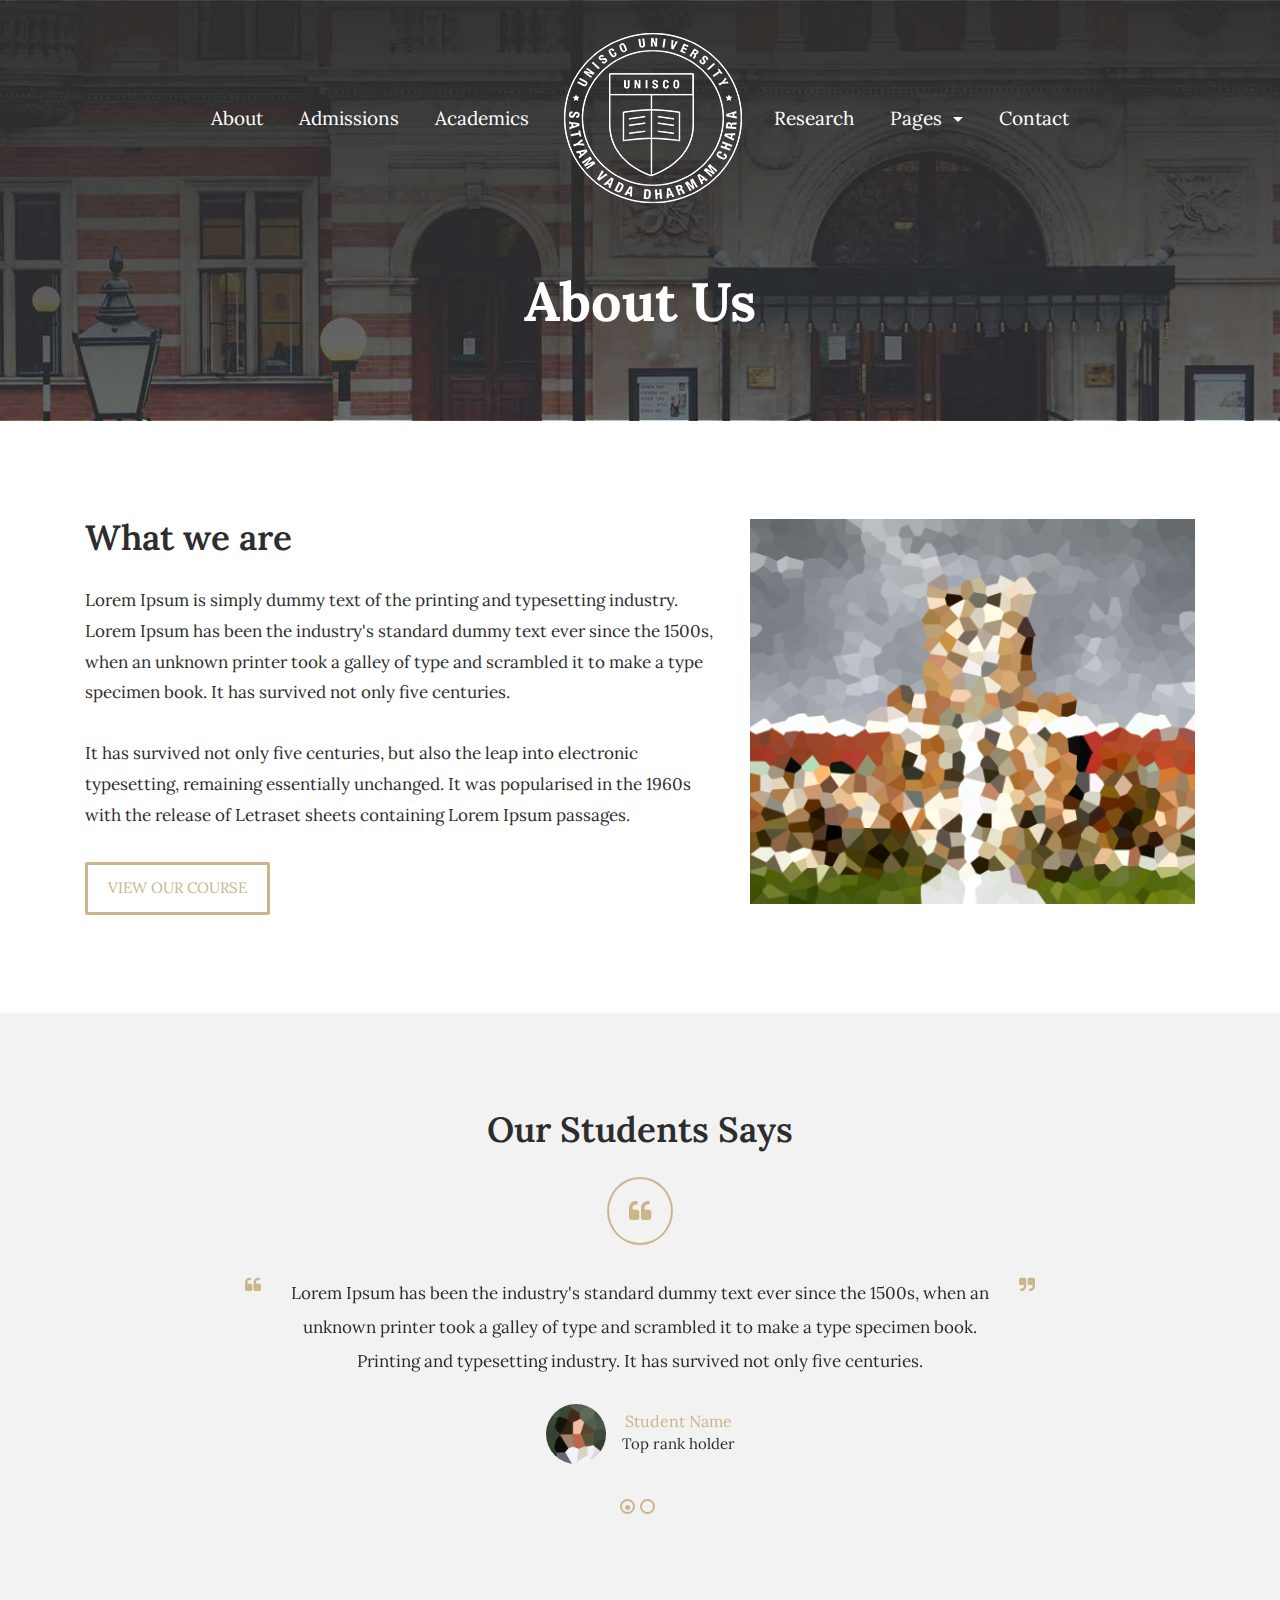
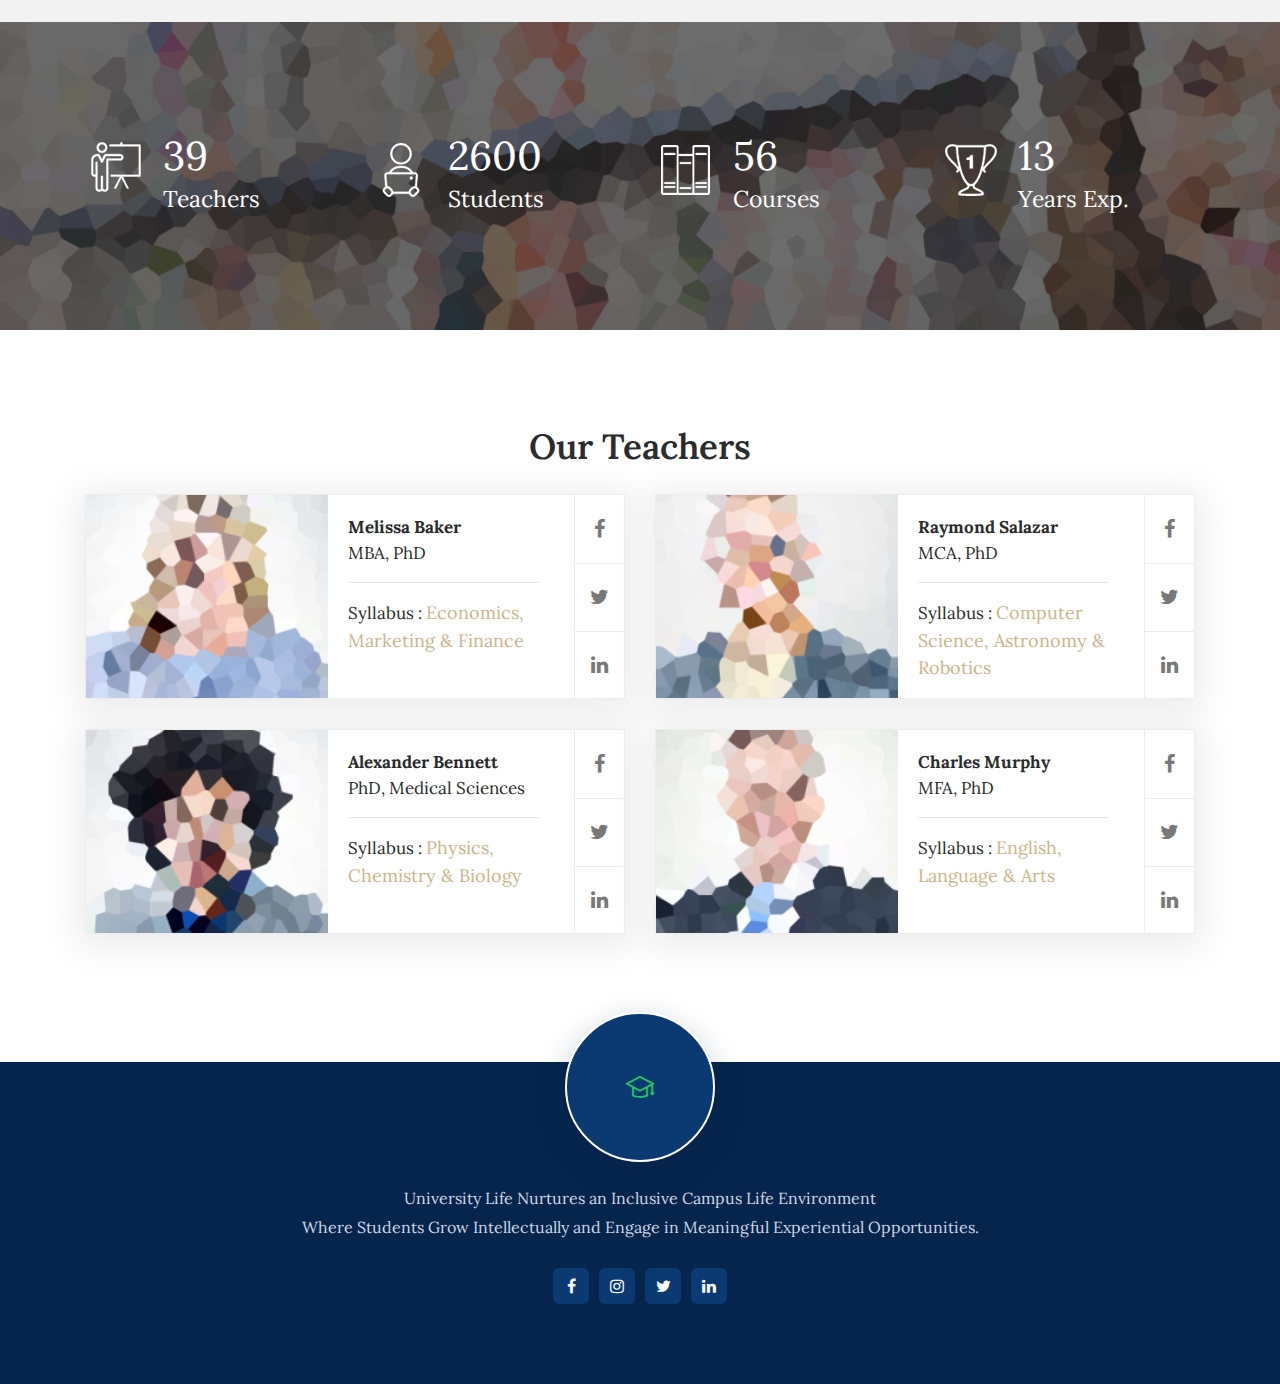
<file: about.html>
<!DOCTYPE html>
<html lang="en">

<head>
    <!-- Required meta tags -->
    <meta charset="utf-8">
    <meta name="viewport" content="width=device-width, initial-scale=1, shrink-to-fit=no">
    <title>Academy Of Intelligence</title>
    <!-- Bootstrap CSS -->
    <link rel="stylesheet" href="css/bootstrap.min.css">
    <!-- Google Fonts -->
    <link href="https://fonts.googleapis.com/css?family=Lora:400,700" rel="stylesheet">
    <!-- Font Awesome -->
    <link rel="stylesheet" href="css/font-awesome.min.css">
    <!-- Simple Line Font -->
    <link rel="stylesheet" href="css/simple-line-icons.css">
    <!-- Owl Carousel -->
    <link rel="stylesheet" href="css/slick.css">
    <link rel="stylesheet" href="css/slick-theme.css">
    <link rel="stylesheet" href="css/owl.carousel.min.css">
    <!-- Main CSS -->
    <link href="css/style.css" rel="stylesheet">
</head>

<body>
    <!-- ========================= ABOUT IMAGE =========================-->
    <div class="about_bg">
        <div class="container">
            <div class="row">
                <div class="col-md-12">
                    <a href="index.html"><img src="images/responsive-logo.png" class="responsive-logo img-fluid" alt="responsive-logo"></a>
                </div>
            </div>
            <div class="row">
                <div class="col-md-12">
                    <nav class="navbar navbar-toggleable-md navbar-light bg-faded">
                        <button class="navbar-toggler navbar-toggler-right" type="button" data-toggle="collapse" data-target="#navbarNavDropdown">
                            <span class="icon-menu"></span>
                        </button>
                        <div class="collapse navbar-collapse" id="navbarNavDropdown">
                            <ul class="navbar-nav">
                                <li class="nav-item">
                                    <a class="nav-link" href="about.html">About<span class="sr-only">(current)</span></a>
                                </li>
                                <li class="nav-item">
                                    <a class="nav-link" href="admission-form.html">Admissions</a>
                                </li>
                                <li class="nav-item">
                                    <a class="nav-link" href="academics.html">Academics</a>
                                </li>
                                <li class="nav-logo">
                                    <a href="index.html" class="navbar-brand"><img src="images/logo.png" class="img-fluid" alt="logo"></a>
                                </li>
                                <li class="nav-item">
                                    <a class="nav-link" href="research.html">Research</a>
                                </li>
                                <li class="nav-item dropdown">
                                    <a class="nav-link dropdown-toggle" href="#" data-toggle="dropdown" aria-haspopup="true" aria-expanded="false">
                                        Pages
                                    </a>
                                    <ul class="dropdown-menu">
                                     <li><a class="dropdown-item" href="index-2.html">Home Style Two</a></li>
                                            <li><a class="dropdown-item" href="index-video.html">Home Video</a></li>
                                        <li><a class="dropdown-item" href="blog.html">Blog</a></li>
                                        <li><a class="dropdown-item" href="blog-post.html">Blog Post</a></li>
                                        <li><a class="dropdown-item" href="index-landing-page.html">Landing Page</a></li>
                                        <li><a class="dropdown-item" href="events.html">Events</a></li>
                                        <li><a class="dropdown-item" href="course-detail.html">Course Details</a></li>
                                        <li><a class="dropdown-item" href="campus-life.html">Campus Life</a></li>
                                        <li><a class="dropdown-item" href="our-teachers.html">Our Teachers</a></li>
                                        <li><a class="dropdown-item" href="teachers-single.html">Teachers Single</a></li>
                                        <li><a class="dropdown-item" href="gallery.html">Gallery</a></li>  
                                        <li><a class="dropdown-item" href="shortcodes.html">Shortcodes</a></li>
                                        <li class="dropdown">
                                          <a class="dropdown-item dropdown-toggle" data-toggle="dropdown" aria-haspopup="true" aria-expanded="false" href="#">Others Pages</a>
                                          <ul class="dropdown-menu dropdown-menu1"> 
                                            <li><a class="dropdown-item" href="notice-board.html">Notice Board</a></li>
                                            <li><a class="dropdown-item" href="chairman-speech.html">Chairman Speech</a></li>
                                            <li><a class="dropdown-item" href="sample-page.html">Sample Page</a></li>
                                            <li><a class="dropdown-item" href="faq.html">FAQ</a></li>
                                            <li><a class="dropdown-item" href="login.html">Login</a></li>
                                            <li><a class="dropdown-item" href="sign-up.html">Sign Up</a></li>
                                            <li><a class="dropdown-item" href="coming-soon.html">Coming Soon</a></li> 
                                        </ul>
                                    </li>
                                </ul>
                            </li>
                            <li class="nav-item">
                                <a class="nav-link" href="contact.html">Contact</a>
                            </li>
                        </ul>
                    </div>
                </nav>
            </div>
        </div>
        <div class="row">
            <div class="col-md-12">
                <h1>About Us</h1>
            </div>
        </div>
    </div>
</div>
<!--//END ABOUT IMAGE -->
<!--============================= WELCOME TITLE =============================-->
<section class="welcome_about">
    <div class="container">
        <div class="row">
            <div class="col-md-7">
                <h2>What we are</h2>
                <p>Lorem Ipsum is simply dummy text of the printing and typesetting industry. Lorem Ipsum has been the industry's standard dummy text ever since the 1500s, when an unknown printer took a galley of type and scrambled it to make a type specimen book. It has survived not only five centuries.
                    <br>
                    <br> It has survived not only five centuries, but also the leap into electronic typesetting, remaining essentially unchanged. It was popularised in the 1960s with the release of Letraset sheets containing Lorem Ipsum passages.</p>
                    <a href="#" class="btn btn-default btn-about">VIEW OUR COURSE</a>
                </div>
                <div class="col-md-5">
                    <img src="images/welcome-img.jpg" class="img-fluid" alt="#">
                </div>
            </div>
        </div>
    </section>
    <!--//END WELCOME TITLE -->
    <!--============================= TESTIMONIAL =============================-->
    <section class="testimonial">
        <div class="container">
            <div class="row">
                <div class="col-md-12">
                    <h2>Our Students Says</h2>
                </div>
                <div class="col-md-12">
                    <div class="single-item">
                        <div class="quote">
                            <i class="fa fa-quote-left" aria-hidden="true"></i>
                            <p class="quote_text">Lorem Ipsum has been the industry's standard dummy text ever since the 1500s, when an unknown printer took a galley of type and scrambled it to make a type specimen book. Printing and typesetting industry. It has survived not only five centuries.</p>
                            <div class="testi-img_block">
                                <img src="images/testi-img.jpg" class="img-fluid" alt="#">
                                <p><span>Student Name</span> Top rank holder</p>
                            </div>
                        </div>
                        <div class="quote">
                            <i class="fa fa-quote-left" aria-hidden="true"></i>
                            <p class="quote_text">Lorem Ipsum has been the industry's standard dummy text ever since the 1500s, when an unknown printer took a galley of type and scrambled it to make a type specimen book. Printing and typesetting industry. </p>
                            <div class="testi-img_block">
                                <img src="images/testi-img.jpg" class="img-fluid" alt="#">
                                <p><span>Student Name</span> Top rank holder</p>
                            </div>
                        </div>
                    </div>
                </div>
            </div>
        </div>
    </section>
    <!--//END TESTIMONIAL -->
    <!--============================= DETAILED CHART =============================-->
    <div class="detailed_chart">
        <div class="container">
            <div class="row">
                <div class="col-xs-12 col-sm-6 col-md-3 chart_bottom">
                    <div class="chart-img">
                        <img src="images/chart-icon_1.png" class="img-fluid" alt="chart_icon">
                    </div>
                    <div class="chart-text">
                        <p><span class="counter">39</span> Teachers
                        </p>
                    </div>
                </div>
                <div class="col-xs-12 col-sm-6 col-md-3 chart_bottom chart_top">
                    <div class="chart-img">
                        <img src="images/chart-icon_2.png" class="img-fluid" alt="chart_icon">
                    </div>
                    <div class="chart-text">
                        <p><span class="counter">2600</span> Students
                        </p>
                    </div>
                </div>
                <div class="col-xs-12 col-sm-6 col-md-3 chart_top">
                    <div class="chart-img">
                        <img src="images/chart-icon_3.png" class="img-fluid" alt="chart_icon">
                    </div>
                    <div class="chart-text">
                        <p><span class="counter">56</span> Courses
                        </p>
                    </div>
                </div>
                <div class="col-xs-12 col-sm-6 col-md-3">
                    <div class="chart-img">
                        <img src="images/chart-icon_4.png" class="img-fluid" alt="chart_icon">
                    </div>
                    <div class="chart-text">
                        <p><span class="counter">13</span> Years Exp.</p>
                    </div>
                </div>
            </div>
        </div>
    </div>
    <!--//END DETAILED CHART -->
    <!--============================= OUR TEACHERS =============================-->
    <section class="our-teachers">
        <div class="container">
            <div class="row">
                <div class="col-md-12">
                    <h2>Our Teachers</h2>
                </div>
            </div>
            <div class="row">
                <div class="col-xs-12 col-sm-6 col-md-6">
                    <div class="our-teachers-block">
                        <img src="images/our-teachers_01.jpg" class="img-fluid teachers-img" alt="#">
                        <div class="teachers-description">
                            <p><strong>Melissa Baker</strong>
                                <br> MBA, PhD
                            </p>
                            <hr />
                            <p>Syllabus : <span>Economics, Marketing &amp; Finance</span></p>
                            <div class="social-icons">
                                <ul>
                                    <li><a href="#"><i class="fa fa-facebook" aria-hidden="true"></i></a></li>
                                    <li><a href="#"><i class="fa fa-twitter" aria-hidden="true"></i></a></li>
                                    <li><a href="#"><i class="fa fa-linkedin" aria-hidden="true"></i></a></li>
                                </ul>
                            </div>
                        </div>
                    </div>
                </div>
                <div class="col-xs-12 col-sm-6 col-md-6">
                    <div class="our-teachers-block">
                        <img src="images/our-teachers_02.jpg" class="img-fluid teachers-img" alt="#">
                        <div class="teachers-description">
                            <p><strong>Raymond Salazar</strong>
                                <br> MCA, PhD
                            </p>
                            <hr />
                            <p> Syllabus : <span>Computer Science, Astronomy &amp; Robotics</span></p>
                            <div class="social-icons">
                                <ul>
                                    <li><a href="#"><i class="fa fa-facebook" aria-hidden="true"></i></a></li>
                                    <li><a href="#"><i class="fa fa-twitter" aria-hidden="true"></i></a></li>
                                    <li><a href="#"><i class="fa fa-linkedin" aria-hidden="true"></i></a></li>
                                </ul>
                            </div>
                        </div>
                    </div>
                </div>
                <div class="col-xs-12 col-sm-6 col-md-6">
                    <div class="our-teachers-block">
                        <img src="images/our-teachers_03.jpg" class="img-fluid teachers-img" alt="#">
                        <div class="teachers-description">
                            <p><strong>Alexander Bennett</strong>
                                <br> PhD, Medical Sciences
                            </p>
                            <hr />
                            <p> Syllabus : <span>Physics, Chemistry &amp; Biology</span></p>
                            <div class="social-icons">
                                <ul>
                                    <li><a href="#"><i class="fa fa-facebook" aria-hidden="true"></i></a></li>
                                    <li><a href="#"><i class="fa fa-twitter" aria-hidden="true"></i></a></li>
                                    <li><a href="#"><i class="fa fa-linkedin" aria-hidden="true"></i></a></li>
                                </ul>
                            </div>
                        </div>
                    </div>
                </div>
                <div class="col-xs-12 col-sm-6 col-md-6">
                    <div class="our-teachers-block">
                        <img src="images/our-teachers_04.jpg" class="img-fluid teachers-img" alt="#">
                        <div class="teachers-description">
                            <p><strong>Charles Murphy</strong>
                                <br> MFA, PhD</p>
                                <hr />
                                <p> Syllabus : <span> English, Language &amp; Arts</span></p>
                                <div class="social-icons">
                                    <ul>
                                        <li><a href="#"><i class="fa fa-facebook" aria-hidden="true"></i></a></li>
                                        <li><a href="#"><i class="fa fa-twitter" aria-hidden="true"></i></a></li>
                                        <li><a href="#"><i class="fa fa-linkedin" aria-hidden="true"></i></a></li>
                                    </ul>
                                </div>
                            </div>
                        </div>
                    </div>
                </div>
                <!-- End row -->
            </div>
        </section>
        <!--//END OUR TEACHERS -->
        <!--============================= Instagram Feed =============================-->
        <div id="instafeed"></div>
        <!--//END Instagram feed JS -->
        <!--============================= FOOTER =============================-->
        <footer class="footer-minimal">
            <div class="container footer-minimal__inner">
                <div class="footer-minimal__icon">
                    <span class="icon-graduation" aria-hidden="true"></span>
                </div>
                <p class="footer-minimal__text">University Life Nurtures an Inclusive Campus Life Environment<br>Where Students Grow Intellectually and Engage in Meaningful Experiential Opportunities.</p>
                <ul class="footer-minimal__social">
                    <li><a href="#" aria-label="Facebook"><i class="fa fa-facebook"></i></a></li>
                    <li><a href="#" aria-label="Instagram"><i class="fa fa-instagram"></i></a></li>
                    <li><a href="#" aria-label="Twitter"><i class="fa fa-twitter"></i></a></li>
                    <li><a href="#" aria-label="LinkedIn"><i class="fa fa-linkedin"></i></a></li>
                </ul>
            </div>
        </footer>
        <!--//END FOOTER -->
                <!-- jQuery, Bootstrap JS. -->
                <script src="js/jquery.min.js"></script>
                <script src="js/tether.min.js"></script>
                <script src="js/bootstrap.min.js"></script>
                <!-- Plugins -->
                <script src="js/slick.min.js"></script>
                <script src="js/waypoints.min.js"></script>
                <script src="js/counterup.min.js"></script>
                <script src="js/instafeed.min.js"></script>
                <script src="js/owl.carousel.min.js"></script>
                <script src="js/validate.js"></script>
                <script src="js/tweetie.min.js"></script>
                <!-- Subscribe -->
                <script src="js/subscribe.js"></script>
                <!-- Script JS -->
                <script src="js/script.js"></script>
            </body>

            </html>
</file>
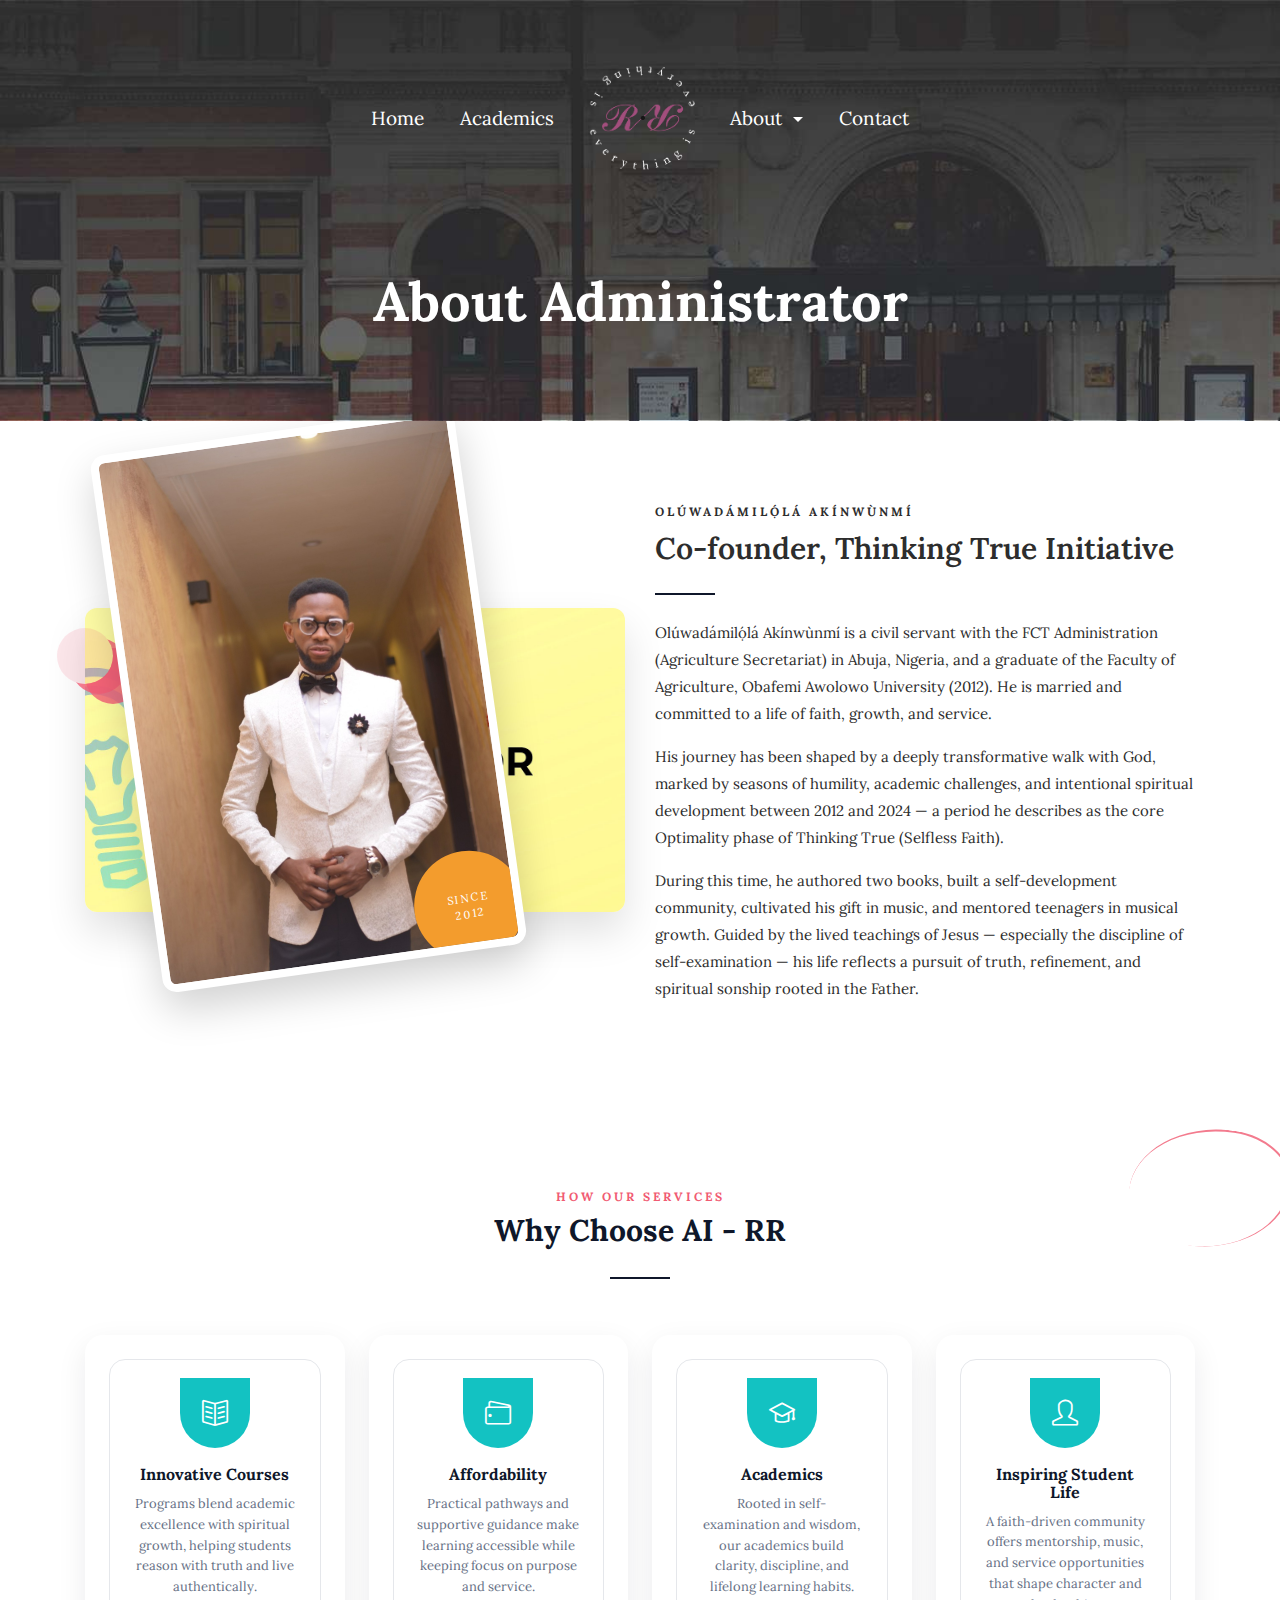
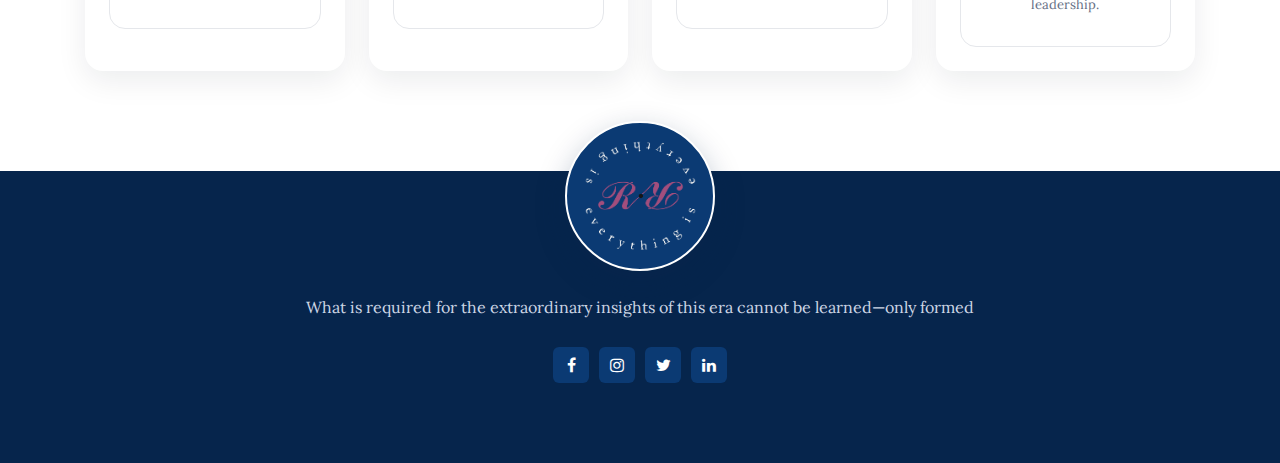
<file: admin.html>
<!DOCTYPE html>
<html lang="en">

<head>
    <!-- Required meta tags -->
    <meta charset="utf-8">
    <meta name="viewport" content="width=device-width, initial-scale=1, shrink-to-fit=no">
    <title>Academy Of Intelligence</title>
    <!-- Bootstrap CSS -->
    <link rel="stylesheet" href="css/bootstrap.min.css">
    <!-- Google Fonts -->
    <link href="https://fonts.googleapis.com/css?family=Lora:400,700" rel="stylesheet">
    <!-- Font Awesome -->
    <link rel="stylesheet" href="css/font-awesome.min.css">
    <!-- Simple Line Font -->
    <link rel="stylesheet" href="css/simple-line-icons.css">
    <!-- Owl Carousel -->
    <link rel="stylesheet" href="css/slick.css">
    <link rel="stylesheet" href="css/slick-theme.css">
    <link rel="stylesheet" href="css/owl.carousel.min.css">
    <!-- Main CSS -->
    <link href="css/style.css" rel="stylesheet">
    <style>
    @media (max-width: 767px) {
        .navbar {
            display: flex !important;
            align-items: center !important;
            justify-content: space-between !important;
            padding: 0 12px !important;
        }
        .navbar-brand {
            margin: 0 !important;
            padding: 0 !important;
            display: flex !important;
            align-items: center !important;
        }
        .navbar-toggler {
            margin-left: 0 !important;
            align-self: center !important;
            display: block !important;
            margin-top: 55px !important;
            height: 48px !important;
            display: flex !important;
            align-items: center !important;
            justify-content: center !important;
        }
        .navbar-brand img {
            height: 48px !important;
            width: auto !important;
        }
        /* hide inline nav logo on mobile */
        .nav-logo { display: none !important; }
    }
    </style>
</head>

<body>
    <!-- ========================= ABOUT IMAGE =========================-->
    <div class="about_bg">
        <div class="container">
            <div class="row">
                <div class="col-md-12">
                    <a href="index.html"><img src="images/logonew.png" class="responsive-logo img-fluid" alt="responsive-logo"></a>
                </div>
            </div>
            <div class="row">
                <div class="col-md-12">
                    <nav class="navbar navbar-toggleable-md navbar-light bg-faded">
                        <button class="navbar-toggler navbar-toggler-right" type="button" data-toggle="collapse" data-target="#navbarNavDropdown">
                            <span class="icon-menu"></span>
                        </button>
                        <div class="collapse navbar-collapse" id="navbarNavDropdown">
                             <ul class="navbar-nav">
                                <li class="nav-item">
                                    <a class="nav-link" href="index.html">Home<span class="sr-only">(current)</span></a>
                                </li>
                                
                                <li class="nav-item">
                                    <a class="nav-link" href="index-2.html">Academics</a>
                                </li>
                                <li class="nav-logo">
                                    <a href="index.html" class="navbar-brand"><img src="images/logonew.png" class="img-fluid" alt="logo" style="max-width: 140px; height: auto;"></a>
                                </li>
                               
                                <li class="nav-item dropdown">
                                    <a class="nav-link dropdown-toggle" href="#" data-toggle="dropdown" aria-haspopup="true" aria-expanded="false">
                                        About
                                    </a>
                                    <ul class="dropdown-menu">
                                        <li><a class="dropdown-item" href="academics.html">Courses</a></li>
                                        <li><a class="dropdown-item" href="admin.html">Administrator</a></li>  
                                </ul>
                            </li>
                            <li class="nav-item">
                                <a class="nav-link" href="contact.html">Contact</a>
                            </li>
                        </ul>
                    </div>
                </nav>
            </div>
        </div>
        <div class="row">
            <div class="col-md-12">
                <h1>About Administrator</h1>
            </div>
        </div>
    </div>
</div>
<!--//END ABOUT IMAGE -->
<!--============================= WELCOME TITLE =============================-->
<style>
    @keyframes slideInLeft {
        from {
            opacity: 0;
            transform: translateX(-60px);
        }
        to {
            opacity: 1;
            transform: translateX(0);
        }
    }
    @keyframes slideInRight {
        from {
            opacity: 0;
            transform: translateX(60px);
        }
        to {
            opacity: 1;
            transform: translateX(0);
        }
    }
    .slide-left {
        animation: slideInLeft 1s ease-out forwards;
    }
    .slide-right {
        animation: slideInRight 1s ease-out forwards;
    }
    .about-feature {
        background: #ffffff;
        padding: 80px 0;
        position: relative;
        overflow: hidden;
    }
    .about-media {
        position: relative;
        padding: 20px 0;
    }
    .about-media__main {
        width: 100%;
        border-radius: 12px;
        display: block;
        box-shadow: 0 20px 40px rgba(0, 0, 0, 0.12);
    }
    .about-media__card {
        position: absolute;
        bottom: -40px;
        left: 40px;
        width: 68%;
        transform: rotate(-8deg);
        border-radius: 14px;
        overflow: hidden;
        box-shadow: 0 18px 40px rgba(0, 0, 0, 0.18);
        border: 8px solid #ffffff;
        background: #ffffff;
    }
    .about-media__card img {
        width: 100%;
        display: block;
    }
    .about-media__badge {
        position: absolute;
        bottom: -18px;
        right: -10px;
        width: 110px;
        height: 110px;
        border-radius: 50%;
        background: #f39c2d;
        color: #ffffff;
        font-size: 11px;
        letter-spacing: 2px;
        text-transform: uppercase;
        display: flex;
        align-items: center;
        justify-content: center;
        text-align: center;
    }
    .about-scribble {
        position: absolute;
        left: -28px;
        top: 40px;
        width: 56px;
        height: 56px;
        border-radius: 50%;
        background: rgba(244, 92, 118, 0.15);
        box-shadow: 14px 10px 0 rgba(244, 92, 118, 0.8), 28px 20px 0 rgba(244, 92, 118, 0.8);
    }
    .about-copy__eyebrow {
        color: #f15b72;
        font-size: 12px;
        letter-spacing: 3px;
        text-transform: uppercase;
        margin-bottom: 10px;
        font-weight: 700;
    }
    .about-copy__title {
        font-size: 30px;
        font-weight: 700;
        color: #0f172a;
        margin-bottom: 14px;
    }
    .about-copy__line {
        width: 60px;
        height: 2px;
        background: #0f172a;
        display: inline-block;
        margin-bottom: 18px;
    }
    .about-copy__text {
        color: #4b5563;
        font-size: 15px;
        line-height: 1.8;
        margin-bottom: 16px;
    }
    .about-copy__list {
        border-top: 1px solid #e5e7eb;
        border-bottom: 1px solid #e5e7eb;
        padding: 16px 0;
        margin: 20px 0 24px;
    }
    .about-copy__list p {
        margin: 0;
        font-weight: 600;
        color: #1f2937;
        font-size: 14px;
    }
    .about-copy__cta {
        background: #f39c2d;
        color: #ffffff;
        border-radius: 4px;
        padding: 12px 28px;
        font-weight: 700;
        display: inline-flex;
        align-items: center;
        gap: 8px;
        text-decoration: none;
    }
    .about-copy__cta:hover {
        color: #ffffff;
        background: #ea8d1d;
    }
    .why-choose {
        background: #ffffff;
        padding: 90px 0 100px;
        position: relative;
        overflow: hidden;
    }
    .why-choose__scribble {
        position: absolute;
        right: -10px;
        top: 30px;
        width: 160px;
        height: 120px;
        border: 2px solid #f15b72;
        border-left: none;
        border-bottom: none;
        border-radius: 60% 40% 60% 40% / 60% 40% 60% 40%;
        transform: rotate(8deg);
        opacity: 0.8;
    }
    .why-choose__header {
        text-align: center;
        margin-bottom: 50px;
    }
    .why-choose__eyebrow {
        text-transform: uppercase;
        letter-spacing: 3px;
        font-size: 12px;
        color: #f15b72;
        font-weight: 700;
        margin-bottom: 8px;
    }
    .why-choose__title {
        font-size: 30px;
        font-weight: 700;
        color: #0f172a;
        margin-bottom: 14px;
    }
    .why-choose__line {
        display: inline-block;
        width: 60px;
        height: 2px;
        background: #0f172a;
    }
    .why-choose__grid {
        display: grid;
        grid-template-columns: repeat(4, minmax(0, 1fr));
        gap: 24px;
    }
    .why-choose__card {
        background: #ffffff;
        border-radius: 18px;
        padding: 24px;
        box-shadow: 0 10px 30px rgba(15, 23, 42, 0.08);
        transition: transform 0.25s ease, box-shadow 0.25s ease;
    }
    .why-choose__card-inner {
        border: 1px solid #e5e7eb;
        border-radius: 16px;
        padding: 28px 22px 30px;
        text-align: center;
    }
    .why-choose__icon {
        width: 70px;
        height: 70px;
        margin: -10px auto 18px;
        border-radius: 0 0 40px 40px;
        background: #13c2c2;
        display: flex;
        align-items: center;
        justify-content: center;
        transition: background 0.25s ease;
    }
    .why-choose__icon span {
        color: #ffffff;
        font-size: 26px;
    }
    .why-choose__card h3 {
        font-size: 16px;
        font-weight: 700;
        margin-bottom: 10px;
        color: #0f172a;
    }
    .why-choose__card p {
        font-size: 13px;
        line-height: 1.6;
        color: #667085;
        margin: 0;
    }
    .why-choose__card:hover {
        transform: translateY(-6px);
        box-shadow: 0 16px 40px rgba(15, 23, 42, 0.12);
    }
    .why-choose__card:hover .why-choose__icon {
        background: #f39c2d;
    }
    @media (max-width: 991px) {
        .why-choose__grid {
            grid-template-columns: repeat(2, minmax(0, 1fr));
        }
    }
    @media (max-width: 575px) {
        .why-choose__grid {
            grid-template-columns: 1fr;
        }
    }
    @media (max-width: 991px) {
        .about-media__card {
            position: relative;
            width: 85%;
            left: 0;
            margin: -40px auto 0;
            transform: rotate(-4deg);
        }
        .about-media__badge {
            right: 10px;
        }
    }
    @media (max-width: 767px) {
        .slide-right {
            margin-top: 80px;
        }
    }
</style>
<section class="welcome_about about-feature">
    <div class="container">
        <div class="row align-items-center">
            <div class="col-lg-6 slide-left">
                <div class="about-media">
                    <span class="about-scribble" aria-hidden="true"></span>
                    <img src="images/administrator.jpg" class="about-media__main" alt="Campus students">
                    <div class="about-media__card">
                        <img src="images/WhatsApp Image 2026-02-10 at 9.14.23 PM.jpeg" alt="Olúwadámilọ́lá Akínwùnmí">
                        <div class="about-media__badge">since<br>2012</div>
                    </div>
                </div>
            </div>
            <div class="col-lg-6 slide-right">
                <p class="about-copy__eyebrow">Olúwadámilọ́lá Akínwùnmí</p>
                <h2 class="about-copy__title">Co-founder, Thinking True Initiative</h2>
                <span class="about-copy__line"></span>
                <p class="about-copy__text">Olúwadámilọ́lá Akínwùnmí is a civil servant with the FCT Administration (Agriculture Secretariat) in Abuja, Nigeria, and a graduate of the Faculty of Agriculture, Obafemi Awolowo University (2012). He is married and committed to a life of faith, growth, and service.</p>
                <p class="about-copy__text">His journey has been shaped by a deeply transformative walk with God, marked by seasons of humility, academic challenges, and intentional spiritual development between 2012 and 2024 — a period he describes as the core Optimality phase of Thinking True (Selfless Faith).</p>
                <p class="about-copy__text">During this time, he authored two books, built a self-development community, cultivated his gift in music, and mentored teenagers in musical growth. Guided by the lived teachings of Jesus — especially the discipline of self-examination — his life reflects a pursuit of truth, refinement, and spiritual sonship rooted in the Father.</p>
            </div>
        </div>
    </div>
</section>
    <!--//END WELCOME TITLE -->
    <!--============================= CORE VALUES =============================-->
    <section class="why-choose">
        <span class="why-choose__scribble" aria-hidden="true"></span>
        <div class="container">
            <div class="why-choose__header">
                <p class="why-choose__eyebrow">How our services</p>
                <h2 class="why-choose__title">Why Choose AI - RR</h2>
                <span class="why-choose__line"></span>
            </div>
            <div class="why-choose__grid">
                <div class="why-choose__card">
                    <div class="why-choose__card-inner">
                        <div class="why-choose__icon"><span class="icon-book-open"></span></div>
                        <h3>Innovative Courses</h3>
                        <p>Programs blend academic excellence with spiritual growth, helping students reason with truth and live authentically.</p>
                    </div>
                </div>
                <div class="why-choose__card">
                    <div class="why-choose__card-inner">
                        <div class="why-choose__icon"><span class="icon-wallet"></span></div>
                        <h3>Affordability</h3>
                        <p>Practical pathways and supportive guidance make learning accessible while keeping focus on purpose and service.</p>
                    </div>
                </div>
                <div class="why-choose__card">
                    <div class="why-choose__card-inner">
                        <div class="why-choose__icon"><span class="icon-graduation"></span></div>
                        <h3>Academics</h3>
                        <p>Rooted in self-examination and wisdom, our academics build clarity, discipline, and lifelong learning habits.</p>
                    </div>
                </div>
                <div class="why-choose__card">
                    <div class="why-choose__card-inner">
                        <div class="why-choose__icon"><span class="icon-user"></span></div>
                        <h3>Inspiring Student Life</h3>
                        <p>A faith-driven community offers mentorship, music, and service opportunities that shape character and leadership.</p>
                    </div>
                </div>
            </div>
        </div>
    </section>
    <!--//END CORE VALUES -->
    
        <!--============================= Instagram Feed =============================-->
        <div id="instafeed"></div>
        <!--//END Instagram feed JS -->
        <!--============================= FOOTER =============================-->
         <footer class="footer-minimal">
        <div class="container footer-minimal__inner">
            <div class="footer-minimal__icon">
                <img src="images/logonew.png" class="img-fluid" alt="logo">
            </div>
            <p class="footer-minimal__text">What is required for the extraordinary insights of this era cannot be learned—only formed<br></p>
            <ul class="footer-minimal__social">
                <li><a href="#" aria-label="Facebook"><i class="fa fa-facebook"></i></a></li>
                <li><a href="#" aria-label="Instagram"><i class="fa fa-instagram"></i></a></li>
                <li><a href="#" aria-label="Twitter"><i class="fa fa-twitter"></i></a></li>
                <li><a href="#" aria-label="LinkedIn"><i class="fa fa-linkedin"></i></a></li>
            </ul>
        </div>
    </footer>
        <!--//END FOOTER -->
                <!-- jQuery, Bootstrap JS. -->
                <script src="js/jquery.min.js"></script>
                <script src="js/tether.min.js"></script>
                <script src="js/bootstrap.min.js"></script>
                <!-- Plugins -->
                <script src="js/slick.min.js"></script>
                <script src="js/waypoints.min.js"></script>
                <script src="js/counterup.min.js"></script>
                <script src="js/instafeed.min.js"></script>
                <script src="js/owl.carousel.min.js"></script>
                <script src="js/validate.js"></script>
                <script src="js/tweetie.min.js"></script>
                <!-- Subscribe -->
                <script src="js/subscribe.js"></script>
                <!-- Script JS -->
                <script src="js/script.js"></script>
            </body>

            </html>
</file>
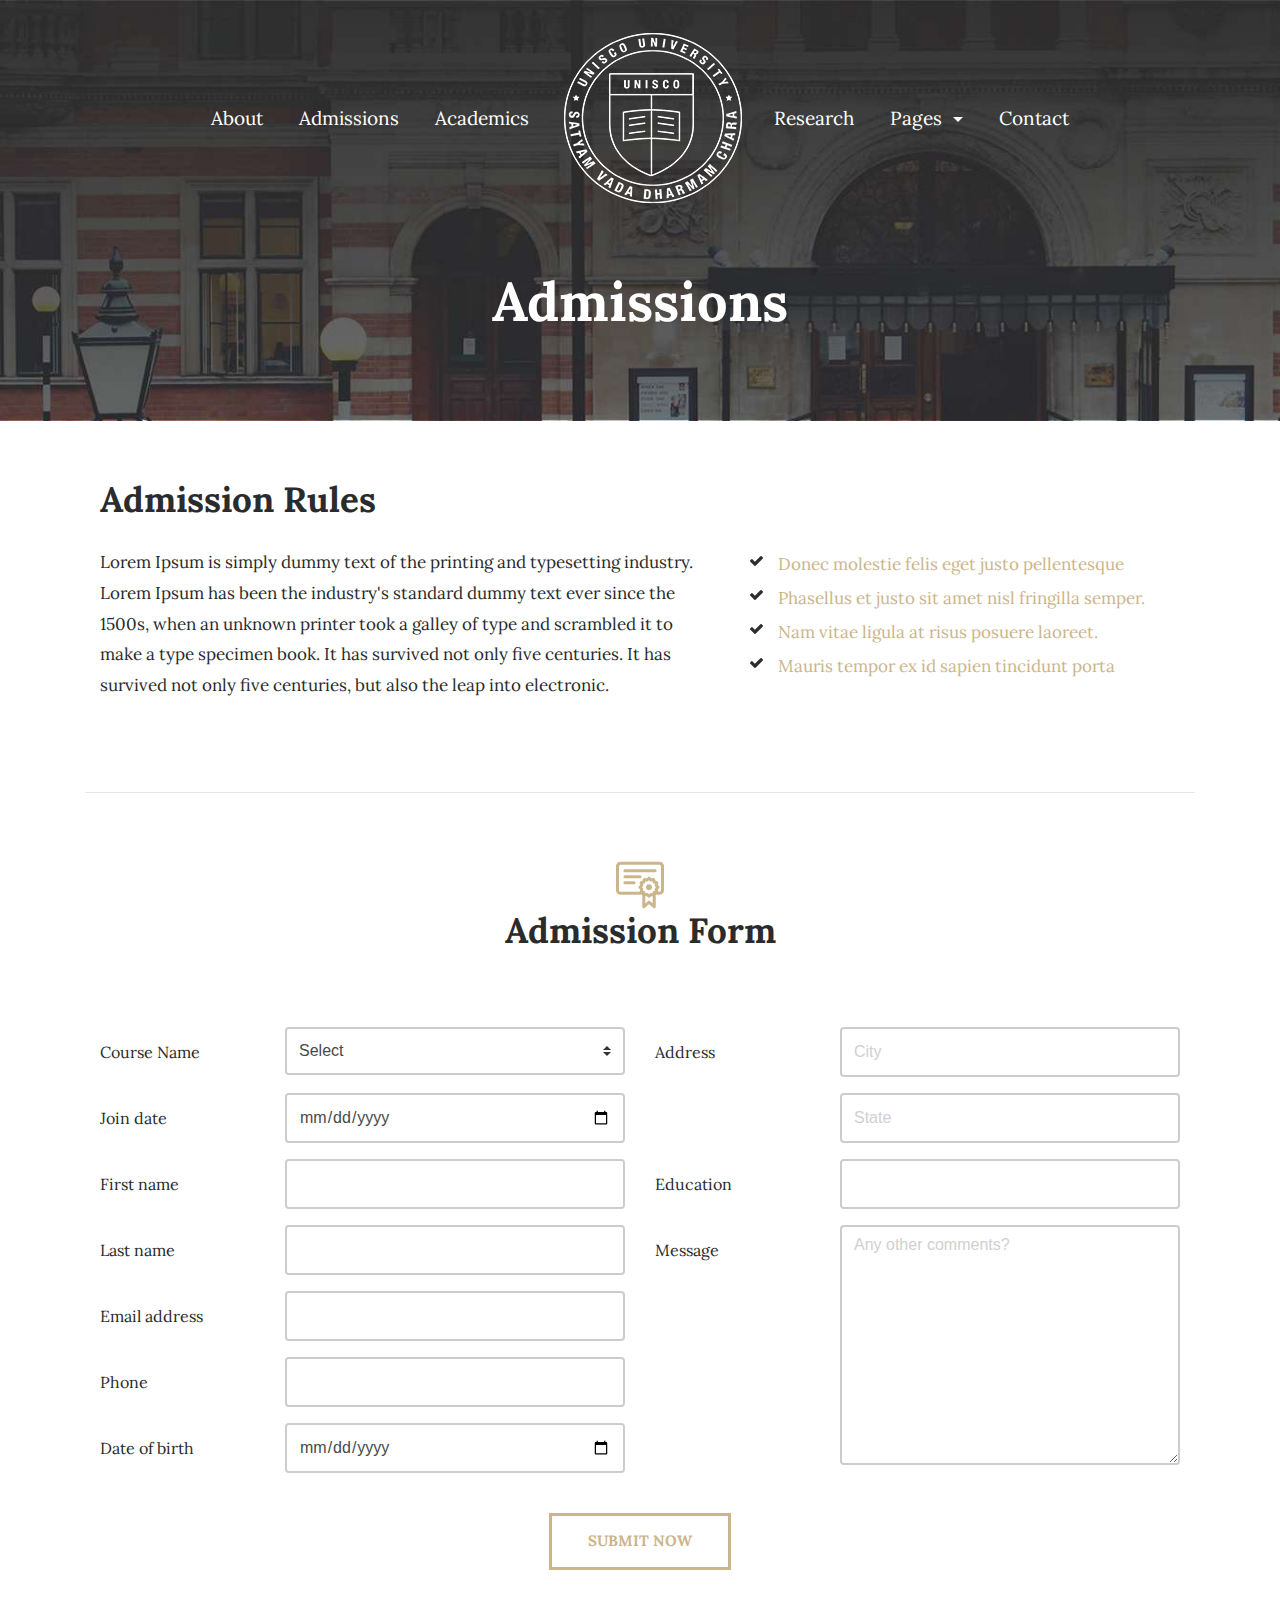
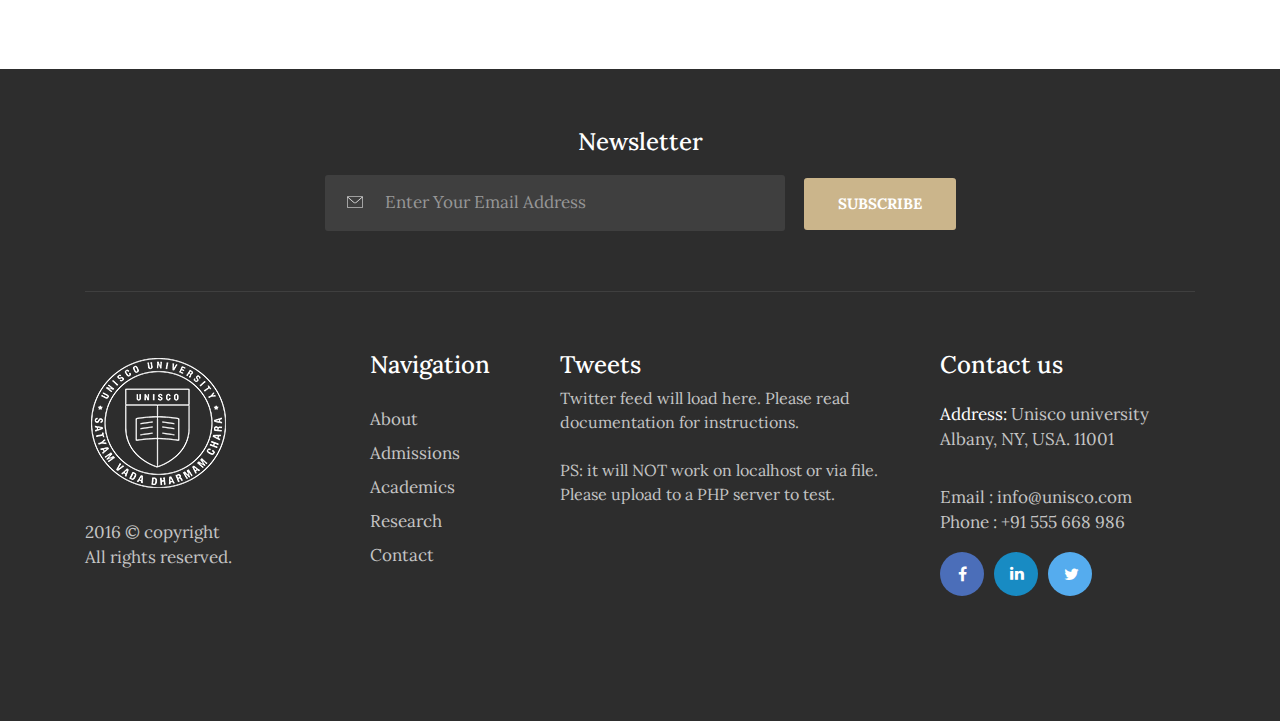
<file: admission-form.html>
<!DOCTYPE html>
<html lang="en">

<head>
    <!-- Required meta tags -->
    <meta charset="utf-8">
    <meta name="viewport" content="width=device-width, initial-scale=1, shrink-to-fit=no">
    <title>Academy Of Intelligence</title>
    <!-- Bootstrap CSS -->
    <link rel="stylesheet" href="css/bootstrap.min.css">
    <!-- Google Fonts -->
    <link href="https://fonts.googleapis.com/css?family=Lora:400,700" rel="stylesheet">
    <!-- Font Awesome -->
    <link rel="stylesheet" href="css/font-awesome.min.css">
    <!-- Simple Line Font -->
    <link rel="stylesheet" href="css/simple-line-icons.css">
    <!-- Owl Carousel -->
    <link rel="stylesheet" href="css/owl.carousel.min.css">
    <!-- Main CSS -->
    <link href="css/style.css" rel="stylesheet">
</head>

<body>
    <!-- ========================= ABOUT IMAGE =========================-->
    <div class="about_bg">
        <div class="container">
            <div class="row">
                <div class="col-md-12">
                    <a href="index.html"><img src="images/responsive-logo.png" class="responsive-logo img-fluid" alt="responsive-logo"></a>
                </div>
            </div>
            <div class="row">
                <div class="col-md-12">
                    <nav class="navbar navbar-toggleable-md navbar-light bg-faded">
                        <button class="navbar-toggler navbar-toggler-right" type="button" data-toggle="collapse" data-target="#navbarNavDropdown">
                            <span class="icon-menu"></span>
                        </button>
                        <div class="collapse navbar-collapse" id="navbarNavDropdown">
                            <ul class="navbar-nav">
                                <li class="nav-item">
                                    <a class="nav-link" href="about.html">About<span class="sr-only">(current)</span></a>
                                </li>
                                <li class="nav-item">
                                    <a class="nav-link" href="admission-form.html">Admissions</a>
                                </li>
                                <li class="nav-item">
                                    <a class="nav-link" href="academics.html">Academics</a>
                                </li>
                                <li class="nav-logo">
                                    <a href="index.html" class="navbar-brand"><img src="images/logo.png" class="img-fluid" alt="logo"></a>
                                </li>
                                <li class="nav-item">
                                    <a class="nav-link" href="research.html">Research</a>
                                </li>
                                <li class="nav-item dropdown">
                                    <a class="nav-link dropdown-toggle" href="#" data-toggle="dropdown" aria-haspopup="true" aria-expanded="false">
                                        Pages
                                    </a>
                                    <ul class="dropdown-menu">
                                        <li><a class="dropdown-item" href="index-2.html">Home Style Two</a></li>
                                        <li><a class="dropdown-item" href="index-video.html">Home Video</a></li>
                                        <li><a class="dropdown-item" href="blog.html">Blog</a></li>
                                        <li><a class="dropdown-item" href="blog-post.html">Blog Post</a></li>
                                        <li><a class="dropdown-item" href="index-landing-page.html">Landing Page</a></li>
                                        <li><a class="dropdown-item" href="events.html">Events</a></li>
                                        <li><a class="dropdown-item" href="course-detail.html">Course Details</a></li>
                                        <li><a class="dropdown-item" href="campus-life.html">Campus Life</a></li>
                                        <li><a class="dropdown-item" href="our-teachers.html">Our Teachers</a></li>
                                        <li><a class="dropdown-item" href="teachers-single.html">Teachers Single</a></li>
                                        <li><a class="dropdown-item" href="gallery.html">Gallery</a></li>
                                        <li><a class="dropdown-item" href="shortcodes.html">Shortcodes</a></li>
                                        <li class="dropdown">
                                            <a class="dropdown-item dropdown-toggle" data-toggle="dropdown" aria-haspopup="true" aria-expanded="false" href="#">Others Pages</a>
                                            <ul class="dropdown-menu dropdown-menu1">
                                                <li><a class="dropdown-item" href="notice-board.html">Notice Board</a></li>
                                                <li><a class="dropdown-item" href="chairman-speech.html">Chairman Speech</a></li>
                                                <li><a class="dropdown-item" href="sample-page.html">Sample Page</a></li>
                                                <li><a class="dropdown-item" href="faq.html">FAQ</a></li>
                                                <li><a class="dropdown-item" href="login.html">Login</a></li>
                                                <li><a class="dropdown-item" href="sign-up.html">Sign Up</a></li>
                                                <li><a class="dropdown-item" href="coming-soon.html">Coming Soon</a></li>
                                            </ul>
                                        </li>
                                    </ul>
                                </li>
                                <li class="nav-item">
                                    <a class="nav-link" href="contact.html">Contact</a>
                                </li>
                            </ul>
                        </div>
                    </nav>
                </div>
            </div>
            <div class="row">
                <div class="col-md-12">
                    <h1>Admissions</h1>
                </div>
            </div>
        </div>
    </div>
    <!--//END ABOUT IMAGE -->
    <div class="container">
        <!--============================= ADMISSION FORM RULES =============================-->
        <section class="admission-form_rules">
            <div class="container">
                <div class="row">
                    <div class="col-md-7 admission-form_mr">
                        <h2>Admission Rules</h2>
                        <p>Lorem Ipsum is simply dummy text of the printing and typesetting industry. Lorem Ipsum has been the industry's standard dummy text ever since the 1500s, when an unknown printer took a galley of type and scrambled it to make a type specimen book. It has survived not only five centuries. It has survived not only five centuries, but also the leap into electronic.</p>
                    </div>
                    <div class="col-md-5 admission-form_mr">
                        <ul class="admission-form_listed">
                            <li>Donec molestie felis eget justo pellentesque</li>
                            <li>Phasellus et justo sit amet nisl fringilla semper.</li>
                            <li>Nam vitae ligula at risus posuere laoreet.</li>
                            <li>Mauris tempor ex id sapien tincidunt porta</li>
                        </ul>
                    </div>
                </div>
            </div>
        </section>
        <!--//END ADMISSION FORM RULES -->
        <hr />
        <!-- ================ ADMISSION FORM BADGE ================-->
        <section class="admission_form">
            <div class="container">
                <div class="row">
                    <div class="col-md-12 my-5">
                        <img src="images/badge-icon.png" class="img-fluid" alt="#">
                        <h2>Admission Form</h2>
                    </div>
                </div>
                <form action="php/admission.php" method="post" id="admissionform">
                    <div class="row">
                        <div class="col-md-6">
                            <div class="row form-group">
                                <div class="col-lg-4">
                                    <label>
                                        Course Name</label>
                                </div>
                                <div class="col-lg-8">
                                    <select class="form-control custom-select" name="course" required>
                                        <option selected="" value="">Select</option>
                                        <option value="select">One</option>
                                        <option value="select">Two</option>
                                        <option value="select">Three</option>
                                        <option value="select">Four</option>
                                    </select>
                                </div>
                            </div>
                            <div class="row form-group">
                                <div class="col-lg-4">
                                    <label>
                                        Join date</label>
                                </div>
                                <div class="col-lg-8">
                                    <input type="date" name="join" class="form-control" required>
                                </div>
                            </div>
                            <div class="row form-group">
                                <div class="col-lg-4">
                                    <label>
                                        First name</label>
                                </div>
                                <div class="col-lg-8">
                                    <input type="text" name="first_name" class="form-control" required>
                                </div>
                            </div>
                            <div class="row form-group">
                                <div class="col-lg-4">
                                    <label>
                                        Last name</label>
                                </div>
                                <div class="col-lg-8">
                                    <input type="text" name="last_name" class="form-control" required>
                                </div>
                            </div>
                            <div class="row form-group">
                                <div class="col-lg-4">
                                    <label>
                                        Email address</label>
                                </div>
                                <div class="col-lg-8">
                                    <input type="email" name="email" class="form-control" required>
                                </div>
                            </div>
                            <div class="row form-group">
                                <div class="col-lg-4">
                                    <label>
                                        Phone</label>
                                </div>
                                <div class="col-lg-8">
                                    <input type="text" name="phone" class="form-control">
                                </div>
                            </div>
                            <div class="row form-group">
                                <div class="col-lg-4">
                                    <label>
                                        Date of birth </label>
                                </div>
                                <div class="col-lg-8">
                                    <input type="date" name="dob" class="form-control" required>
                                </div>
                            </div>
                        </div>
                        <div class="col-md-6">
                            <div class="row form-group">
                                <div class="col-lg-4">
                                    <label>
                                        Address</label>
                                </div>
                                <div class="col-lg-8">
                                    <div class="form-group">
                                        <input type="text" name="address1" class="form-control" placeholder="City" required>
                                    </div>
                                    <div class="form-group mb-0">
                                        <input type="text" name="address2" class="form-control" placeholder="State" required>
                                    </div>
                                </div>
                            </div>
                            <div class="row form-group">
                                <div class="col-lg-4">
                                    <label>
                                        Education</label>
                                </div>
                                <div class="col-lg-8">
                                    <input type="text" name="education" class="form-control" required>
                                </div>
                            </div>
                            <div class="row form-group">
                                <div class="col-lg-4">
                                    <label>
                                        Message</label>
                                </div>
                                <div class="col-lg-8">
                                    <textarea class="form-control" name="message" placeholder="Any other comments?" rows="11"></textarea>
                                </div>
                            </div>
                        </div>
                    </div>
                    <div class="row">
                        <div class="col-md-12 text-center">
                            <button type="submit" class="btn btn-default btn-courses mt-4" id="js-admission-btn">Submit Now</button>
                        </div>
                        <div class="col-md-12">
                            <div id="js-admission-result" data-success-msg="Success, Your application has been sent" data-error-msg="Oops! Something went wrong"></div>
                            <!-- // end #js-admission-result -->
                        </div>
                    </div>
                </form>
            </div>
        </section>
        <!--//END ADMISSION FORM BADGE -->
    </div>
    <!-- // end .container -->
    <!--============================= Instagram Feed =============================-->
    <div id="instafeed"></div>
    <!--//END Instagram feed JS -->
    <!--============================= FOOTER =============================-->
    <footer>
        <div class="container">
            <div class="row">
                <div class="col-md-12">
                    <div class="subscribe">
                        <h3>Newsletter</h3>
                        <form id="subscribeform" action="php/subscribe.php" method="post">
                            <input class="signup_form" type="text" name="email" placeholder="Enter Your Email Address">
                            <button type="submit" class="btn btn-warning" id="js-subscribe-btn">SUBSCRIBE</button>
                            <div id="js-subscribe-result" data-success-msg="Success, Please check your email." data-error-msg="Oops! Something went wrong"></div>
                            <!-- // end #js-subscribe-result -->
                        </form>
                    </div>
                </div>
            </div>
            <div class="row">
                <div class="col-md-3">
                    <div class="foot-logo">
                        <a href="index.html">
                                                                <img src="images/footer-logo.png" class="img-fluid" alt="footer_logo">
                                                            </a>
                        <p>2016 © copyright
                            <br> All rights reserved.</p>
                    </div>
                </div>
                <div class="col-md-2">
                    <div class="sitemap">
                        <h3>Navigation</h3>
                        <ul>
                            <li><a href="about.html">About</a></li>
                            <li><a href="admission-form.html">Admissions </a></li>
                            <li><a href="admission.html">Academics</a></li>
                            <li><a href="research.html">Research</a></li>
                            <li><a href="contact.html">Contact</a></li>
                        </ul>
                    </div>
                </div>
                <div class="col-md-4">
                    <div class="tweet_box">
                        <h3>Tweets</h3>
                        <div class="tweet-wrap">
                            <div class="tweet"></div>
                            <!-- // end .tweet -->
                        </div>
                    </div>
                </div>
                <div class="col-md-3">
                    <div class="address">
                        <h3>Contact us</h3>
                        <p><span>Address: </span> Unisco university Albany, NY, USA. 11001</p>
                        <p>Email : info@unisco.com
                            <br> Phone : +91 555 668 986</p>
                        <ul class="footer-social-icons">
                            <li><a href="#"><i class="fa fa-facebook fa-fb" aria-hidden="true"></i></a></li>
                            <li><a href="#"><i class="fa fa-linkedin fa-in" aria-hidden="true"></i></a></li>
                            <li><a href="#"><i class="fa fa-twitter fa-tw" aria-hidden="true"></i></a></li>
                        </ul>
                    </div>
                </div>
            </div>
        </div>
    </footer>
    <!--//END FOOTER -->
    <!-- jQuery, Bootstrap JS. -->
    <script src="js/jquery.min.js"></script>
    <script src="js/tether.min.js"></script>
    <script src="js/bootstrap.min.js"></script>
    <!-- Plugins -->
    <script src="js/instafeed.min.js"></script>
    <script src="js/owl.carousel.min.js"></script>
    <script src="js/validate.js"></script>
    <script src="js/tweetie.min.js"></script>
    <!-- Admission -->
    <script src="js/admission.js"></script>
    <!-- Subscribe -->
    <script src="js/subscribe.js"></script>
    <!-- Script JS -->
    <script src="js/script.js"></script>
</body>

</html>
</file>
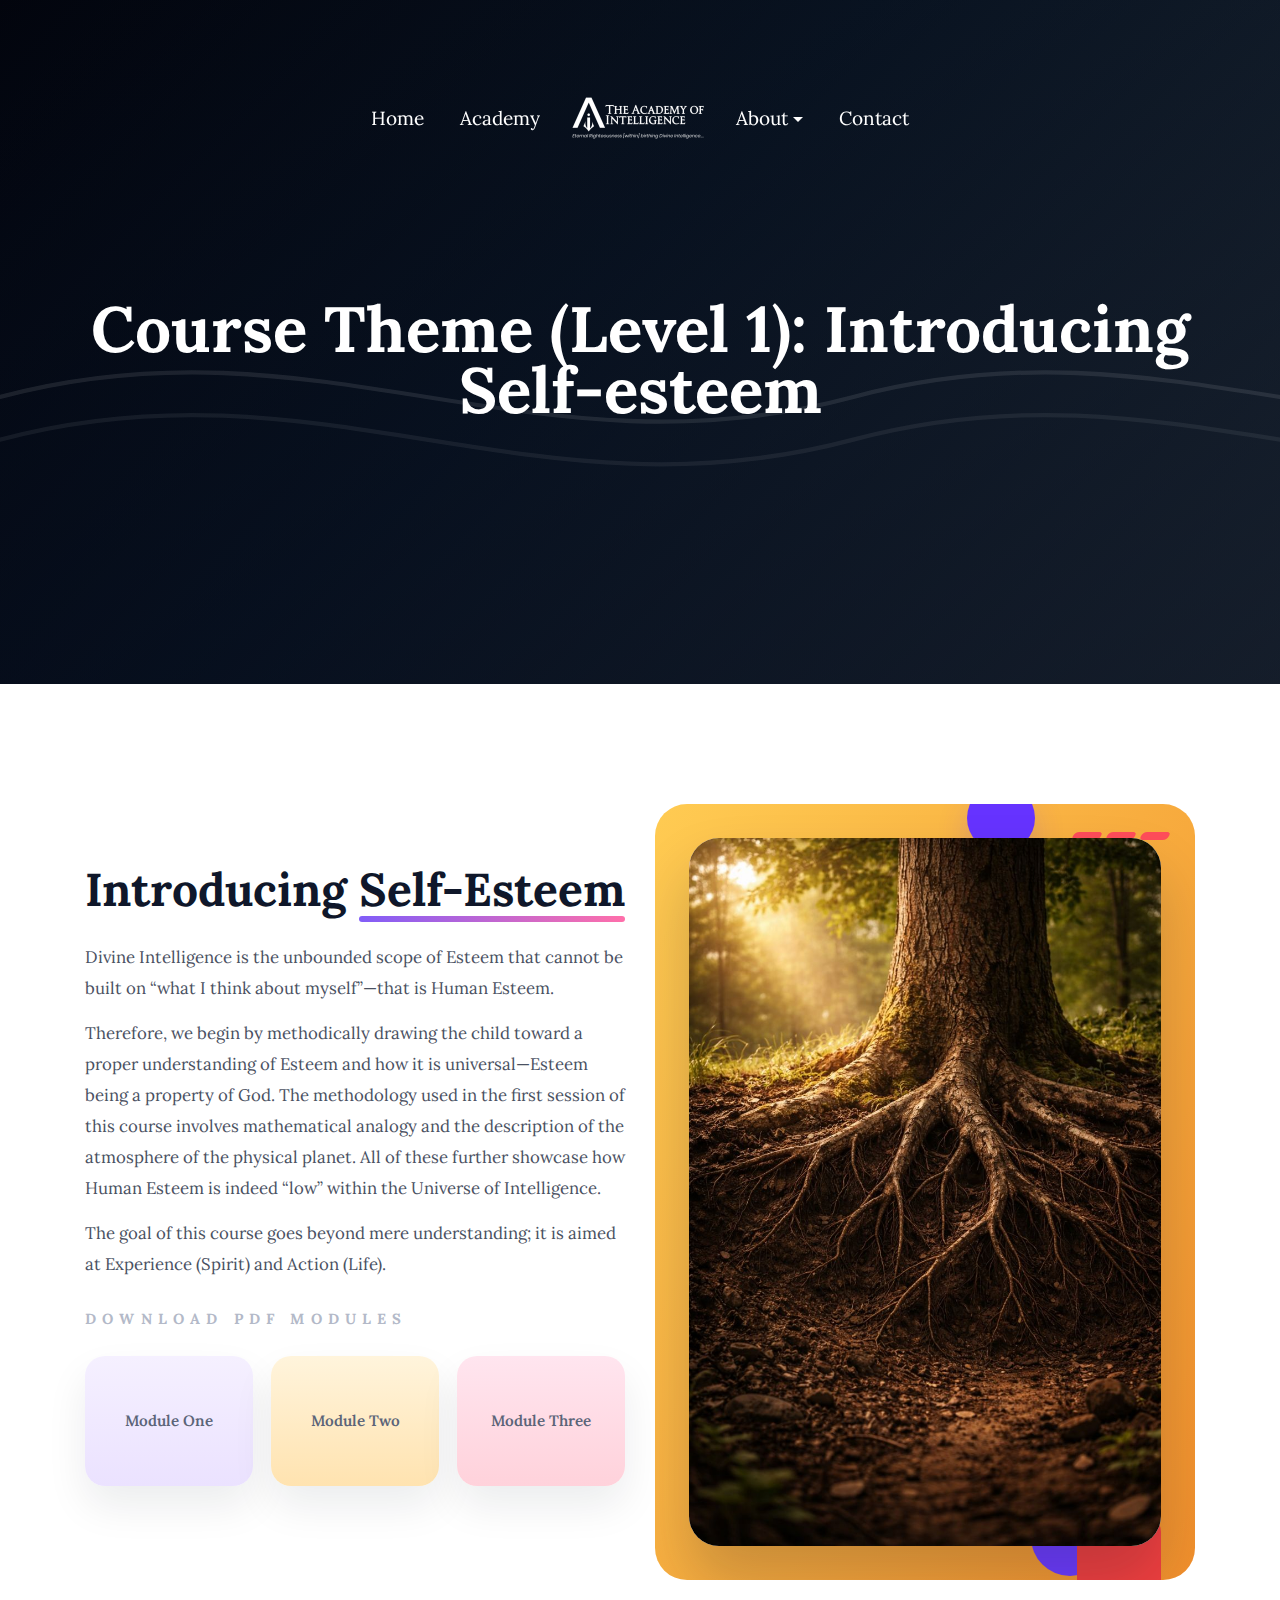
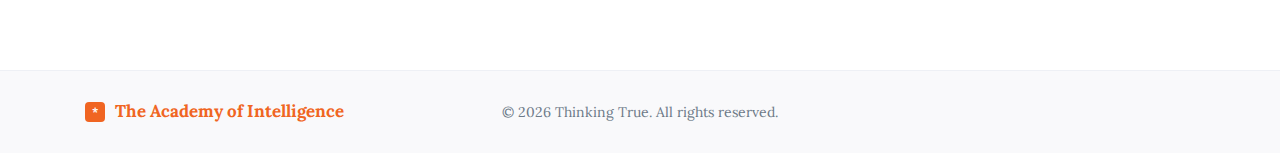
<file: course-detail.html>
<!DOCTYPE html>
<html lang="en">

<head>
    <!-- Required meta tags -->
    <meta charset="utf-8">
    <meta name="viewport" content="width=device-width, initial-scale=1, shrink-to-fit=no">
        <title>Academy Of Intelligence</title>
        <style>
            html, body { overflow-x: hidden !important; }
            @media (max-width: 767px) {
                .header-section{min-height:100vh !important;height:100vh !important;display:flex;flex-direction:column;justify-content:center}
                .navbar.navbar2{display:flex;align-items:center;justify-content:space-between;padding:0 12px}
                .navbar-brand.nav-brand2{margin:0;padding:0;display:flex;align-items:center}
                .navbar-toggler{margin-left:auto;display:block}
                .navbar-brand.nav-brand2 img{height:48px;width:auto}
                .slider_title h4{display:none !important}
            }
            @media (max-width: 767px){
                .navbar.navbar2{display:flex;align-items:center;justify-content:space-between;padding:0 12px;min-height:64px}
                .navbar-brand.nav-brand2{margin:0;padding:0;display:flex;align-items:center}
                .navbar-toggler{margin-left:0;align-self:center;display:block;position:static;margin-top:55px !important;padding:8px 10px !important;height:48px;display:flex;align-items:center;justify-content:center;transform:translateY(0)}
                .navbar-brand.nav-brand2 img{height:48px;width:auto}
            }
            @media (max-width: 767px){.nav-logo{display:none !important}}
            .hero{min-height:76vh;display:flex;align-items:center;background-size:cover;background-position:center;position:relative;color:#fff;perspective:900px;overflow:hidden}
            .hero-overlay{position:absolute;inset:0;background:linear-gradient(180deg,rgba(2,6,23,0.25),rgba(2,6,23,0.45));z-index:1}
            .hero .container{position:relative;z-index:6;padding-top:6vh}
            .hero-bubbles{position:absolute;inset:0;z-index:2;pointer-events:none;overflow:hidden}
            .hero-bubbles li{position:absolute;bottom:-220px;list-style:none;border-radius:50%;background:radial-gradient(circle at 30% 30%,rgba(255,255,255,0.14),rgba(255,255,255,0.04) 40%,rgba(255,255,255,0.02) 60%,transparent 100%);mix-blend-mode:screen;box-shadow:0 16px 48px rgba(2,6,23,0.35),inset 0 6px 18px rgba(255,255,255,0.06);transform:translate3d(0,0,0);will-change:transform,opacity,filter;animation-name:bubbleUp;animation-timing-function:linear;animation-iteration-count:infinite;--dur:18s;--s:1;--x:0px;--z:0px;--b:0px;animation-duration:var(--dur)}
            @keyframes bubbleUp{0%{opacity:0;transform:translate3d(var(--x,0),0,var(--z,0)) scale(var(--s,1)) rotateX(0deg);filter:blur(var(--b,0px))}15%{opacity:0.6}50%{opacity:0.95;transform:translate3d(calc(var(--x,0) + 40px),-55vh,var(--z,0)) scale(calc(var(--s,1) * 1.06)) rotateX(12deg);filter:blur(calc(var(--b,0px) + 0.4px))}80%{opacity:0.6;transform:translate3d(calc(var(--x,0) + 70px),-95vh,var(--z,0)) scale(var(--s,1)) rotateX(6deg)}100%{opacity:0;transform:translate3d(calc(var(--x,0) + 110px),-130vh,var(--z,0)) scale(var(--s,1));filter:blur(calc(var(--b,0px) + 1.4px))}}
            .hero-bubbles li:nth-child(1){left:5%;width:36px;height:36px;--dur:16s;--s:.8;--x:6px;--z:30px}
            .hero-bubbles li:nth-child(2){left:14%;width:18px;height:18px;--dur:11s;--s:.6;--x:-6px;--z:10px;--b:0.2px}
            .hero-bubbles li:nth-child(3){left:24%;width:48px;height:48px;--dur:20s;--s:1.1;--x:12px;--z:70px}
            .hero-bubbles li:nth-child(4){left:34%;width:22px;height:22px;--dur:12s;--s:.55;--x:-10px;--z:20px}
            .hero-bubbles li:nth-child(5){left:44%;width:60px;height:60px;--dur:24s;--s:1.3;--x:18px;--z:120px}
            .hero-bubbles li:nth-child(6){left:54%;width:14px;height:14px;--dur:10s;--s:.45;--x:-8px;--z:8px}
            .hero-bubbles li:nth-child(7){left:64%;width:30px;height:30px;--dur:18s;--s:.9;--x:22px;--z:60px}
            .hero-bubbles li:nth-child(8){left:74%;width:20px;height:20px;--dur:13s;--s:.6;--x:-12px;--z:18px}
            .hero-bubbles li:nth-child(9){left:82%;width:46px;height:46px;--dur:21s;--s:1.05;--x:8px;--z:90px}
            .hero-bubbles li:nth-child(10){left:90%;width:26px;height:26px;--dur:15s;--s:.7;--x:-20px;--z:40px}
            .hero-bubbles li:nth-child(11){left:60%;width:80px;height:80px;--dur:28s;--s:1.45;--x:30px;--z:200px;--b:0.6px}
            .hero-bubbles li:nth-child(12){left:40%;width:12px;height:12px;--dur:9s;--s:.4;--x:-4px;--z:6px}
            .hero-bubbles li::after{content:"";position:absolute;inset:0;border-radius:50%;box-shadow:0 12px 36px rgba(74,144,226,0.06)}
            @media (prefers-reduced-motion: reduce){.hero-bubbles li{animation:none;opacity:1}.animate-bounce-in{animation:none}}
            .brainwave{position:absolute;left:0;right:0;top:58%;height:22vh;z-index:5;pointer-events:none;opacity:0.12;transform:translateY(-50%)}
            .brainwave svg{width:200%;height:100%}
            .brainwave path{stroke:rgba(255,255,255,0.9);stroke-width:2;fill:none;stroke-linecap:round;stroke-linejoin:round;stroke-opacity:0.85}
            @keyframes waveMove{from{transform:translateX(0)}to{transform:translateX(-50%)}}
            .brainwave .wave-layer{animation:waveMove 8s linear infinite}
            @media (prefers-reduced-motion: reduce){.brainwave .wave-layer{animation:none}}
            .hero-sub{color:rgba(255,255,255,0.9);margin-bottom:10px;font-weight:500}
            .hero-title{font-size:64px;line-height:0.95;margin:0 0 18px;font-weight:800}
            .hero-desc{max-width:820px;margin:0 auto 20px;color:rgba(255,255,255,0.88)}
            .hero-ctas{display:flex;gap:14px;justify-content:center}
            .responsive-logo{width:280px;max-width:100%;height:auto}
            .nav-logo img{width:250px;max-width:100%;height:auto}
            .about-alt{padding:120px 0;background:#fff;text-align:center}
            .about-alt__image-wrap{display:none}
            .welcome-body{max-width:1000px;margin:0 auto}
            .about-alt__title{font-family:'Lora', serif;font-size:clamp(2.3rem,3vw,3rem);letter-spacing:0.14em;text-transform:uppercase;color:#2f2f2f;font-weight:700;margin-bottom:26px}
            .about-alt__text{font-size:17px;line-height:1.9;color:#4a4a4a;margin-bottom:18px}
            .about-alt__text strong{color:#1f1f1f}
            @keyframes bounceIn{0%{opacity:0;transform:translateY(-26px) scale(0.98)}60%{opacity:1;transform:translateY(6px) scale(1.02)}80%{transform:translateY(-6px) scale(0.995)}100%{transform:translateY(0) scale(1)}}
            .animate-bounce-in{animation-name:bounceIn;animation-duration:900ms;animation-timing-function:cubic-bezier(.215,.61,.355,1);animation-fill-mode:both}
            .hero-title.animate-bounce-in{animation-delay:120ms}
            .hero-desc.animate-bounce-in{animation-delay:380ms}
            .btn-hero{padding:12px 26px;border-radius:999px;display:inline-block;text-decoration:none;font-weight:600}
            .btn-hero--primary{background:#22c55e;color:#fff;box-shadow:0 10px 30px rgba(34,197,94,0.12)}
            .btn-hero--ghost{background:#fff;color:#111;box-shadow:0 10px 30px rgba(0,0,0,0.08)}
            @media (max-width:991px){.hero{min-height:56vh}.hero .container{padding-top:8vh}.hero-title{font-size:48px}}
            @media (max-width:575px){.hero-title{font-size:32px}.hero-desc{padding:0 18px}.hero-ctas{flex-direction:column}.btn-hero{width:100%;max-width:320px}.hero .container{padding-top:4vh}}
        </style>
    <!-- Bootstrap CSS -->
    <link rel="stylesheet" href="css/bootstrap.min.css">
    <!-- Google Fonts -->
    <link href="https://fonts.googleapis.com/css?family=Lora:400,700" rel="stylesheet">
    <!-- Font Awesome -->
    <link rel="stylesheet" href="css/font-awesome.min.css">
    <!-- Simple Line Font -->
    <link rel="stylesheet" href="css/simple-line-icons.css">
    <!-- Carousel -->
    <link rel="stylesheet" href="css/slick.css">
    <link rel="stylesheet" href="css/slick-theme.css">
    <link rel="stylesheet" href="css/owl.carousel.min.css">
    <!-- Main CSS -->
    <link href="css/style.css" rel="stylesheet">
    <style>
    @media (max-width: 767px) {
        /* Show only phone in topbar */
        .header-top_address .header-top_list:not(:first-child) { display: none !important; }

        /* Move logo left and keep burger on right */
        .nav-menu2 .navbar {
            display: flex !important;
            align-items: center !important;
            justify-content: space-between !important;
            padding: 0 12px !important;
        }
        .nav-brand2 { order: 0 !important; margin-right: auto !important; display: flex !important; align-items: center !important; }
        .nav-brand2 img { height: 44px !important; width: auto !important; }
        .navbar-toggler.navbar-toggler2 { order: 1 !important; margin-left: auto !important; display: block !important; }
        .collapse.navbar-collapse { order: 2 !important; }

        /* Footer: hide copyright, center logo */
        footer img[alt="footer_logo"] { display: block !important; margin: 12px auto !important; width: 220px !important; max-width: 90% !important; height: auto !important; }
        footer div[style*="text-align: right"] { display: none !important; }
        footer .row > .col-md-6:first-child { display: flex !important; justify-content: center !important; align-items: center !important; }
    }

    .course-highlight {
        padding: 120px 0 90px;
        background: #fff;
    }
    .course-highlight .section-tag {
        font-size: 0.9rem;
        letter-spacing: 0.32em;
        color: #7a5bff;
        text-transform: uppercase;
        font-weight: 700;
        display: inline-block;
        margin-bottom: 18px;
    }
    .course-highlight .section-title {
        font-size: clamp(2.4rem, 3.6vw, 3.8rem);
        font-weight: 800;
        color: #0f172a;
        line-height: 1.12;
        margin-bottom: 20px;
    }
    .course-highlight .section-title .highlight-underline {
        position: relative;
        display: inline-block;
        padding-bottom: 6px;
    }
    .course-highlight .section-title .highlight-underline::after {
        content: "";
        position: absolute;
        left: 0;
        right: 0;
        bottom: 0;
        height: 6px;
        background: linear-gradient(90deg, #815df8, #ff6faa);
        border-radius: 999px;
    }
    .course-highlight p {
        font-size: 1.05rem;
        line-height: 1.85;
        color: #4a5162;
        margin-bottom: 14px;
    }
    .course-highlight .star-rating {
        margin-bottom: 16px;
        color: #fbbf24;
        font-size: 1.1rem;
    }
    .course-highlight .core-label {
        font-size: 0.92rem;
        letter-spacing: 0.42em;
        color: #b3b9c8;
        font-weight: 700;
        margin-top: 28px;
    }
    .stat-grid {
        display: flex;
        gap: 18px;
        flex-wrap: wrap;
        margin: 26px 0 34px;
    }
    .stat-card {
        flex: 1 1 150px;
        border-radius: 20px;
        padding: 22px 24px;
        min-height: 130px;
        text-align: center;
        box-shadow: 0 20px 40px rgba(15, 23, 42, 0.08);
        background: #fff;
        border: none;
        display: flex;
        flex-direction: column;
        justify-content: center;
        cursor: pointer;
        transition: transform 0.15s ease, box-shadow 0.15s ease;
        text-decoration: none;
        color: inherit;
    }
    .stat-card:focus-visible {
        outline: 3px solid rgba(15, 23, 42, 0.3);
        outline-offset: 3px;
    }
    .stat-card:hover {
        transform: translateY(-4px);
        box-shadow: 0 28px 50px rgba(15, 23, 42, 0.14);
    }
    .stat-card__value {
        font-size: 2.2rem;
        font-weight: 700;
        margin-bottom: 6px;
    }
    .stat-card__label {
        font-size: 0.95rem;
        color: #5b6478;
        font-weight: 600;
    }
    .stat-card--lavender { background: linear-gradient(180deg, #f5f0ff, #ebe2ff); color: #5d2bdc; }
    .stat-card--amber { background: linear-gradient(180deg, #fff4dc, #ffe3b0); color: #b46900; }
    .stat-card--rose { background: linear-gradient(180deg, #ffe5ef, #ffd2db); color: #c01f54; }
    .consult-btn {
        display: inline-flex;
        align-items: center;
        justify-content: center;
        gap: 10px;
        padding: 14px 36px;
        border-radius: 999px;
        border: 2px solid #0f172a;
        color: #0f172a;
        font-weight: 700;
        text-decoration: none;
        transition: all 0.25s ease;
        box-shadow: 0 14px 30px rgba(15, 23, 42, 0.12);
    }
    .consult-btn:hover {
        background: #0f172a;
        color: #fff;
    }
    .course-highlight__media {
        position: relative;
        padding: 34px;
        border-radius: 32px;
        background: linear-gradient(120deg, #ffcb52, #f18f2c);
        overflow: hidden;
        min-height: 430px;
    }
    .course-highlight__media-frame {
        position: relative;
        border-radius: 30px;
        overflow: hidden;
        background: #fff;
        box-shadow: 0 35px 60px rgba(15, 23, 42, 0.2);
    }
    .course-highlight__media-frame img {
        width: 100%;
        display: block;
    }
    .course-highlight__media .shape-dot {
        position: absolute;
        width: 68px;
        height: 68px;
        border-radius: 50%;
        background: #6633ff;
        top: -20px;
        right: 160px;
        box-shadow: 0 16px 32px rgba(102, 51, 255, 0.2);
    }
    .course-highlight__media .shape-chevron {
        position: absolute;
        top: 28px;
        right: 26px;
        display: flex;
        gap: 6px;
    }
    .course-highlight__media .shape-chevron span {
        width: 28px;
        height: 8px;
        border-radius: 6px;
        background: #ff4d5a;
        transform: skewX(-30deg);
    }
    .course-highlight__media .shape-abstract {
        position: absolute;
        bottom: -18px;
        right: 34px;
        width: 130px;
        height: 130px;
    }
    .course-highlight__media .shape-abstract::before,
    .course-highlight__media .shape-abstract::after {
        content: "";
        position: absolute;
    }
    .course-highlight__media .shape-abstract::before {
        width: 78px;
        height: 78px;
        border-radius: 50%;
        background: #6e3bff;
        bottom: 22px;
        left: 0;
    }
    .course-highlight__media .shape-abstract::after {
        width: 84px;
        height: 84px;
        background: #f13f3f;
        border-radius: 0 18px 0 0;
        bottom: 0;
        right: 0;
    }
    .module-outlines {
        padding: 90px 0 120px;
        background: #f7f9fc;
    }
    .module-outlines .module-card {
        background: #fff;
        border-radius: 18px;
        padding: 24px 28px;
        box-shadow: 0 25px 60px rgba(15, 23, 42, 0.08);
        display: flex;
        align-items: center;
        gap: 24px;
        margin-bottom: 24px;
    }
    .module-outlines .module-card i {
        font-size: 2.8rem;
        color: #e53935;
        background: #f8fafc;
        border-radius: 50%;
        padding: 16px;
    }
    .module-card__body { flex: 1; }
    .module-card__heading {
        font-size: 1.3rem;
        font-weight: 700;
        color: #233142;
        margin-bottom: 6px;
    }
    .module-card__meta {
        font-size: 0.95rem;
        color: #4d5b6c;
        margin-bottom: 6px;
    }
    .module-card__body a {
        font-weight: 600;
        color: #18c6e6;
        text-decoration: underline;
    }
    .join-btn {
        background: #232b36;
        color: #fff;
        border-radius: 10px;
        padding: 12px 26px;
        font-weight: 600;
        text-decoration: none;
        box-shadow: 0 18px 40px rgba(35, 43, 54, 0.25);
        display: inline-block;
    }
    .module-outlines .admission_rating {
        background: #232b36;
        border-radius: 16px;
        padding: 28px 32px;
        color: #fff;
        list-style: none;
        margin: 0;
    }
    .module-outlines .admission_rating li {
        margin-bottom: 10px;
        font-size: 1rem;
        text-transform: capitalize;
    }
    .module-outlines .admission_rating span {
        margin-left: 6px;
        color: rgba(255, 255, 255, 0.5);
    }
    @media (max-width: 991px) {
        .course-highlight {
            padding: 90px 0 60px;
        }
        .course-highlight__media {
            margin-top: 48px;
        }
        .stat-grid {
            flex-direction: column;
        }
    }
    @media (max-width: 575px) {
        .course-highlight .section-title {
            font-size: 2rem;
        }
        .module-outlines {
            padding: 70px 0 90px;
        }
        .module-outlines .module-card {
            flex-direction: column;
            align-items: flex-start;
        }
        .join-btn {
            width: 100%;
            text-align: center;
        }
    }
    </style>
</head>

<body>
   <!--============================= HEADER =============================-->
    <header>
        <div class="container nav-menu">
            <div class="row">
                <div class="col-md-12">
                    <a href="index.html"><img src="images/AIlogo.png" class="responsive-logo img-fluid" alt="responsive-logo"></a>
                </div>
            </div>
            <div class="row">
                <div class="col-md-12">
                    <nav class="navbar navbar-toggleable-md navbar-light bg-faded">
                        <button class="navbar-toggler navbar-toggler-right" type="button" data-toggle="collapse" data-target="#navbarNavDropdown">
                            <span class="icon-menu"></span>
                        </button>
                        <div class="collapse navbar-collapse" id="navbarNavDropdown">
                            <ul class="navbar-nav">
                                <li class="nav-item">
                                    <a class="nav-link" href="index.html">Home<span class="sr-only">(current)</span></a>
                                </li>
                                <li class="nav-item">
                                    <a class="nav-link" href="index-2.html">Academy</a>
                                </li>
                                <li class="nav-logo">
                                    <a href="#" class="navbar-brand"><img src="images/AIlogo.png" class="img-fluid" alt="logo"></a>
                                </li>
                                <li class="nav-item dropdown">
                                    <a class="nav-link dropdown-toggle" href="#" data-toggle="dropdown" aria-haspopup="true" aria-expanded="false">About</a>
                                    <ul class="dropdown-menu">
                                        <li><a class="dropdown-item" href="academics.html">The Course</a></li>
                                        <li><a class="dropdown-item" href="admin.html">The Administrator</a></li>
                                    </ul>
                                </li>
                                <li class="nav-item">
                                    <a class="nav-link" href="contact.html">Contact</a>
                                </li>
                            </ul>
                        </div>
                    </nav>
                </div>
            </div>
        </div>
        <!-- ======= Hero Section -->
        <div class="hero" style="background-image: none; background: linear-gradient(135deg,#02040a 0%, #0b1724 45%, #24303a 100%);">
            <div class="hero-overlay" aria-hidden="true"></div>
            <ul class="hero-bubbles" aria-hidden="true">
                <li></li><li></li><li></li><li></li><li></li><li></li>
                <li></li><li></li><li></li><li></li><li></li><li></li>
            </ul>
            <div class="brainwave" aria-hidden="true">
                <svg viewBox="0 0 1200 200" preserveAspectRatio="xMidYMid slice" xmlns="http://www.w3.org/2000/svg">
                    <g class="wave-layer">
                        <path d="M0 100 C150 60 250 140 400 100 C550 60 650 140 800 100 C950 60 1050 140 1200 100"></path>
                    </g>
                    <g class="wave-layer" style="animation-duration:10s; opacity:0.7; transform:translateX(0);">
                        <path d="M0 120 C150 80 250 160 400 120 C550 80 650 160 800 120 C950 80 1050 160 1200 120"></path>
                    </g>
                </svg>
            </div>
            <div class="container">
                <div class="text-center" style="width:100%;">
                    <h1 class="hero-title animate-bounce-in">Course Theme (Level 1): Introducing Self-esteem</h1>
                </div>
            </div>
        </div>
    </header>
<!--//END ABOUT IMAGE -->


<!--============================= FEATURED COURSE =============================-->
<section class="course-highlight">
    <div class="container">
        <div class="row align-items-center">
            <div class="col-lg-6">
                
                <h2 class="section-title">Introducing <span class="highlight-underline">Self-Esteem</span></h2>
               
                <p>Divine Intelligence is the unbounded scope of Esteem that cannot be built on “what I think about myself”—that is Human Esteem.</p>
                <p>Therefore, we begin by methodically drawing the child toward a proper understanding of Esteem and how it is universal—Esteem being a property of God. The methodology used in the first session of this course involves mathematical analogy and the description of the atmosphere of the physical planet. All of these further showcase how Human Esteem is indeed “low” within the Universe of Intelligence.</p>
                <p>The goal of this course goes beyond mere understanding; it is aimed at Experience (Spirit) and Action (Life).</p>
                <div class="core-label">DOWNLOAD PDF MODULES</div>
                <div class="stat-grid">
                    <a class="stat-card stat-card--lavender" href="files/Module 1 — The Individual System of Reasoning.pdf" download>
                        <div class="stat-card__label">Module One</div>
                    </a>
                    <a class="stat-card stat-card--amber" href="files/Module 2 — Mathematically Introducing the Universe of Intelligence.pdf" download>
                        <div class="stat-card__label">Module Two</div>
                    </a>
                    <a class="stat-card stat-card--rose" href="files/Module 3 — The “Beginning” of the Universe of Intelligence (The Planet of Awareness).pdf" download>
                        <div class="stat-card__label">Module Three</div>
                    </a>
                </div>
               
            </div>
            <div class="col-lg-6">
                <div class="course-highlight__media" aria-hidden="true">
                    <span class="shape-dot"></span>
                    <div class="shape-chevron"><span></span><span></span><span></span></div>
                    <span class="shape-abstract"></span>
                    <div class="course-highlight__media-frame">
                        <img src="images/treeone.jpg" class="img-fluid" alt="Introducing Self-Esteem course visuals">
                    </div>
                </div>
            </div>
        </div>
    </div>
</section>



<!--============================= Instagram Feed =============================-->
<div id="instafeed"></div>
            <!--//END Instagram feed JS -->
             <!--============================= FOOTER =============================-->
<footer style="background:#f9f9fb; padding:28px 0; border-top:1px solid #eef0f5;">
    <div class="container">
        <div class="row align-items-center" style="flex-wrap:nowrap;">
            <div class="col-4 d-flex align-items-center" style="gap:10px; min-width:200px;">
                <span style="width:20px; height:20px; background:#f06522; border-radius:4px; display:inline-flex; align-items:center; justify-content:center; color:#fff; font-weight:700; font-size:12px;">*</span>
                <span style="color:#f06522; font-weight:700; font-size:17px;">The Academy of Intelligence</span>
            </div>
            <div class="col-4 text-center" style="color:#6d7a88; font-size:14px;">
                © <span id="copyright-year"></span> Thinking True. All rights reserved.
            </div>
            
        </div>
    </div>
</footer>
                    <!--//END FOOTER -->
                    <!-- jQuery, Bootstrap JS. -->
                    <script src="js/jquery.min.js"></script>
                    <script src="js/tether.min.js"></script>
                    <script src="js/bootstrap.min.js"></script>
                    <!-- Plugins -->
                    <script src="js/slick.min.js"></script>
                    <script src="js/instafeed.min.js"></script>
                    <script src="js/owl.carousel.min.js"></script>
                    <script src="js/validate.js"></script>
                    <script src="js/tweetie.min.js"></script>
                    <!-- Subscribe -->
                    <script src="js/subscribe.js"></script>
                    <!-- Script JS -->
                    <script src="js/script.js"></script>
                    <script>
                    // Set copyright year in footer
                    document.addEventListener('DOMContentLoaded', function() {
                        var yearSpan = document.getElementById('copyright-year');
                        if (yearSpan) {
                            yearSpan.textContent = new Date().getFullYear();
                        }
                    });
                    </script>
                </body>

                </html>
</file>
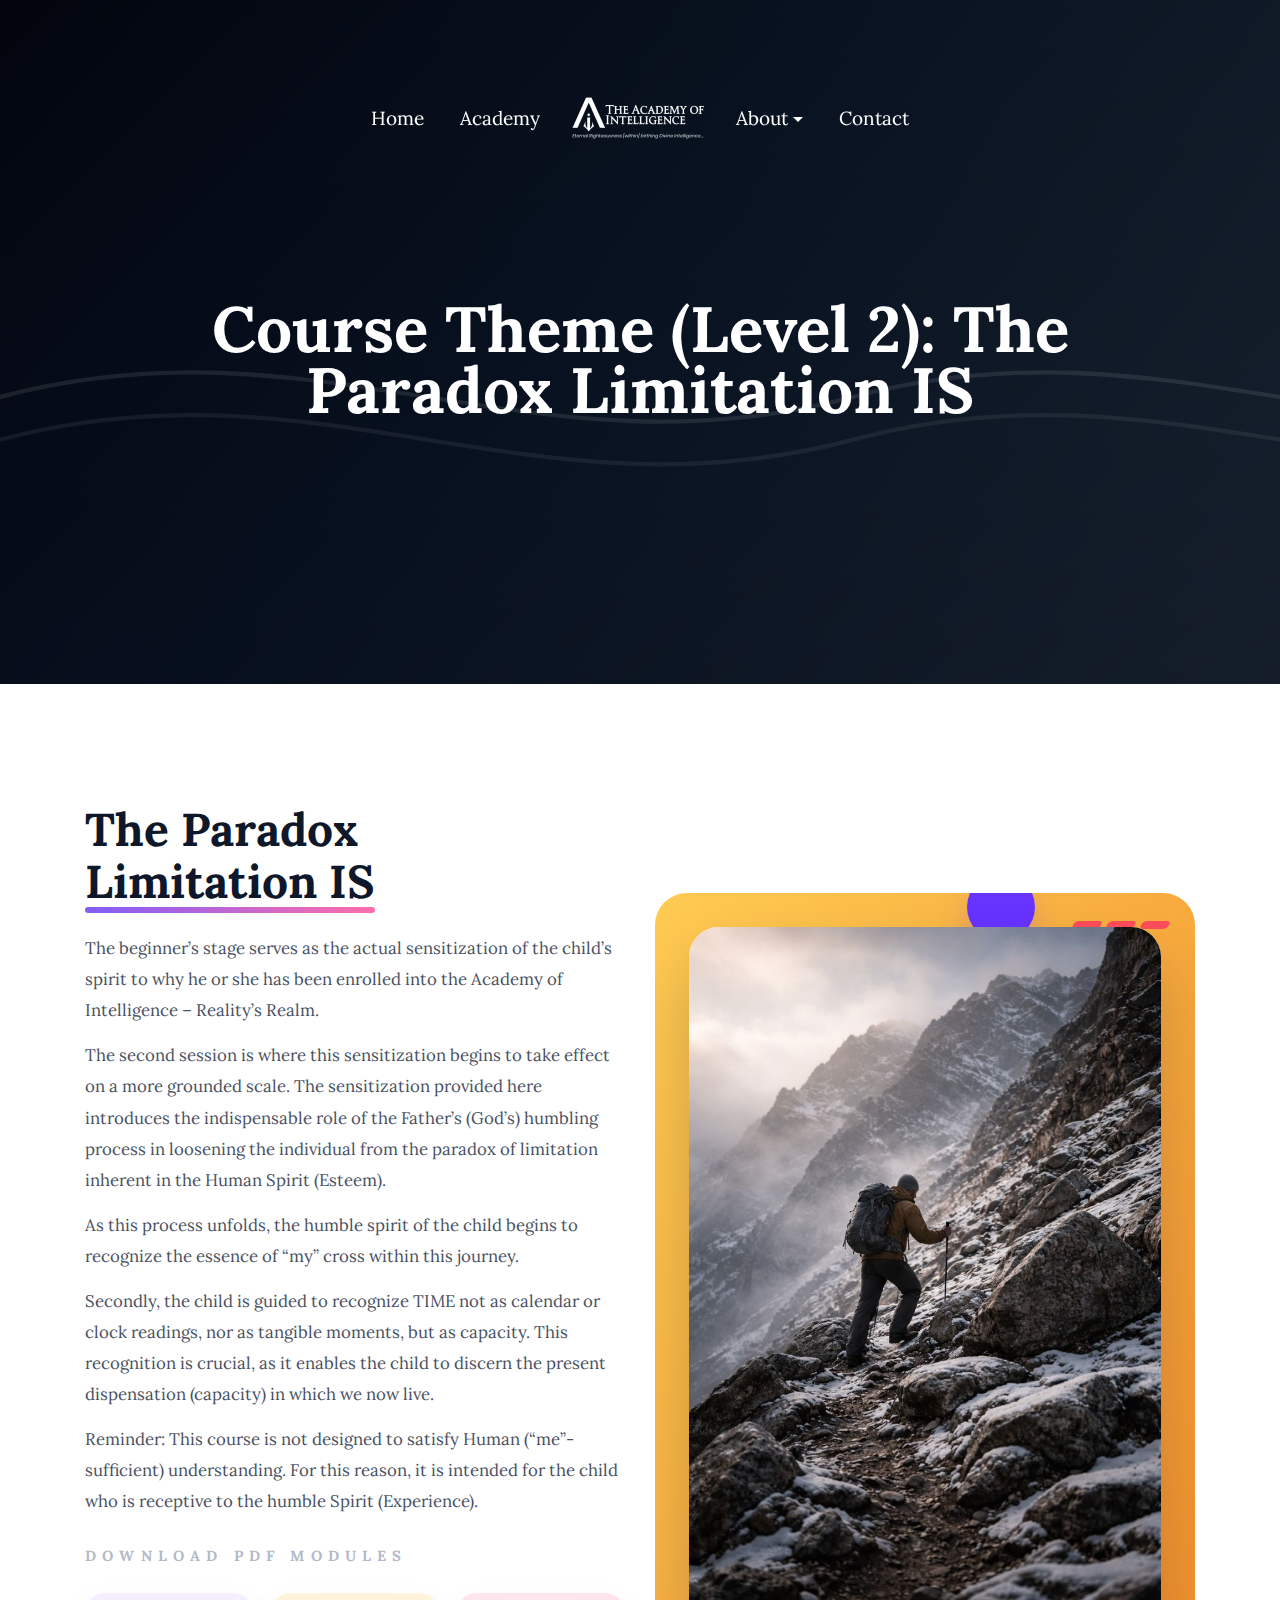
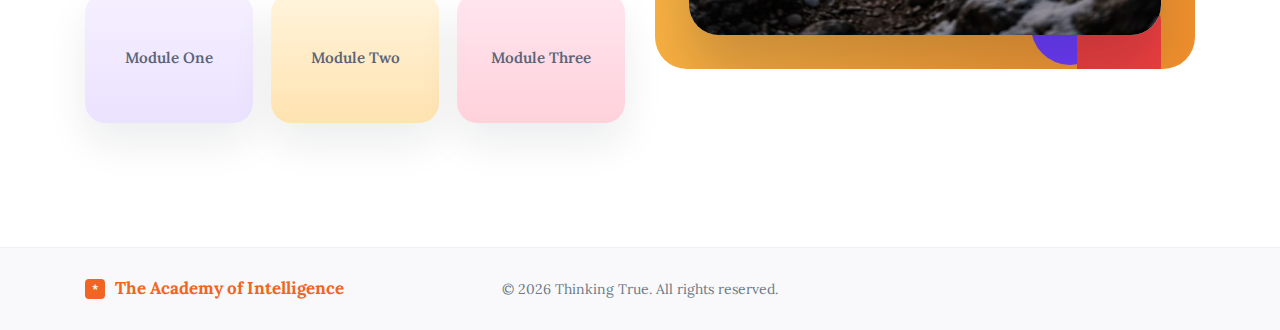
<file: course-detailTwo.html>
<!DOCTYPE html>
<html lang="en">

<head>
    <!-- Required meta tags -->
    <meta charset="utf-8">
    <meta name="viewport" content="width=device-width, initial-scale=1, shrink-to-fit=no">
        <title>Academy Of Intelligence</title>
        <style>
            html, body { overflow-x: hidden !important; }
            @media (max-width: 767px) {
                .header-section{min-height:100vh !important;height:100vh !important;display:flex;flex-direction:column;justify-content:center}
                .navbar.navbar2{display:flex;align-items:center;justify-content:space-between;padding:0 12px}
                .navbar-brand.nav-brand2{margin:0;padding:0;display:flex;align-items:center}
                .navbar-toggler{margin-left:auto;display:block}
                .navbar-brand.nav-brand2 img{height:48px;width:auto}
                .slider_title h4{display:none !important}
            }
            @media (max-width: 767px){
                .navbar.navbar2{display:flex;align-items:center;justify-content:space-between;padding:0 12px;min-height:64px}
                .navbar-brand.nav-brand2{margin:0;padding:0;display:flex;align-items:center}
                .navbar-toggler{margin-left:0;align-self:center;display:block;position:static;margin-top:55px !important;padding:8px 10px !important;height:48px;display:flex;align-items:center;justify-content:center;transform:translateY(0)}
                .navbar-brand.nav-brand2 img{height:48px;width:auto}
            }
            @media (max-width: 767px){.nav-logo{display:none !important}}
            .hero{min-height:76vh;display:flex;align-items:center;background-size:cover;background-position:center;position:relative;color:#fff;perspective:900px;overflow:hidden}
            .hero-overlay{position:absolute;inset:0;background:linear-gradient(180deg,rgba(2,6,23,0.25),rgba(2,6,23,0.45));z-index:1}
            .hero .container{position:relative;z-index:6;padding-top:6vh}
            .hero-bubbles{position:absolute;inset:0;z-index:2;pointer-events:none;overflow:hidden}
            .hero-bubbles li{position:absolute;bottom:-220px;list-style:none;border-radius:50%;background:radial-gradient(circle at 30% 30%,rgba(255,255,255,0.14),rgba(255,255,255,0.04) 40%,rgba(255,255,255,0.02) 60%,transparent 100%);mix-blend-mode:screen;box-shadow:0 16px 48px rgba(2,6,23,0.35),inset 0 6px 18px rgba(255,255,255,0.06);transform:translate3d(0,0,0);will-change:transform,opacity,filter;animation-name:bubbleUp;animation-timing-function:linear;animation-iteration-count:infinite;--dur:18s;--s:1;--x:0px;--z:0px;--b:0px;animation-duration:var(--dur)}
            @keyframes bubbleUp{0%{opacity:0;transform:translate3d(var(--x,0),0,var(--z,0)) scale(var(--s,1)) rotateX(0deg);filter:blur(var(--b,0px))}15%{opacity:0.6}50%{opacity:0.95;transform:translate3d(calc(var(--x,0) + 40px),-55vh,var(--z,0)) scale(calc(var(--s,1) * 1.06)) rotateX(12deg);filter:blur(calc(var(--b,0px) + 0.4px))}80%{opacity:0.6;transform:translate3d(calc(var(--x,0) + 70px),-95vh,var(--z,0)) scale(var(--s,1)) rotateX(6deg)}100%{opacity:0;transform:translate3d(calc(var(--x,0) + 110px),-130vh,var(--z,0)) scale(var(--s,1));filter:blur(calc(var(--b,0px) + 1.4px))}}
            .hero-bubbles li:nth-child(1){left:5%;width:36px;height:36px;--dur:16s;--s:.8;--x:6px;--z:30px}
            .hero-bubbles li:nth-child(2){left:14%;width:18px;height:18px;--dur:11s;--s:.6;--x:-6px;--z:10px;--b:0.2px}
            .hero-bubbles li:nth-child(3){left:24%;width:48px;height:48px;--dur:20s;--s:1.1;--x:12px;--z:70px}
            .hero-bubbles li:nth-child(4){left:34%;width:22px;height:22px;--dur:12s;--s:.55;--x:-10px;--z:20px}
            .hero-bubbles li:nth-child(5){left:44%;width:60px;height:60px;--dur:24s;--s:1.3;--x:18px;--z:120px}
            .hero-bubbles li:nth-child(6){left:54%;width:14px;height:14px;--dur:10s;--s:.45;--x:-8px;--z:8px}
            .hero-bubbles li:nth-child(7){left:64%;width:30px;height:30px;--dur:18s;--s:.9;--x:22px;--z:60px}
            .hero-bubbles li:nth-child(8){left:74%;width:20px;height:20px;--dur:13s;--s:.6;--x:-12px;--z:18px}
            .hero-bubbles li:nth-child(9){left:82%;width:46px;height:46px;--dur:21s;--s:1.05;--x:8px;--z:90px}
            .hero-bubbles li:nth-child(10){left:90%;width:26px;height:26px;--dur:15s;--s:.7;--x:-20px;--z:40px}
            .hero-bubbles li:nth-child(11){left:60%;width:80px;height:80px;--dur:28s;--s:1.45;--x:30px;--z:200px;--b:0.6px}
            .hero-bubbles li:nth-child(12){left:40%;width:12px;height:12px;--dur:9s;--s:.4;--x:-4px;--z:6px}
            .hero-bubbles li::after{content:"";position:absolute;inset:0;border-radius:50%;box-shadow:0 12px 36px rgba(74,144,226,0.06)}
            @media (prefers-reduced-motion: reduce){.hero-bubbles li{animation:none;opacity:1}.animate-bounce-in{animation:none}}
            .brainwave{position:absolute;left:0;right:0;top:58%;height:22vh;z-index:5;pointer-events:none;opacity:0.12;transform:translateY(-50%)}
            .brainwave svg{width:200%;height:100%}
            .brainwave path{stroke:rgba(255,255,255,0.9);stroke-width:2;fill:none;stroke-linecap:round;stroke-linejoin:round;stroke-opacity:0.85}
            @keyframes waveMove{from{transform:translateX(0)}to{transform:translateX(-50%)}}
            .brainwave .wave-layer{animation:waveMove 8s linear infinite}
            @media (prefers-reduced-motion: reduce){.brainwave .wave-layer{animation:none}}
            .hero-sub{color:rgba(255,255,255,0.9);margin-bottom:10px;font-weight:500}
            .hero-title{font-size:64px;line-height:0.95;margin:0 0 18px;font-weight:800}
            .hero-desc{max-width:820px;margin:0 auto 20px;color:rgba(255,255,255,0.88)}
            .hero-ctas{display:flex;gap:14px;justify-content:center}
            .responsive-logo{width:280px;max-width:100%;height:auto}
            .nav-logo img{width:250px;max-width:100%;height:auto}
            .about-alt{padding:120px 0;background:#fff;text-align:center}
            .about-alt__image-wrap{display:none}
            .welcome-body{max-width:1000px;margin:0 auto}
            .about-alt__title{font-family:'Lora', serif;font-size:clamp(2.3rem,3vw,3rem);letter-spacing:0.14em;text-transform:uppercase;color:#2f2f2f;font-weight:700;margin-bottom:26px}
            .about-alt__text{font-size:17px;line-height:1.9;color:#4a4a4a;margin-bottom:18px}
            .about-alt__text strong{color:#1f1f1f}
            @keyframes bounceIn{0%{opacity:0;transform:translateY(-26px) scale(0.98)}60%{opacity:1;transform:translateY(6px) scale(1.02)}80%{transform:translateY(-6px) scale(0.995)}100%{transform:translateY(0) scale(1)}}
            .animate-bounce-in{animation-name:bounceIn;animation-duration:900ms;animation-timing-function:cubic-bezier(.215,.61,.355,1);animation-fill-mode:both}
            .hero-title.animate-bounce-in{animation-delay:120ms}
            .hero-desc.animate-bounce-in{animation-delay:380ms}
            .btn-hero{padding:12px 26px;border-radius:999px;display:inline-block;text-decoration:none;font-weight:600}
            .btn-hero--primary{background:#22c55e;color:#fff;box-shadow:0 10px 30px rgba(34,197,94,0.12)}
            .btn-hero--ghost{background:#fff;color:#111;box-shadow:0 10px 30px rgba(0,0,0,0.08)}
            @media (max-width:991px){.hero{min-height:56vh}.hero .container{padding-top:8vh}.hero-title{font-size:48px}}
            @media (max-width:575px){.hero-title{font-size:32px}.hero-desc{padding:0 18px}.hero-ctas{flex-direction:column}.btn-hero{width:100%;max-width:320px}.hero .container{padding-top:4vh}}
        </style>
    <!-- Bootstrap CSS -->
    <link rel="stylesheet" href="css/bootstrap.min.css">
    <!-- Google Fonts -->
    <link href="https://fonts.googleapis.com/css?family=Lora:400,700" rel="stylesheet">
    <!-- Font Awesome -->
    <link rel="stylesheet" href="css/font-awesome.min.css">
    <!-- Simple Line Font -->
    <link rel="stylesheet" href="css/simple-line-icons.css">
    <!-- Carousel -->
    <link rel="stylesheet" href="css/slick.css">
    <link rel="stylesheet" href="css/slick-theme.css">
    <link rel="stylesheet" href="css/owl.carousel.min.css">
    <!-- Main CSS -->
    <link href="css/style.css" rel="stylesheet">
    <style>
    @media (max-width: 767px) {
        /* Show only phone in topbar */
        .header-top_address .header-top_list:not(:first-child) { display: none !important; }

        /* Move logo left and keep burger on right */
        .nav-menu2 .navbar {
            display: flex !important;
            align-items: center !important;
            justify-content: space-between !important;
            padding: 0 12px !important;
        }
        .nav-brand2 { order: 0 !important; margin-right: auto !important; display: flex !important; align-items: center !important; }
        .nav-brand2 img { height: 44px !important; width: auto !important; }
        .navbar-toggler.navbar-toggler2 { order: 1 !important; margin-left: auto !important; display: block !important; }
        .collapse.navbar-collapse { order: 2 !important; }

        /* Footer: hide copyright, center logo */
        footer img[alt="footer_logo"] { display: block !important; margin: 12px auto !important; width: 220px !important; max-width: 90% !important; height: auto !important; }
        footer div[style*="text-align: right"] { display: none !important; }
        footer .row > .col-md-6:first-child { display: flex !important; justify-content: center !important; align-items: center !important; }
    }

    .course-highlight {
        padding: 120px 0 90px;
        background: #fff;
    }
    .course-highlight .section-tag {
        font-size: 0.9rem;
        letter-spacing: 0.32em;
        color: #7a5bff;
        text-transform: uppercase;
        font-weight: 700;
        display: inline-block;
        margin-bottom: 18px;
    }
    .course-highlight .section-title {
        font-size: clamp(2.4rem, 3.6vw, 3.8rem);
        font-weight: 800;
        color: #0f172a;
        line-height: 1.12;
        margin-bottom: 20px;
    }
    .course-highlight .section-title .highlight-underline {
        position: relative;
        display: inline-block;
        padding-bottom: 6px;
    }
    .course-highlight .section-title .highlight-underline::after {
        content: "";
        position: absolute;
        left: 0;
        right: 0;
        bottom: 0;
        height: 6px;
        background: linear-gradient(90deg, #815df8, #ff6faa);
        border-radius: 999px;
    }
    .course-highlight p {
        font-size: 1.05rem;
        line-height: 1.85;
        color: #4a5162;
        margin-bottom: 14px;
    }
    .course-highlight .star-rating {
        margin-bottom: 16px;
        color: #fbbf24;
        font-size: 1.1rem;
    }
    .course-highlight .core-label {
        font-size: 0.92rem;
        letter-spacing: 0.42em;
        color: #b3b9c8;
        font-weight: 700;
        margin-top: 28px;
    }
    .stat-grid {
        display: flex;
        gap: 18px;
        flex-wrap: wrap;
        margin: 26px 0 34px;
    }
    .stat-card {
        flex: 1 1 150px;
        border-radius: 20px;
        padding: 22px 24px;
        min-height: 130px;
        text-align: center;
        box-shadow: 0 20px 40px rgba(15, 23, 42, 0.08);
        background: #fff;
        border: none;
        display: flex;
        flex-direction: column;
        justify-content: center;
        cursor: pointer;
        transition: transform 0.15s ease, box-shadow 0.15s ease;
        text-decoration: none;
        color: inherit;
    }
    .stat-card:focus-visible {
        outline: 3px solid rgba(15, 23, 42, 0.3);
        outline-offset: 3px;
    }
    .stat-card:hover {
        transform: translateY(-4px);
        box-shadow: 0 28px 50px rgba(15, 23, 42, 0.14);
    }
    .stat-card__value {
        font-size: 2.2rem;
        font-weight: 700;
        margin-bottom: 6px;
    }
    .stat-card__label {
        font-size: 0.95rem;
        color: #5b6478;
        font-weight: 600;
    }
    .stat-card--lavender { background: linear-gradient(180deg, #f5f0ff, #ebe2ff); color: #5d2bdc; }
    .stat-card--amber { background: linear-gradient(180deg, #fff4dc, #ffe3b0); color: #b46900; }
    .stat-card--rose { background: linear-gradient(180deg, #ffe5ef, #ffd2db); color: #c01f54; }
    .consult-btn {
        display: inline-flex;
        align-items: center;
        justify-content: center;
        gap: 10px;
        padding: 14px 36px;
        border-radius: 999px;
        border: 2px solid #0f172a;
        color: #0f172a;
        font-weight: 700;
        text-decoration: none;
        transition: all 0.25s ease;
        box-shadow: 0 14px 30px rgba(15, 23, 42, 0.12);
    }
    .consult-btn:hover {
        background: #0f172a;
        color: #fff;
    }
    .course-highlight__media {
        position: relative;
        padding: 34px;
        border-radius: 32px;
        background: linear-gradient(120deg, #ffcb52, #f18f2c);
        overflow: hidden;
        min-height: 430px;
    }
    .course-highlight__media-frame {
        position: relative;
        border-radius: 30px;
        overflow: hidden;
        background: #fff;
        box-shadow: 0 35px 60px rgba(15, 23, 42, 0.2);
    }
    .course-highlight__media-frame img {
        width: 100%;
        display: block;
    }
    .course-highlight__media .shape-dot {
        position: absolute;
        width: 68px;
        height: 68px;
        border-radius: 50%;
        background: #6633ff;
        top: -20px;
        right: 160px;
        box-shadow: 0 16px 32px rgba(102, 51, 255, 0.2);
    }
    .course-highlight__media .shape-chevron {
        position: absolute;
        top: 28px;
        right: 26px;
        display: flex;
        gap: 6px;
    }
    .course-highlight__media .shape-chevron span {
        width: 28px;
        height: 8px;
        border-radius: 6px;
        background: #ff4d5a;
        transform: skewX(-30deg);
    }
    .course-highlight__media .shape-abstract {
        position: absolute;
        bottom: -18px;
        right: 34px;
        width: 130px;
        height: 130px;
    }
    .course-highlight__media .shape-abstract::before,
    .course-highlight__media .shape-abstract::after {
        content: "";
        position: absolute;
    }
    .course-highlight__media .shape-abstract::before {
        width: 78px;
        height: 78px;
        border-radius: 50%;
        background: #6e3bff;
        bottom: 22px;
        left: 0;
    }
    .course-highlight__media .shape-abstract::after {
        width: 84px;
        height: 84px;
        background: #f13f3f;
        border-radius: 0 18px 0 0;
        bottom: 0;
        right: 0;
    }
    .module-outlines {
        padding: 90px 0 120px;
        background: #f7f9fc;
    }
    .module-outlines .module-card {
        background: #fff;
        border-radius: 18px;
        padding: 24px 28px;
        box-shadow: 0 25px 60px rgba(15, 23, 42, 0.08);
        display: flex;
        align-items: center;
        gap: 24px;
        margin-bottom: 24px;
    }
    .module-outlines .module-card i {
        font-size: 2.8rem;
        color: #e53935;
        background: #f8fafc;
        border-radius: 50%;
        padding: 16px;
    }
    .module-card__body { flex: 1; }
    .module-card__heading {
        font-size: 1.3rem;
        font-weight: 700;
        color: #233142;
        margin-bottom: 6px;
    }
    .module-card__meta {
        font-size: 0.95rem;
        color: #4d5b6c;
        margin-bottom: 6px;
    }
    .module-card__body a {
        font-weight: 600;
        color: #18c6e6;
        text-decoration: underline;
    }
    .join-btn {
        background: #232b36;
        color: #fff;
        border-radius: 10px;
        padding: 12px 26px;
        font-weight: 600;
        text-decoration: none;
        box-shadow: 0 18px 40px rgba(35, 43, 54, 0.25);
        display: inline-block;
    }
    .module-outlines .admission_rating {
        background: #232b36;
        border-radius: 16px;
        padding: 28px 32px;
        color: #fff;
        list-style: none;
        margin: 0;
    }
    .module-outlines .admission_rating li {
        margin-bottom: 10px;
        font-size: 1rem;
        text-transform: capitalize;
    }
    .module-outlines .admission_rating span {
        margin-left: 6px;
        color: rgba(255, 255, 255, 0.5);
    }
    @media (max-width: 991px) {
        .course-highlight {
            padding: 90px 0 60px;
        }
        .course-highlight__media {
            margin-top: 48px;
        }
        .stat-grid {
            flex-direction: column;
        }
    }
    @media (max-width: 575px) {
        .course-highlight .section-title {
            font-size: 2rem;
        }
        .module-outlines {
            padding: 70px 0 90px;
        }
        .module-outlines .module-card {
            flex-direction: column;
            align-items: flex-start;
        }
        .join-btn {
            width: 100%;
            text-align: center;
        }
    }
    </style>
</head>

<body>
   <!--============================= HEADER =============================-->
    <header>
        <div class="container nav-menu">
            <div class="row">
                <div class="col-md-12">
                    <a href="index.html"><img src="images/AIlogo.png" class="responsive-logo img-fluid" alt="responsive-logo"></a>
                </div>
            </div>
            <div class="row">
                <div class="col-md-12">
                    <nav class="navbar navbar-toggleable-md navbar-light bg-faded">
                        <button class="navbar-toggler navbar-toggler-right" type="button" data-toggle="collapse" data-target="#navbarNavDropdown">
                            <span class="icon-menu"></span>
                        </button>
                        <div class="collapse navbar-collapse" id="navbarNavDropdown">
                            <ul class="navbar-nav">
                                <li class="nav-item">
                                    <a class="nav-link" href="index.html">Home<span class="sr-only">(current)</span></a>
                                </li>
                                <li class="nav-item">
                                    <a class="nav-link" href="index-2.html">Academy</a>
                                </li>
                                <li class="nav-logo">
                                    <a href="#" class="navbar-brand"><img src="images/AIlogo.png" class="img-fluid" alt="logo"></a>
                                </li>
                                <li class="nav-item dropdown">
                                    <a class="nav-link dropdown-toggle" href="#" data-toggle="dropdown" aria-haspopup="true" aria-expanded="false">About</a>
                                    <ul class="dropdown-menu">
                                        <li><a class="dropdown-item" href="academics.html">The Course</a></li>
                                        <li><a class="dropdown-item" href="admin.html">Administrator</a></li>
                                    </ul>
                                </li>
                                <li class="nav-item">
                                    <a class="nav-link" href="contact.html">Contact</a>
                                </li>
                            </ul>
                        </div>
                    </nav>
                </div>
            </div>
        </div>
        <!-- ======= Hero Section -->
        <div class="hero" style="background-image: none; background: linear-gradient(135deg,#02040a 0%, #0b1724 45%, #24303a 100%);">
            <div class="hero-overlay" aria-hidden="true"></div>
            <ul class="hero-bubbles" aria-hidden="true">
                <li></li><li></li><li></li><li></li><li></li><li></li>
                <li></li><li></li><li></li><li></li><li></li><li></li>
            </ul>
            <div class="brainwave" aria-hidden="true">
                <svg viewBox="0 0 1200 200" preserveAspectRatio="xMidYMid slice" xmlns="http://www.w3.org/2000/svg">
                    <g class="wave-layer">
                        <path d="M0 100 C150 60 250 140 400 100 C550 60 650 140 800 100 C950 60 1050 140 1200 100"></path>
                    </g>
                    <g class="wave-layer" style="animation-duration:10s; opacity:0.7; transform:translateX(0);">
                        <path d="M0 120 C150 80 250 160 400 120 C550 80 650 160 800 120 C950 80 1050 160 1200 120"></path>
                    </g>
                </svg>
            </div>
            <div class="container">
                <div class="text-center" style="width:100%;">
                    <h1 class="hero-title animate-bounce-in">Course Theme (Level 2): The Paradox Limitation IS</h1>
                </div>
            </div>
        </div>
    </header>
<!--//END ABOUT IMAGE -->


<!--============================= FEATURED COURSE =============================-->
<section class="course-highlight">
    <div class="container">
        <div class="row align-items-center">
            <div class="col-lg-6">
                <h2 class="section-title">The Paradox <span class="highlight-underline">Limitation IS</span></h2>
                <p>The beginner’s stage serves as the actual sensitization of the child’s spirit to why he or she has been enrolled into the Academy of Intelligence – Reality’s Realm.</p>
                <p>The second session is where this sensitization begins to take effect on a more grounded scale. The sensitization provided here introduces the indispensable role of the Father’s (God’s) humbling process in loosening the individual from the paradox of limitation inherent in the Human Spirit (Esteem).</p>
                <p>As this process unfolds, the humble spirit of the child begins to recognize the essence of “my” cross within this journey.</p>
                <p>Secondly, the child is guided to recognize TIME not as calendar or clock readings, nor as tangible moments, but as capacity. This recognition is crucial, as it enables the child to discern the present dispensation (capacity) in which we now live.</p>
                <p>Reminder: This course is not designed to satisfy Human (“me”-sufficient) understanding. For this reason, it is intended for the child who is receptive to the humble Spirit (Experience).</p>
                <div class="core-label">DOWNLOAD PDF MODULES</div>
                <div class="stat-grid">
                    <a class="stat-card stat-card--lavender" href="files/Module 1 — Coming Properly into the Universe of Intelligence (Beyond the Planet [System] of Awareness [Tangibility]).pdf" download>
                        <div class="stat-card__label">Module One</div>
                    </a>
                    <a class="stat-card stat-card--amber" href="files/Module 2 — TIME (Eternity) — The Actual Universe of Intelligence (Reasoning).pdf" download>
                        <div class="stat-card__label">Module Two</div>
                    </a>
                    <a class="stat-card stat-card--rose" href="files/Module 3 — The operation of TIME (Eternity) — the operation of Limitlessness.pdf" download>
                        <div class="stat-card__label">Module Three</div>
                    </a>
                </div>
            </div>
            <div class="col-lg-6">
                <div class="course-highlight__media" aria-hidden="true">
                    <span class="shape-dot"></span>
                    <div class="shape-chevron"><span></span><span></span><span></span></div>
                    <span class="shape-abstract"></span>
                    <div class="course-highlight__media-frame">
                        <img src="images/manclimb.jpg" class="img-fluid" alt="The Paradox Limitation IS course visuals">
                    </div>
                </div>
            </div>
        </div>
    </div>
</section>



<!--============================= Instagram Feed =============================-->
<div id="instafeed"></div>
            <!--//END Instagram feed JS -->
             <!--============================= FOOTER =============================-->
<footer style="background:#f9f9fb; padding:28px 0; border-top:1px solid #eef0f5;">
    <div class="container">
        <div class="row align-items-center" style="flex-wrap:nowrap;">
            <div class="col-4 d-flex align-items-center" style="gap:10px; min-width:200px;">
                <span style="width:20px; height:20px; background:#f06522; border-radius:4px; display:inline-flex; align-items:center; justify-content:center; color:#fff; font-weight:700; font-size:12px;">*</span>
                <span style="color:#f06522; font-weight:700; font-size:17px;">The Academy of Intelligence</span>
            </div>
            <div class="col-4 text-center" style="color:#6d7a88; font-size:14px;">
                © <span id="copyright-year"></span> Thinking True. All rights reserved.
            </div>
            
        </div>
    </div>
</footer>
                    <!--//END FOOTER -->
                    <!-- jQuery, Bootstrap JS. -->
                    <script src="js/jquery.min.js"></script>
                    <script src="js/tether.min.js"></script>
                    <script src="js/bootstrap.min.js"></script>
                    <!-- Plugins -->
                    <script src="js/slick.min.js"></script>
                    <script src="js/instafeed.min.js"></script>
                    <script src="js/owl.carousel.min.js"></script>
                    <script src="js/validate.js"></script>
                    <script src="js/tweetie.min.js"></script>
                    <!-- Subscribe -->
                    <script src="js/subscribe.js"></script>
                    <!-- Script JS -->
                    <script src="js/script.js"></script>
                    <script>
document.addEventListener('DOMContentLoaded', function() {
  var yearSpan = document.getElementById('copyright-year');
  if (yearSpan) {
    yearSpan.textContent = new Date().getFullYear();
  }
});
                    </script>
                </body>

                </html>
</file>
<file: css/simple-line-icons.css>
@font-face {
  font-family: 'simple-line-icons';
  src: url('../fonts/Simple-Line-Icons.eot?v=2.4.0');
  src: url('../fonts/Simple-Line-Icons.eot?v=2.4.0#iefix') format('embedded-opentype'), url('../fonts/Simple-Line-Icons.woff2?v=2.4.0') format('woff2'), url('../fonts/Simple-Line-Icons.ttf?v=2.4.0') format('truetype'), url('../fonts/Simple-Line-Icons.woff?v=2.4.0') format('woff'), url('../fonts/Simple-Line-Icons.svg?v=2.4.0#simple-line-icons') format('svg');
  font-weight: normal;
  font-style: normal;
}
/*
 Use the following CSS code if you want to have a class per icon.
 Instead of a list of all class selectors, you can use the generic [class*="icon-"] selector, but it's slower:
*/
.icon-user,
.icon-people,
.icon-user-female,
.icon-user-follow,
.icon-user-following,
.icon-user-unfollow,
.icon-login,
.icon-logout,
.icon-emotsmile,
.icon-phone,
.icon-call-end,
.icon-call-in,
.icon-call-out,
.icon-map,
.icon-location-pin,
.icon-direction,
.icon-directions,
.icon-compass,
.icon-layers,
.icon-menu,
.icon-list,
.icon-options-vertical,
.icon-options,
.icon-arrow-down,
.icon-arrow-left,
.icon-arrow-right,
.icon-arrow-up,
.icon-arrow-up-circle,
.icon-arrow-left-circle,
.icon-arrow-right-circle,
.icon-arrow-down-circle,
.icon-check,
.icon-clock,
.icon-plus,
.icon-minus,
.icon-close,
.icon-event,
.icon-exclamation,
.icon-organization,
.icon-trophy,
.icon-screen-smartphone,
.icon-screen-desktop,
.icon-plane,
.icon-notebook,
.icon-mustache,
.icon-mouse,
.icon-magnet,
.icon-energy,
.icon-disc,
.icon-cursor,
.icon-cursor-move,
.icon-crop,
.icon-chemistry,
.icon-speedometer,
.icon-shield,
.icon-screen-tablet,
.icon-magic-wand,
.icon-hourglass,
.icon-graduation,
.icon-ghost,
.icon-game-controller,
.icon-fire,
.icon-eyeglass,
.icon-envelope-open,
.icon-envelope-letter,
.icon-bell,
.icon-badge,
.icon-anchor,
.icon-wallet,
.icon-vector,
.icon-speech,
.icon-puzzle,
.icon-printer,
.icon-present,
.icon-playlist,
.icon-pin,
.icon-picture,
.icon-handbag,
.icon-globe-alt,
.icon-globe,
.icon-folder-alt,
.icon-folder,
.icon-film,
.icon-feed,
.icon-drop,
.icon-drawer,
.icon-docs,
.icon-doc,
.icon-diamond,
.icon-cup,
.icon-calculator,
.icon-bubbles,
.icon-briefcase,
.icon-book-open,
.icon-basket-loaded,
.icon-basket,
.icon-bag,
.icon-action-undo,
.icon-action-redo,
.icon-wrench,
.icon-umbrella,
.icon-trash,
.icon-tag,
.icon-support,
.icon-frame,
.icon-size-fullscreen,
.icon-size-actual,
.icon-shuffle,
.icon-share-alt,
.icon-share,
.icon-rocket,
.icon-question,
.icon-pie-chart,
.icon-pencil,
.icon-note,
.icon-loop,
.icon-home,
.icon-grid,
.icon-graph,
.icon-microphone,
.icon-music-tone-alt,
.icon-music-tone,
.icon-earphones-alt,
.icon-earphones,
.icon-equalizer,
.icon-like,
.icon-dislike,
.icon-control-start,
.icon-control-rewind,
.icon-control-play,
.icon-control-pause,
.icon-control-forward,
.icon-control-end,
.icon-volume-1,
.icon-volume-2,
.icon-volume-off,
.icon-calendar,
.icon-bulb,
.icon-chart,
.icon-ban,
.icon-bubble,
.icon-camrecorder,
.icon-camera,
.icon-cloud-download,
.icon-cloud-upload,
.icon-envelope,
.icon-eye,
.icon-flag,
.icon-heart,
.icon-info,
.icon-key,
.icon-link,
.icon-lock,
.icon-lock-open,
.icon-magnifier,
.icon-magnifier-add,
.icon-magnifier-remove,
.icon-paper-clip,
.icon-paper-plane,
.icon-power,
.icon-refresh,
.icon-reload,
.icon-settings,
.icon-star,
.icon-symbol-female,
.icon-symbol-male,
.icon-target,
.icon-credit-card,
.icon-paypal,
.icon-social-tumblr,
.icon-social-twitter,
.icon-social-facebook,
.icon-social-instagram,
.icon-social-linkedin,
.icon-social-pinterest,
.icon-social-github,
.icon-social-google,
.icon-social-reddit,
.icon-social-skype,
.icon-social-dribbble,
.icon-social-behance,
.icon-social-foursqare,
.icon-social-soundcloud,
.icon-social-spotify,
.icon-social-stumbleupon,
.icon-social-youtube,
.icon-social-dropbox,
.icon-social-vkontakte,
.icon-social-steam {
  font-family: 'simple-line-icons';
  speak: none;
  font-style: normal;
  font-weight: normal;
  font-variant: normal;
  text-transform: none;
  line-height: 1;
  /* Better Font Rendering =========== */
  -webkit-font-smoothing: antialiased;
  -moz-osx-font-smoothing: grayscale;
}
.icon-user:before {
  content: "\e005";
}
.icon-people:before {
  content: "\e001";
}
.icon-user-female:before {
  content: "\e000";
}
.icon-user-follow:before {
  content: "\e002";
}
.icon-user-following:before {
  content: "\e003";
}
.icon-user-unfollow:before {
  content: "\e004";
}
.icon-login:before {
  content: "\e066";
}
.icon-logout:before {
  content: "\e065";
}
.icon-emotsmile:before {
  content: "\e021";
}
.icon-phone:before {
  content: "\e600";
}
.icon-call-end:before {
  content: "\e048";
}
.icon-call-in:before {
  content: "\e047";
}
.icon-call-out:before {
  content: "\e046";
}
.icon-map:before {
  content: "\e033";
}
.icon-location-pin:before {
  content: "\e096";
}
.icon-direction:before {
  content: "\e042";
}
.icon-directions:before {
  content: "\e041";
}
.icon-compass:before {
  content: "\e045";
}
.icon-layers:before {
  content: "\e034";
}
.icon-menu:before {
  content: "\e601";
}
.icon-list:before {
  content: "\e067";
}
.icon-options-vertical:before {
  content: "\e602";
}
.icon-options:before {
  content: "\e603";
}
.icon-arrow-down:before {
  content: "\e604";
}
.icon-arrow-left:before {
  content: "\e605";
}
.icon-arrow-right:before {
  content: "\e606";
}
.icon-arrow-up:before {
  content: "\e607";
}
.icon-arrow-up-circle:before {
  content: "\e078";
}
.icon-arrow-left-circle:before {
  content: "\e07a";
}
.icon-arrow-right-circle:before {
  content: "\e079";
}
.icon-arrow-down-circle:before {
  content: "\e07b";
}
.icon-check:before {
  content: "\e080";
}
.icon-clock:before {
  content: "\e081";
}
.icon-plus:before {
  content: "\e095";
}
.icon-minus:before {
  content: "\e615";
}
.icon-close:before {
  content: "\e082";
}
.icon-event:before {
  content: "\e619";
}
.icon-exclamation:before {
  content: "\e617";
}
.icon-organization:before {
  content: "\e616";
}
.icon-trophy:before {
  content: "\e006";
}
.icon-screen-smartphone:before {
  content: "\e010";
}
.icon-screen-desktop:before {
  content: "\e011";
}
.icon-plane:before {
  content: "\e012";
}
.icon-notebook:before {
  content: "\e013";
}
.icon-mustache:before {
  content: "\e014";
}
.icon-mouse:before {
  content: "\e015";
}
.icon-magnet:before {
  content: "\e016";
}
.icon-energy:before {
  content: "\e020";
}
.icon-disc:before {
  content: "\e022";
}
.icon-cursor:before {
  content: "\e06e";
}
.icon-cursor-move:before {
  content: "\e023";
}
.icon-crop:before {
  content: "\e024";
}
.icon-chemistry:before {
  content: "\e026";
}
.icon-speedometer:before {
  content: "\e007";
}
.icon-shield:before {
  content: "\e00e";
}
.icon-screen-tablet:before {
  content: "\e00f";
}
.icon-magic-wand:before {
  content: "\e017";
}
.icon-hourglass:before {
  content: "\e018";
}
.icon-graduation:before {
  content: "\e019";
}
.icon-ghost:before {
  content: "\e01a";
}
.icon-game-controller:before {
  content: "\e01b";
}
.icon-fire:before {
  content: "\e01c";
}
.icon-eyeglass:before {
  content: "\e01d";
}
.icon-envelope-open:before {
  content: "\e01e";
}
.icon-envelope-letter:before {
  content: "\e01f";
}
.icon-bell:before {
  content: "\e027";
}
.icon-badge:before {
  content: "\e028";
}
.icon-anchor:before {
  content: "\e029";
}
.icon-wallet:before {
  content: "\e02a";
}
.icon-vector:before {
  content: "\e02b";
}
.icon-speech:before {
  content: "\e02c";
}
.icon-puzzle:before {
  content: "\e02d";
}
.icon-printer:before {
  content: "\e02e";
}
.icon-present:before {
  content: "\e02f";
}
.icon-playlist:before {
  content: "\e030";
}
.icon-pin:before {
  content: "\e031";
}
.icon-picture:before {
  content: "\e032";
}
.icon-handbag:before {
  content: "\e035";
}
.icon-globe-alt:before {
  content: "\e036";
}
.icon-globe:before {
  content: "\e037";
}
.icon-folder-alt:before {
  content: "\e039";
}
.icon-folder:before {
  content: "\e089";
}
.icon-film:before {
  content: "\e03a";
}
.icon-feed:before {
  content: "\e03b";
}
.icon-drop:before {
  content: "\e03e";
}
.icon-drawer:before {
  content: "\e03f";
}
.icon-docs:before {
  content: "\e040";
}
.icon-doc:before {
  content: "\e085";
}
.icon-diamond:before {
  content: "\e043";
}
.icon-cup:before {
  content: "\e044";
}
.icon-calculator:before {
  content: "\e049";
}
.icon-bubbles:before {
  content: "\e04a";
}
.icon-briefcase:before {
  content: "\e04b";
}
.icon-book-open:before {
  content: "\e04c";
}
.icon-basket-loaded:before {
  content: "\e04d";
}
.icon-basket:before {
  content: "\e04e";
}
.icon-bag:before {
  content: "\e04f";
}
.icon-action-undo:before {
  content: "\e050";
}
.icon-action-redo:before {
  content: "\e051";
}
.icon-wrench:before {
  content: "\e052";
}
.icon-umbrella:before {
  content: "\e053";
}
.icon-trash:before {
  content: "\e054";
}
.icon-tag:before {
  content: "\e055";
}
.icon-support:before {
  content: "\e056";
}
.icon-frame:before {
  content: "\e038";
}
.icon-size-fullscreen:before {
  content: "\e057";
}
.icon-size-actual:before {
  content: "\e058";
}
.icon-shuffle:before {
  content: "\e059";
}
.icon-share-alt:before {
  content: "\e05a";
}
.icon-share:before {
  content: "\e05b";
}
.icon-rocket:before {
  content: "\e05c";
}
.icon-question:before {
  content: "\e05d";
}
.icon-pie-chart:before {
  content: "\e05e";
}
.icon-pencil:before {
  content: "\e05f";
}
.icon-note:before {
  content: "\e060";
}
.icon-loop:before {
  content: "\e064";
}
.icon-home:before {
  content: "\e069";
}
.icon-grid:before {
  content: "\e06a";
}
.icon-graph:before {
  content: "\e06b";
}
.icon-microphone:before {
  content: "\e063";
}
.icon-music-tone-alt:before {
  content: "\e061";
}
.icon-music-tone:before {
  content: "\e062";
}
.icon-earphones-alt:before {
  content: "\e03c";
}
.icon-earphones:before {
  content: "\e03d";
}
.icon-equalizer:before {
  content: "\e06c";
}
.icon-like:before {
  content: "\e068";
}
.icon-dislike:before {
  content: "\e06d";
}
.icon-control-start:before {
  content: "\e06f";
}
.icon-control-rewind:before {
  content: "\e070";
}
.icon-control-play:before {
  content: "\e071";
}
.icon-control-pause:before {
  content: "\e072";
}
.icon-control-forward:before {
  content: "\e073";
}
.icon-control-end:before {
  content: "\e074";
}
.icon-volume-1:before {
  content: "\e09f";
}
.icon-volume-2:before {
  content: "\e0a0";
}
.icon-volume-off:before {
  content: "\e0a1";
}
.icon-calendar:before {
  content: "\e075";
}
.icon-bulb:before {
  content: "\e076";
}
.icon-chart:before {
  content: "\e077";
}
.icon-ban:before {
  content: "\e07c";
}
.icon-bubble:before {
  content: "\e07d";
}
.icon-camrecorder:before {
  content: "\e07e";
}
.icon-camera:before {
  content: "\e07f";
}
.icon-cloud-download:before {
  content: "\e083";
}
.icon-cloud-upload:before {
  content: "\e084";
}
.icon-envelope:before {
  content: "\e086";
}
.icon-eye:before {
  content: "\e087";
}
.icon-flag:before {
  content: "\e088";
}
.icon-heart:before {
  content: "\e08a";
}
.icon-info:before {
  content: "\e08b";
}
.icon-key:before {
  content: "\e08c";
}
.icon-link:before {
  content: "\e08d";
}
.icon-lock:before {
  content: "\e08e";
}
.icon-lock-open:before {
  content: "\e08f";
}
.icon-magnifier:before {
  content: "\e090";
}
.icon-magnifier-add:before {
  content: "\e091";
}
.icon-magnifier-remove:before {
  content: "\e092";
}
.icon-paper-clip:before {
  content: "\e093";
}
.icon-paper-plane:before {
  content: "\e094";
}
.icon-power:before {
  content: "\e097";
}
.icon-refresh:before {
  content: "\e098";
}
.icon-reload:before {
  content: "\e099";
}
.icon-settings:before {
  content: "\e09a";
}
.icon-star:before {
  content: "\e09b";
}
.icon-symbol-female:before {
  content: "\e09c";
}
.icon-symbol-male:before {
  content: "\e09d";
}
.icon-target:before {
  content: "\e09e";
}
.icon-credit-card:before {
  content: "\e025";
}
.icon-paypal:before {
  content: "\e608";
}
.icon-social-tumblr:before {
  content: "\e00a";
}
.icon-social-twitter:before {
  content: "\e009";
}
.icon-social-facebook:before {
  content: "\e00b";
}
.icon-social-instagram:before {
  content: "\e609";
}
.icon-social-linkedin:before {
  content: "\e60a";
}
.icon-social-pinterest:before {
  content: "\e60b";
}
.icon-social-github:before {
  content: "\e60c";
}
.icon-social-google:before {
  content: "\e60d";
}
.icon-social-reddit:before {
  content: "\e60e";
}
.icon-social-skype:before {
  content: "\e60f";
}
.icon-social-dribbble:before {
  content: "\e00d";
}
.icon-social-behance:before {
  content: "\e610";
}
.icon-social-foursqare:before {
  content: "\e611";
}
.icon-social-soundcloud:before {
  content: "\e612";
}
.icon-social-spotify:before {
  content: "\e613";
}
.icon-social-stumbleupon:before {
  content: "\e614";
}
.icon-social-youtube:before {
  content: "\e008";
}
.icon-social-dropbox:before {
  content: "\e00c";
}
.icon-social-vkontakte:before {
  content: "\e618";
}
.icon-social-steam:before {
  content: "\e620";
}
</file>
<file: css/style.css>
/* ==============================================================
   ADMISSION FEATURE CARD (for Our Invitation section)
   ============================================================== */
.admission-feature {
  position: relative;
  padding: 90px 0;
  background-size: cover;
  background-position: center;
  background-repeat: no-repeat;
}
.admission-feature__overlay {
  position: absolute;
  inset: 0;
  background: rgba(255,255,255,0.15);
  z-index: 0;
}
.admission-feature .container {
  position: relative;
  z-index: 1;
  display: flex;
  align-items: center;
  justify-content: center;
  min-height: 480px;
}
.admission-feature__card {
  background: rgba(255,255,255,0.97);
  border-radius: 16px;
  padding: 48px 48px 36px 48px;
  max-width: 1100px;
  width: 100%;
  margin: 0 auto;
  box-shadow: 0 18px 45px rgba(0,0,0,0.13);
  display: flex;
  flex-direction: column;
  align-items: flex-start;
}
.admission-feature__icon {
  width: 64px;
  height: 64px;
  border-radius: 12px 0 0 0;
  background: linear-gradient(135deg, #ff9800 60%, #fff8f1 60%);
  margin-bottom: 18px;
}
.admission-feature__subtitle {
  color: #e85d75;
  font-size: 20px;
  font-weight: 700;
  letter-spacing: 2px;
  margin-bottom: 8px;
  font-family: 'Lora', serif;
}
.admission-feature__title {
  font-size: 2.6rem;
  font-weight: 800;
  color: #1f2a37;
  margin-bottom: 8px;
  font-family: 'Lora', serif;
}
.admission-feature__divider {
  width: 60px;
  height: 4px;
  background: #222c36;
  border-radius: 2px;
  margin-bottom: 18px;
}
.admission-feature__quote {
  font-size: 1.15rem;
  color: #222c36;
  margin-bottom: 18px;
  font-style: italic;
}
.admission-feature__desc {
  color: #374151;
  font-size: 1.08rem;
  margin-bottom: 18px;
  line-height: 1.7;
}
.admission-feature__authors {
  margin-bottom: 18px;
}
.admission-feature__author {
  font-size: 1rem;
  color: #e85d75;
  font-weight: 600;
  margin-bottom: 2px;
}
.admission-feature__author span {
  color: #222c36;
  font-size: 0.98rem;
  font-weight: 400;
}
.admission-feature__btn {
  margin-top: 10px;
  font-size: 1.1rem;
  padding: 16px 38px;
  border-radius: 6px;
  font-weight: 700;
}
@media (max-width: 991px) {
  .admission-feature {
    padding: 60px 0;
  }
  .admission-feature__card {
    padding: 28px 16px 24px 16px;
    max-width: 100%;
  }
}
/*------------------------------------------------------------------
Theme Name: UNISCO - Responsive Bootstrap Landing Page
Version: 1.0
Author: 
-------------------------------------------------------------------*/
/*------------------------------------------------------------------
[TABLE OF CONTENTS]
    
    1. GLOBAL STYLES
    2. HEADER
    3. ABOUT
    4. OUR COURSES
    5. EVENTS
    6. DETAILED CHART
    7. OUR BLOG
    8. GALLERY
    9. FOOTER

    10. ABOUT HEADER
    11. ABOUT WELCOME
    12. ABOUT TESTIMONIAL
    13. ABOUT OUR TEACHERS

    14. ADMISSION COURCES
    15. ADMISSION DETAILS COURCES

    16. ADMISSION FORM RULES 

    17. CAMPUS 

    18. RESEARCH

    19. BLOG
    20. EVENTS
    21. SHORTCODES
    22. CONTACT US

    -------------------------------------------------------------------*/
/* ==========================================================================
   Font
   ========================================================================== */
/* ==========================================================================
   Color
   ========================================================================== */
/* ==============================================================
   NAV
   ============================================================== */
.nav-menu {
  position: absolute;
  z-index: 1;
  margin: 0 auto;
  left: 0;
  right: 0;
  top: 0; }

.nav-logo {
  margin: 0 !important; }

.nav-menu .navbar-brand img {
  max-height: 160px;
  width: auto; }

.responsive-logo {
  display: none; }

.responsive-logo {
  max-height: 70px;
  width: auto; }

.icon-menu {
  color: #cbb58b; }

.btn-default {
  text-transform: uppercase;
  color: #cbb58b;
  background: none;
  border: 3px solid #cbb58b;
  font-size: 18px;
  padding: 16px 36px;
  border-radius: 0; }

@media (min-width: 767px) {
  .btn + .btn {
    margin-left: 22px; } }

.btn-default:hover {
  color: #fff;
  background: #cbb58b;
  border: 3px solid #cbb58b; }

.btn:focus {
  outline: none;
  -webkit-box-shadow: none;
  box-shadow: none;
  color: #fff;
  background: #cbb58b; }

.dropdown-menu {
  min-width: 14rem;
  border-radius: 0;
  border: none; }

.dropdown-item {
  color: #2d2d2d;
  padding: 5px 1.5rem; }

.dropdown-item.active,
.dropdown-item:active {
  background-color: #cbb58b; }

.dropdown-menu1 {
  left: -225px;
  top: -6px !important; }

.dropdown-item:hover {
  color: #cbb58b;
  -webkit-transition: 0.2s;
  -o-transition: 0.2s;
  transition: 0.2s; }

.dropdown-item.active:hover,
.dropdown-item.active:focus,
.dropdown-item.active:active,
.dropdown-item:active {
  color: #FFF; }

.nav-toggle_icon {
  color: #cbb58b; }

.navbar2 {
  padding-left: 0;
  padding-right: 0; }

.nav-menu2 .navbar2 {
  align-items: center;
  padding: 6px 0; }

.nav-menu2 .navbar-brand {
  display: flex;
  align-items: center;
  padding: 0;
  margin-right: 8px;
  overflow: visible; }

.nav-menu2 .navbar-brand img {
  display: block;
  max-height: 64px;
  width: auto;
  transform: scale(3.50);
  transform-origin: left center; }

.nav-menu2 .navbar-nav > li {
  margin: 0 6px;
  text-align: left; }

.nav-menu2 .navbar-nav .nav-link {
  padding: 0 4px;
  font-size: 17px;
  line-height: 1.2; }

.navbar-brand {
  margin: 0; }

.nav-brand2 h2 {
  margin: 0; }

.navbar-nav > li {
  margin: 85px 10px;
  text-align: center; }

.navbar-default .navbar-nav > li > a {
  font-size: 19px;
  color: #fff; }

.navbar-default .navbar-nav > .active > a,
.navbar-default .navbar-nav > .active > a:focus,
.navbar-default .navbar-nav > .active > a:hover {
  background: none;
  color: #cbb58b; }

.navbar-default .navbar-nav > li > a:focus,
.navbar-default .navbar-nav > li > a:hover {
  color: #cbb58b; }

.nav .open > a,
.nav .open > a:focus,
.nav .open > a:hover {
  background: none; }

.navbar-default .navbar-nav > .open > a,
.navbar-default .navbar-nav > .open > a:focus,
.navbar-default .navbar-nav > .open > a:hover {
  background: none;
  color: #cbb58b; }

.bg-faded {
  background: none; }

.navbar-light .navbar-nav .nav-link:focus,
.navbar-light .navbar-nav .nav-link:hover {
  color: #e0c898;
  -webkit-transition: 0.2s;
  -o-transition: 0.2s;
  transition: 0.2s; }

.navbar-light .navbar-nav .active > .nav-link,
.navbar-light .navbar-nav .nav-link.active,
.navbar-light .navbar-nav .nav-link.open,
.navbar-light .navbar-nav .open > .nav-link {
  color: #cbb58b; }

.navbar-light .navbar-nav .nav-link {
  color: #fff;
  font-size: 19px; }

.navbar-light .navbar-toggler {
  border: 1px solid #cbb58b;
  z-index: 999;
  cursor: pointer;
  outline: none;
  padding: 7px 14px; }

.fa-common {
  font-weight: 700; }

@media (max-width: 1200px) {
  .navbar-nav > li {
    margin: 74px 10px 74px 10px; } }

@media (max-width: 1200px) {
  .nav-menu2 .navbar-nav > li {
    margin: 0 6px; } }

@media (max-width: 991px) {
  .navbar-nav > li {
    margin: 0px 10px 0px 10px; }
  .responsive-logo {
    display: block; }
  .navbar-brand {
    display: none; }
  .nav-brand2 {
    display: block; }
  .navbar2 {
    margin: 4px 0 !important; }
  .bg-faded {
    background-color: #fafafa; }
  .navbar {
    padding: 0;
    margin: -113px 0 0 0; }
  .navbar-nav {
    padding: 10px 10px 10px 10px; }
  .navbar-light .navbar-toggler {
    margin: 28px 6px; }
  .navbar-light .navbar-toggler2 {
    margin: 0 !important; }
  .nav-menu2 .navbar-brand img {
    max-height: 48px; }
  .navbar-light .navbar-nav .nav-link {
    color: #2d2d2d; }
  .dropdown .dropdown-menu {
    background-color: #fff;
    border: 1px solid #cbb58b; }
  .navbar-toggleable-md .navbar-nav .dropdown-menu {
    text-align: center; } }

@media (min-width: 991px) {
  .dropdown .dropdown-menu {
    display: block;
    visibility: hidden;
    opacity: 0;
    transition: all 0.2s ease;
    -moz-transition: all 0.2s ease;
    -webkit-transition: all 0.2s ease;
    -o-transition: all 0.2s ease;
    -ms-transition: all 0.2s ease; }
  .dropdown:hover > .dropdown-menu {
    visibility: visible;
    opacity: 1;
    border: 1px solid #ccc;
    top: 45px; }
  .dropdown-submenu:hover .dropdown-menu1 {
    visibility: visible;
    opacity: 1; }
  .navbar-toggleable-md .navbar-collapse {
    -webkit-box-pack: center;
    -webkit-justify-content: center;
    -ms-flex-pack: center;
    justify-content: center; }
  .navbar-toggleable-md .navbar-nav {
    -webkit-box-align: center;
    -webkit-align-items: center;
    -ms-flex-align: center;
    align-items: center; } }

/* ==============================================================
   HERO ALT
   ============================================================== */
.hero-alt {
  position: relative;
  background: linear-gradient(135deg, #062b33 0%, #04313b 45%, #022a33 100%);
  color: #f7fbff;
  padding: 110px 0 90px;
  overflow: hidden; }

.hero-alt::before {
  content: "";
  position: absolute;
  width: 520px;
  height: 520px;
  border-radius: 50%;
  background: rgba(255, 255, 255, 0.04);
  top: -220px;
  left: -160px; }

.hero-alt::after {
  content: "";
  position: absolute;
  width: 360px;
  height: 360px;
  border-radius: 50%;
  border: 1px dashed rgba(255, 255, 255, 0.15);
  bottom: -140px;
  right: 80px; }

.hero-alt .container,
.hero-alt .row {
  position: relative;
  z-index: 1; }

.hero-alt__eyebrow {
  font-size: 15px;
  letter-spacing: 1px;
  text-transform: uppercase;
  color: #cbe3ea;
  margin-bottom: 16px; }

.hero-alt__title {
  font-size: 48px;
  line-height: 1.2;
  font-weight: 700;
  margin-bottom: 20px; }

.hero-alt__title span {
  color: #2f7bff; }

.hero-alt__text {
  color: #d3e5ea;
  font-size: 17px;
  max-width: 460px;
  margin-bottom: 28px; }

.hero-alt__actions {
  display: flex;
  align-items: center;
  gap: 16px;
  margin-bottom: 28px; }

.hero-alt__btn {
  border-radius: 999px;
  padding: 10px 26px;
  font-size: 15px;
  text-transform: none; }

.hero-alt__btn--primary {
  background: #2f7bff;
  color: #fff;
  border: 1px solid #2f7bff; }

.hero-alt__btn--primary:hover {
  background: #1f66e2;
  border-color: #1f66e2;
  color: #fff; }

.hero-alt__btn--outline {
  background: transparent;
  color: #fff;
  border: 1px solid rgba(255, 255, 255, 0.7); }

.hero-alt__btn--outline:hover {
  background: rgba(255, 255, 255, 0.15);
  color: #fff; }

.hero-alt__social {
  display: flex;
  align-items: center;
  gap: 14px;
  color: #cbe3ea;
  font-size: 15px; }

.hero-alt__avatars {
  display: flex;
  align-items: center; }

.hero-alt__avatar {
  width: 36px;
  height: 36px;
  border-radius: 50%;
  border: 2px solid #f7fbff;
  object-fit: cover;
  margin-left: -10px; }

.hero-alt__avatar:first-child {
  margin-left: 0; }

.hero-alt__media {
  position: relative;
  display: flex;
  justify-content: flex-end; }

.hero-alt__image {
  width: 100%;
  max-width: 480px;
  border-radius: 30px;
  box-shadow: 0 26px 60px rgba(0, 0, 0, 0.25);
  object-fit: cover; }

.hero-alt__card {
  position: absolute;
  display: flex;
  align-items: center;
  gap: 12px;
  padding: 12px 16px;
  background: #fff;
  color: #17303a;
  border-radius: 14px;
  box-shadow: 0 14px 30px rgba(0, 0, 0, 0.2);
  min-width: 170px; }

.hero-alt__card strong {
  display: block;
  font-size: 18px;
  color: #101f26; }

.hero-alt__card span {
  display: block;
  font-size: 13px;
  color: #6a7a84; }

.hero-alt__card--left {
  left: -10px;
  top: 28%; }

.hero-alt__card--right {
  right: -10px;
  bottom: -12px; }

.hero-alt__icon {
  width: 40px;
  height: 40px;
  border-radius: 50%;
  background: #2f7bff;
  color: #fff;
  display: flex;
  align-items: center;
  justify-content: center;
  font-size: 18px; }

  .hero-overlay {
    pointer-events: none;
}

@media (max-width: 991px) {
  .hero-alt {
    padding: 80px 0 70px;
    text-align: center; }
  .hero-alt__text {
    margin-left: auto;
    margin-right: auto; }
  .hero-alt__actions,
  .hero-alt__social {
    justify-content: center;
    flex-wrap: wrap; }
  .hero-alt__media {
    margin-top: 36px;
    justify-content: center; }
  .hero-alt__card {
    position: static;
    margin: 12px auto 0; }
}

@media (max-width: 575px) {
  .hero-alt__title {
    font-size: 34px; }
  .hero-alt__image {
    max-width: 100%; }
}

/* ==============================================================
   GLOBAL STYLES
   ============================================================== */
html {
  -webkit-text-size-adjust: 100%;
  -webkit-font-smoothing: antialiased; }

body {
  font-family: "Lora", serif; }

h1 {
  font-size: 54px; }

h2 {
  font-size: 35px; }

h3 {
  font-size: 24px; }

h4 {
  font-size: 20px; }

p {
  font-size: 17px; }

a {
  color: #cbb58b;
  -webkit-transition: all 0.3s ease;
  -o-transition: all 0.3s ease;
  transition: all 0.3s ease; }
  a:hover {
    text-decoration: none;
    color: #2d2d2d; }

.btn {
  font-family: "Lora", serif;
  cursor: pointer; }

/* ==============================================================
   HEADER
   ============================================================== */
.slider_img {
  width: 100%;
  background: #000; }
  .slider_img img {
    min-width: 100%;
    height: 80vh;
    -o-object-fit: cover;
    object-fit: cover;
    -o-object-position: 50% 50%;
    object-position: 50% 50%; }
    @media (max-width: 500px) {
      .slider_img img {
        max-height: 730px; } }

/* ==============================================================
   ABOUT ALT
   ============================================================== */
.about-alt {
  padding: 90px 0;
  background: #fff; }

.about-alt__image-wrap {
  display: flex;
  justify-content: center;
  padding-right: 30px; }

.about-alt__image-wrap img {
  max-width: 520px;
  width: 100%;
  height: auto;
  border-radius: 8px;
  box-shadow: 0 20px 40px rgba(0, 0, 0, 0.08); }

.about-alt__eyebrow {
  font-size: 14px;
  text-transform: uppercase;
  letter-spacing: 1px;
  color: #2d2d2d;
  margin-bottom: 10px; }

.about-alt__title {
  font-size: 34px;
  font-weight: 700;
  line-height: 1.3;
  margin-bottom: 14px; }

.about-alt__divider {
  width: 70px;
  height: 3px;
  background: #f4b41a;
  margin-bottom: 20px; }

.about-alt__text {
  color: #5b5b5b;
  font-size: 16px;
  line-height: 1.7;
  margin-bottom: 18px; }

.about-alt__btn {
  padding: 10px 28px;
  border: 1px solid #d6d6d6;
  border-radius: 0;
  color: #0b2a3c;
  text-transform: uppercase;
  font-size: 13px;
  letter-spacing: 1px; }

.about-alt__btn:hover {
  background: #0b2a3c;
  color: #fff;
  border-color: #0b2a3c; }

@media (max-width: 991px) {
  .about-alt {
    padding: 70px 0; }
  .about-alt__image-wrap {
    padding-right: 0;
    margin-bottom: 30px; }
  .about-alt__title {
    font-size: 30px; }
}

.carousel-caption {
  -webkit-transform: translateY(-50%);
  -ms-transform: translateY(-50%);
  transform: translateY(-50%);
  top: 50%; }
  @media (min-width: 992px) {
    .carousel-caption {
      -webkit-transform: translateY(-57%);
      -ms-transform: translateY(-57%);
      transform: translateY(-50%);
      top: 55%; }
      .layout_two .carousel-caption {
        -webkit-transform: translateY(-50%);
        -ms-transform: translateY(-50%);
        transform: translateY(-50%);
        top: 50%; } }
  @media (max-width: 500px) {
    .carousel-caption {
      top: 45%; } }

.slider_title h1 {
  text-align: center;
  color: #fff;
  margin-bottom: 20px;
  font-weight: 700; }
  @media (max-width: 576px) {
    .slider_title h1 {
      margin-bottom: 18px; } }

.slider_title h4 {
  color: #fff;
  text-align: center;
  line-height: 1.6;
  margin-bottom: 16px; }

.slider-btn {
  text-align: center;
  margin: 2px 0 0; }

.carousel-indicators .active {
  background: #cbb58b; }

.carousel-indicators {
  bottom: 2px; }

.fa-slider {
  padding: 14px 14px;
  border: 2px solid #fff;
  font-size: 29px;
  border-radius: 2px; }

.carousel-control-prev,
.carousel-control-next {
  top: 45%;
  bottom: auto;
  height: auto;
  -webkit-transform: translateY(-50%);
  -ms-transform: translateY(-50%);
  transform: translateY(-50%); }

@media (max-width: 768px) {
  .slider_title h1 {
    font-size: 42px; }
  .slider_title h4 {
    font-size: 19px;
    line-height: 1.5; }
  .btn-default {
    width: 50%;
    margin-bottom: 10px;
    font-size: 13px; } }

@media (max-width: 480px) {
  .slider_title {
    margin: 0 0 80px; }
    .slider_title h1 {
      font-size: 32px; }
    .slider_title h4 {
      font-size: 18px;
      line-height: 1.5; }
  .btn-default {
    width: 100%;
    margin-bottom: 10px;
    font-size: 18px; }
  .fa-slider {
    border: none;
    padding: 0; } }

/* ==============================================================
   ABOUT
   ============================================================== */
.about {
  padding: 97px 0 56px;
  background: #fff; }
  .about h2 {
    text-align: center;
    color: #2d2d2d;
    font-weight: 700; }
  .about p {
    text-align: center;
    color: #2d2d2d;
    line-height: 1.8;
    margin: 20px 0; }
  .about img {
    margin: 0 auto;
    display: block; }

/* ==============================================================
   OUR COURSES
   ============================================================== */
.our_courses {
  background: #f2f2f2;
  padding: 97px 0; }
  .our_courses h2 {
    font-weight: 700;
    margin: 0 0 28px; }
  .our_courses .courses_box a {
    text-decoration: none;
    color: #2d2d2d; }
  .our_courses .courses_box {
    position: relative;
    background: #fff;
    -webkit-box-shadow: 0px 10px 90px -6px #c7c5c7;
    -moz-box-shadow: 0px 10px 90px -6px #c7c5c7;
    box-shadow: 0px 10px 90px -6px #c7c5c7;
    -webkit-transition: all 0.3s ease;
    -o-transition: all 0.3s ease;
    transition: all 0.3s ease;
    min-height: 340px; }
    .our_courses .courses_box img {
      margin: 0;
      width: 100%; }
    .our_courses .courses_box p {
      margin: 0; }
    .our_courses .courses_box h3 {
      font-weight: 600; }
    .our_courses .courses_box:hover {
      -webkit-box-shadow: 0px 40px 90px -6px #c7c5c7;
      box-shadow: 0px 40px 90px -6px #c7c5c7;
      margin-top: -5px; }

/* ==============================================================
   ACADEMICS
   ============================================================== */
.academics {
  background: #f2f7f1;
  padding: 90px 0; }

.academics__header {
  margin-bottom: 45px; }

.academics__header h2 {
  font-weight: 700;
  font-size: 38px;
  color: #1f2a33; }

.academics__eyebrow {
  display: inline-flex;
  align-items: center;
  gap: 8px;
  color: #24b36b;
  font-weight: 600;
  text-transform: uppercase;
  letter-spacing: 1px;
  margin-bottom: 10px; }

.academics__eyebrow span:first-child {
  font-size: 18px; }

.academics__card {
  background: #f2f7f1;
  border: 1px solid #e2e9e1;
  padding: 36px 28px 30px;
  text-align: center;
  height: 100%;
  transition: all 0.25s ease; }

.academics__card--active,
.academics__card:hover {
  background: #fff;
  box-shadow: 0 16px 40px rgba(0, 0, 0, 0.08);
  border-color: #fff;
  transform: translateY(-6px); }

.academics__icon {
  width: 60px;
  height: 60px;
  border-radius: 50%;
  display: flex;
  align-items: center;
  justify-content: center;
  margin: 0 auto 18px;
  color: #f05d5d;
  border: 1px solid #f05d5d;
  font-size: 24px; }

.academics__card h3 {
  font-size: 20px;
  font-weight: 700;
  margin-bottom: 12px; }

.academics__card p {
  color: #6c757d;
  font-size: 15px;
  line-height: 1.7; }

.academics__link {
  display: inline-flex;
  align-items: center;
  gap: 8px;
  color: #24b36b;
  font-weight: 600;
  margin-top: 14px; }

.academics__link:hover {
  color: #1d965a; }

@media (max-width: 991px) {
  .academics {
    padding: 70px 0; }
  .academics__header h2 {
    font-size: 32px; }
  .academics__card {
    margin-bottom: 20px; }
}

/* ==============================================================
   EVENTS TABS
   ============================================================== */
.events-tabs {
  background: #fff;
  padding: 90px 0; }

.events-tabs__header {
  display: flex;
  align-items: center;
  justify-content: space-between;
  flex-wrap: wrap;
  gap: 18px;
  margin-bottom: 40px; }

.events-tabs__header h2 {
  font-weight: 700;
  margin: 0; }

.events-tabs__nav {
  border: 1px solid #ececec;
  border-radius: 4px;
  overflow: hidden; }

.events-tabs__nav .nav-link {
  color: #2d2d2d;
  padding: 10px 18px;
  border-right: 1px solid #ececec;
  background: #fff; }

.events-tabs__nav .nav-item:last-child .nav-link {
  border-right: none; }

.events-tabs__nav .nav-link.active {
  color: #c2a16a;
  background: #fff7ea;
  font-weight: 600; }

.events-tabs__date {
  display: flex;
  justify-content: center; }

.events-tabs__date-box {
  background: #c2a16a;
  color: #fff;
  text-align: center;
  padding: 28px 34px;
  min-width: 200px; }

.events-tabs__day {
  display: block;
  font-size: 52px;
  font-weight: 700;
  line-height: 1; }

.events-tabs__month {
  display: block;
  font-size: 16px;
  margin-top: 8px; }

.events-tabs__time {
  display: block;
  margin-top: 12px;
  font-size: 13px;
  background: rgba(0, 0, 0, 0.12);
  padding: 6px 8px; }

.events-tabs__content h3 {
  font-weight: 700;
  margin-bottom: 14px; }

.events-tabs__content h4 {
  font-weight: 600;
  margin-top: 18px; }

.events-tabs__content p {
  color: #5b5b5b;
  line-height: 1.7; }

.events-tabs__content {
  padding-left: 40px; }

.events-tabs__media {
  position: relative;
  width: 100%;
  max-width: 560px;
  margin: 0 auto;
  padding: 28px 28px 52px; }

.events-tabs__media::before,
.events-tabs__media::after {
  content: "";
  position: absolute;
  width: 90px;
  height: 90px;
  border: 12px solid #1f66e2;
  border-radius: 16px; }

.events-tabs__media::before {
  top: 0;
  right: 0;
  border-left: 0;
  border-bottom: 0; }

.events-tabs__media::after {
  bottom: 0;
  left: 0;
  border-right: 0;
  border-top: 0; }

.events-tabs__photo {
  display: block;
  width: 82%;
  border-radius: 18px;
  box-shadow: 0 18px 40px rgba(0, 0, 0, 0.12);
  object-fit: cover; }

.events-tabs__photo--primary {
  position: relative;
  z-index: 2; }

.events-tabs__photo--secondary {
  position: absolute;
  right: -28px;
  bottom: -28px;
  width: 72%;
  z-index: 3; }

@media (max-width: 991px) {
  .events-tabs {
    padding: 70px 0; }
  .events-tabs__header {
    justify-content: center;
    text-align: center; }
  .events-tabs__nav {
    width: 100%;
    justify-content: center; }
  .events-tabs__nav .nav-link {
    border-right: none;
    border-bottom: 1px solid #ececec; }
  .events-tabs__nav .nav-item:last-child .nav-link {
    border-bottom: none; }
  .events-tabs__date {
    margin-bottom: 24px; }
  .events-tabs__media {
    margin-bottom: 24px; }
  .events-tabs__content {
    padding-left: 0; }
}

@-webkit-keyframes SlideIn {
  100% {
    -webkit-transform: translateX(0px);
    transform: translateX(0px);
    opacity: 1; } }

@keyframes SlideIn {
  100% {
    -webkit-transform: translateX(0px);
    transform: translateX(0px);
    opacity: 1; } }

@-webkit-keyframes SlideWidth {
  100% {
    width: 550px; } }

@keyframes SlideWidth {
  100% {
    width: 550px; } }

.courses_box:hover .courses_box-img {
  opacity: 1; }

.courses_box:hover .courses_icon {
  -webkit-transform: rotate(44deg);
  -ms-transform: rotate(44deg);
  transform: rotate(44deg); }

.courses_box:hover .course-link:first-child {
  -webkit-animation: SlideIn 0.5s;
  animation: SlideIn 0.5s;
  -webkit-animation-fill-mode: forwards;
  animation-fill-mode: forwards;
  -webkit-animation-delay: 0.3s;
  animation-delay: 0.3s; }
  .courses_box:hover .course-link:first-child span:after {
    -webkit-animation: SlideWidth 0.8s;
    animation: SlideWidth 0.8s;
    -webkit-animation-fill-mode: forwards;
    animation-fill-mode: forwards;
    -webkit-animation-delay: 0.6s;
    animation-delay: 0.6s; }

.courses_box:hover .course-link:nth-child(2) {
  -webkit-animation: SlideIn 0.5s;
  animation: SlideIn 0.5s;
  -webkit-animation-fill-mode: forwards;
  animation-fill-mode: forwards;
  -webkit-animation-delay: 0.6s;
  animation-delay: 0.6s; }
  .courses_box:hover .course-link:nth-child(2) span:after {
    -webkit-animation: SlideWidth 0.8s;
    animation: SlideWidth 0.8s;
    -webkit-animation-fill-mode: forwards;
    animation-fill-mode: forwards;
    -webkit-animation-delay: 0.9s;
    animation-delay: 0.9s; }

.course-img-wrap {
  position: relative; }

.course-box-content {
  display: block;
  padding: 30px 20px; }

.courses_icon {
  -webkit-transition: all 0.5s;
  -o-transition: all 0.5s;
  transition: all 0.5s;
  position: relative;
  height: 43px;
  right: 0;
  width: 43px;
  background: #665c7c;
  border-radius: 50%;
  padding: 8px 11px 8px 13px;
  margin: -23px 10px 0 0;
  float: right;
  z-index: 3; }
  .courses_icon a {
    color: #fff; }

.course-link {
  display: block;
  padding-bottom: 6px;
  -webkit-transform: translateX(-50px);
  -ms-transform: translateX(-50px);
  transform: translateX(-50px);
  opacity: 0;
  margin-left: 30px; }
  .course-link span {
    position: relative;
    display: inline-block; }

.course-link span:after {
  content: "";
  position: absolute;
  left: 50%;
  top: 10px;
  width: 0;
  right: 0;
  height: 1px;
  background: #FFF;
  left: 100%;
  margin-left: 0; }

.courses-link-wrap {
  overflow: hidden;
  position: absolute;
  top: 50%;
  width: 100%;
  right: 15px;
  -webkit-transform: translateY(-50%);
  -ms-transform: translateY(-50%);
  transform: translateY(-50%); }

.courses_box-img {
  -webkit-transition: all 0.5s;
  -o-transition: all 0.5s;
  transition: all 0.5s;
  opacity: 0;
  background: rgba(203, 181, 139, 0.82);
  width: 100%;
  position: absolute;
  top: 0;
  bottom: 0;
  left: 0;
  right: 0;
  padding-right: 30px;
  z-index: 2; }
  .courses_box-img a :hover {
    opacity: 0.8; }
  .courses_box-img a span {
    color: #fff;
    font-size: 15px;
    text-transform: uppercase;
    font-weight: 500;
    padding-right: 10px; }

.btn-courses {
  font-size: 15px;
  font-weight: 700; }

.rotate {
  -moz-transform: rotate(43deg);
  -ms-transform: rotate(43deg);
  -webkit-transform: rotate(43deg);
  transform: rotate(43deg); }

.icon-rotate {
  -moz-transition-duration: 0.4s;
  -o-transition-duration: 0.4s;
  -webkit-transition-duration: 0.4s;
  transition-duration: 0.4s;
  display: inline-block; }

/* ==============================================================
   EVENTS
   ============================================================== */
.event {
  padding: 97px 0;
  background: #fff; }
  .event h2 {
    font-weight: 600;
    margin: 0 0 28px; }

.event-img {
  position: relative;
  -webkit-box-shadow: 0px 25px 90px 3px #c7c5c7;
  -moz-box-shadow: 0px 25px 90px 3px #c7c5c7;
  box-shadow: 0px 25px 90px 3px #c7c5c7;
  border-radius: 5px; }
  @media (max-width: 991px) {
    .event-img {
      margin-bottom: 50px; } }
  .event-img img {
    width: 100%;
    border-radius: 5px; }

.event-img_date {
  position: absolute;
  top: 28px;
  left: 48px;
  background: #cbb58b;
  border-radius: 2px;
  padding: 8px 12px;
  color: #fff;
  font-size: 13px; }
  @media (max-width: 575px) {
    .event-img_date {
      display: none; } }

.event-img_title {
  position: absolute;
  bottom: 0;
  background: -moz-linear-gradient(top, rgba(255, 255, 255, 0) 0%, black 100%);
  background: -webkit-linear-gradient(top, rgba(255, 255, 255, 0) 0%, black 100%);
  background: -webkit-gradient(linear, left top, left bottom, from(rgba(255, 255, 255, 0)), to(black));
  background: -o-linear-gradient(top, rgba(255, 255, 255, 0) 0%, black 100%);
  background: linear-gradient(to bottom, rgba(255, 255, 255, 0) 0%, black 100%);
  padding: 85px 0 20px 0;
  border-radius: 5px; }
  .event-img_title h3 {
    color: #fff;
    padding-left: 48px;
    position: relative; }
    @media (max-width: 575px) {
      .event-img_title h3 {
        padding-left: 20px; } }
  .event-img_title p {
    color: #e3e3e3;
    font-size: 17px;
    padding: 16px 48px 0 48px; }
    @media (max-width: 575px) {
      .event-img_title p {
        padding: 15px 20px; } }
  @media (max-width: 575px) {
    .event-img_title {
      padding: 0; } }

.event-img_title h3:after {
  height: 2px;
  width: 21px;
  background: #fff;
  content: "";
  position: absolute;
  left: 48px;
  top: 115%; }
  @media (max-width: 575px) {
    .event-img_title h3:after {
      left: 20px; } }

.event_date {
  width: 82px;
  background: #665c7c;
  float: left;
  text-align: center;
  border-radius: 2px; }
  .event_date img {
    float: left; }

.event-date-wrap {
  border: 1px dashed #8d84a0;
  margin: 8px 8px;
  padding: 4px 0; }
  .event-date-wrap p {
    font-size: 23px;
    font-weight: 700;
    color: #fff;
    margin: 0; }
  .event-date-wrap span {
    color: #fff;
    font-weight: 700;
    font-size: 14px; }

.date-description {
  margin-left: 115px; }
  .date-description h3 {
    margin-top: 0;
    font-weight: 600;
    margin-bottom: 25px;
    position: relative; }
    .date-description h3:after {
      height: 2px;
      width: 21px;
      background: #cbb58b;
      content: "";
      position: absolute;
      left: 0;
      top: 115%; }

.btn-read {
  padding: 10px 20px !important;
  font-size: 14px; }

.event_line {
  margin: 40px 0; }

/* ==============================================================
   DETAILED CHART
   ============================================================== */
.detailed_chart {
  background: url(../images/chart_bg.jpg) no-repeat;
  -webkit-background-size: cover;
  background-size: cover;
  padding: 97px 0; }

.chart-img img {
  margin: 21px 0 0;
  padding-right: 16px;
  float: left; }

.chart-img p {
  display: inline-block;
  color: #fff;
  font-size: 46px;
  font-weight: 700; }
  .chart-img p span {
    font-size: 24px;
    display: block;
    font-weight: 100; }

.chart-text {
  margin: 11px 0 0;
  display: inline-block; }
  .chart-text p {
    color: #fff;
    font-size: 23px; }
    .chart-text p span {
      font-size: 40px;
      display: block;
      line-height: 1.3; }

@media (max-width: 1200px) {
  .chart-img img {
    margin: 10px 0 0; }
  .chart-img p {
    font-size: 36px; }
    .chart-img p span {
      font-size: 17px; }
  .chart-text {
    margin: 0; }
    .chart-text p {
      font-size: 17px; }
      .chart-text p span {
        font-size: 36px; } }

@media (max-width: 992px) {
  .chart-img {
    display: block; }
    .chart-img img {
      float: none;
      margin: 0 auto 15px;
      padding: 0;
      display: block; }
  .chart-text {
    text-align: center;
    display: block;
    margin: 0px 0 0; } }

@media (max-width: 768px) {
  .chart_bottom {
    margin: 0 0 26px; }
  .chart_top {
    margin: 0 0 26px 0; } }

/* ==============================================================
   CAMPUS CAROUSEL
   ============================================================== */
.campus-carousel {
  padding: 90px 0;
  background: #ffffff; }

.campus-carousel__header {
  margin-bottom: 36px; }

.campus-carousel__header-eyebrow {
  text-transform: uppercase;
  letter-spacing: 2px;
  font-size: 12px;
  font-weight: 700;
  color: #6a7f70;
  margin-bottom: 8px; }

.campus-carousel__header h2 {
  font-size: 36px;
  font-weight: 700;
  color: #1d2a1f;
  margin: 0; }

.campus-carousel__slider {
  margin: 0 auto; }

.campus-carousel__image-wrap {
  border-radius: 18px;
  overflow: hidden; }

.campus-carousel__image-wrap img {
  width: 100%;
  display: block;
  -o-object-fit: cover;
  object-fit: cover; }

.campus-carousel__card {
  background: #f1f6ef;
  padding: 46px 44px;
  border-radius: 16px;
  margin-left: -70px;
  position: relative;
  z-index: 2; }

.campus-carousel__eyebrow {
  display: inline-block;
  text-transform: uppercase;
  letter-spacing: 1.6px;
  font-size: 12px;
  font-weight: 700;
  color: #6a7f70;
  margin-bottom: 14px; }

.campus-carousel__card h3 {
  font-size: 34px;
  line-height: 1.2;
  font-weight: 700;
  margin-bottom: 16px;
  color: #1d2a1f; }

.campus-carousel__card p {
  color: #5b6760;
  font-size: 15px;
  line-height: 1.7;
  margin-bottom: 26px; }

.campus-carousel__btn {
  background: #2dc26b;
  color: #fff;
  border-radius: 999px;
  padding: 12px 30px;
  font-size: 14px;
  font-weight: 700; }

.campus-carousel__btn:hover {
  background: #27b45f;
  color: #fff; }

.campus-carousel .slick-dots {
  position: static;
  margin-top: 24px;
  display: -webkit-box;
  display: -ms-flexbox;
  display: flex;
  -webkit-box-pack: center;
  -ms-flex-pack: center;
  justify-content: center;
  gap: 10px; }

.campus-carousel .slick-dots li {
  width: auto;
  height: auto;
  margin: 0; }

.campus-carousel .slick-dots li button {
  width: 46px;
  height: 28px;
  border-radius: 999px;
  background: #eef5ef;
  color: #2a7a52;
  font-size: 13px;
  font-weight: 700;
  padding: 0;
  border: none; }

.campus-carousel .slick-dots li.slick-active button {
  background: #2dc26b;
  color: #fff; }

.campus-carousel .slick-dots li button:before {
  display: none; }

@media (max-width: 991px) {
  .campus-carousel__header h2 {
    font-size: 30px; }

  .campus-carousel__card {
    margin-left: 0;
    margin-top: 20px; }

  .campus-carousel__card h3 {
    font-size: 28px; } }

@media (max-width: 576px) {
  .campus-carousel {
    padding: 70px 0; }

  .campus-carousel__card {
    padding: 34px 28px; }

  .campus-carousel .slick-dots li button {
    width: 38px;
    height: 26px; } }

/* ==============================================================
   OUR BLOG
   ============================================================== */
.blog {
  background: #f2f2f2;
  padding: 97px 0; }
  .blog h2 {
    text-align: center;
    font-weight: 700;
    margin: 0 0 28px; }

.blog-img_box {
  background: #fff;
  -webkit-box-shadow: 0px 9px 20px -2px rgba(214, 214, 214, 0.3);
  box-shadow: 0px 9px 20px -2px rgba(214, 214, 214, 0.3);
  position: relative;
  margin-bottom: 24px;
  -webkit-transition: all 0.3s ease;
  -o-transition: all 0.3s ease;
  transition: all 0.3s ease; }
  .blog-img_box:hover {
    -webkit-box-shadow: 0px 15px 30px -2px rgba(214, 214, 214, 0.8);
    box-shadow: 0px 15px 30px -2px rgba(214, 214, 214, 0.8); }

.blog_display {
  width: 100%; }

.home_blog_link {
  display: block;
  color: #292b2c; }

.blogtitle {
  padding: 24px 30px 10px 30px; }
  .blogtitle h3 {
    font-weight: 700; }
  .blogtitle p {
    color: #cbb58b;
    display: inline-block;
    padding: 0 6px 0 6px; }

.blogtitle-rtl {
  padding: 12px 12px; }
  .blogtitle-rtl p {
    font-size: 15px; }
    @media (max-width: 1200px) {
      .blogtitle-rtl p {
        margin: 0; } }

.blog_hide {
  background: #665c7c;
  color: #d5d0df;
  padding: 55px 45px 26px;
  -webkit-box-shadow: 0px 9px 16px -2px #d9d9d9;
  -moz-box-shadow: 0px 9px 16px -2px #d9d9d9;
  box-shadow: 0px 9px 16px -2px #d9d9d9; }

.icon-link {
  color: #fff;
  font-size: 34px;
  display: block;
  padding: 0 0 22px; }

.blogtitle-link {
  padding: 65px 0 0; }
  .blogtitle-link p {
    display: inline-block;
    padding: 0 6px 0 6px;
    color: #c5bfd0;
    margin: 0; }
  .blogtitle-link .icon-user,
  .blogtitle-link .icon-speedometer {
    color: #fff; }

.blog-video {
  position: relative; }

.blog-play_btn {
  position: absolute;
  top: 50%;
  left: 50%;
  -webkit-transform: translateY(-50%) translateX(-50%);
  -ms-transform: translateY(-50%) translateX(-50%);
  transform: translateY(-50%) translateX(-50%); }

@media (max-width: 1200px) {
  .blogtitle {
    padding: 16px 0 0 18px; }
    .blogtitle h3 {
      font-size: 20px; }
  .blog_hide {
    padding: 28px 20px 27px; }
  .blogtitle-link {
    padding: 37px 0 0; }
  .blogtitle-rtl {
    padding: 8px; } }

@media (max-width: 992px) {
  .blogtitle {
    padding: 13px 0 0 8px; }
    .blogtitle h3 {
      font-size: 16px; }
    .blogtitle p {
      font-size: 14px;
      padding: 0; }
  .blog_hide {
    padding: 15px 7px 12px; }
    .blog_hide a {
      font-size: 13px; }
  .blogtitle-link {
    padding: 18px 0 0; }
    .blogtitle-link p {
      font-size: 14px;
      padding: 0; }
    .blogtitle-link span {
      font-size: 14px; }
  .icon-link {
    padding: 0 0 17px;
    font-size: 27px; } }

@media (max-width: 768px) {
  .blog-box_block {
    margin-bottom: 0; }
  .blog-img_box {
    margin: 0 0 20px; }
  .blogtitle {
    padding: 16px 0 0 16px; }
    .blogtitle h3 {
      font-size: 20px; }
    .blogtitle p {
      font-size: 14px;
      padding: 0 6px 0 6px; }
  .blog_hide {
    padding: 16px 16px;
    margin: 0 0 20px; }
    .blog_hide a {
      font-size: 18px; }
  .blogtitle-link p {
    font-size: 14px;
    padding: 0 6px 0 6px; }
  .blogtitle-link span {
    font-size: 14px;
    padding: 0 6px 0 6px; } }

@media (max-width: 480px) {
  .blogtitle h3 {
    font-size: 17px; } }

/* ==============================================================
   PROGRAM INFO TABS
   ============================================================== */
.program-tabs {
  padding: 90px 0;
  background: #0f2f2a; }

.program-tabs__heading {
  margin-bottom: 30px; }

.program-tabs__heading-eyebrow {
  text-transform: uppercase;
  letter-spacing: 2px;
  font-size: 12px;
  font-weight: 700;
  color: rgba(255, 255, 255, 0.7);
  margin-bottom: 8px; }

.program-tabs__heading h2 {
  color: #ffffff;
  font-size: 34px;
  font-weight: 700;
  margin: 0; }

.program-tabs__panel {
  background: #ffffff;
  border-radius: 6px;
  padding: 34px; }

.program-tabs__nav {
  gap: 16px; }

.program-tabs__nav .nav-link {
  background: #f3f7f1;
  color: #0c2b4a;
  font-weight: 600;
  border-radius: 4px;
  padding: 16px 22px;
  border: none; }

.program-tabs__nav .nav-link.active {
  background: #08284b;
  color: #ffffff; }

.program-tabs__content {
  padding-left: 20px; }

.program-tabs__content p {
  color: #58646e;
  line-height: 1.7;
  margin-bottom: 16px; }

.program-tabs__title {
  font-size: 24px;
  font-weight: 700;
  margin: 26px 0 18px;
  color: #111827; }

.program-tabs__stats {
  display: grid;
  grid-template-columns: repeat(3, minmax(0, 1fr));
  gap: 18px; }

.program-tabs__stat-value {
  display: block;
  font-size: 46px;
  font-weight: 700;
  color: #111827;
  margin-bottom: 8px; }

.program-tabs__stat-label {
  display: block;
  color: #0c2b4a;
  font-weight: 600; }

@media (max-width: 991px) {
  .program-tabs__content {
    padding-left: 0;
    margin-top: 24px; }

  .program-tabs__stats {
    grid-template-columns: 1fr; }
}

@media (max-width: 576px) {
  .program-tabs__panel {
    padding: 24px; }
}

/* ==============================================================
   PROCESS STEPS
   ============================================================== */
.process-steps {
  padding: 90px 0 100px;
  background: #f15b72;
  position: relative;
  overflow: hidden; }

.process-steps:before {
  content: "";
  position: absolute;
  left: 50%;
  bottom: -120px;
  width: 620px;
  height: 620px;
  background: radial-gradient(circle, rgba(255, 255, 255, 0.2) 2px, rgba(255, 255, 255, 0) 3px);
  background-size: 16px 16px;
  transform: translateX(-50%);
  opacity: 0.45; }

.process-steps__header {
  margin-bottom: 48px;
  position: relative;
  z-index: 1; }

.process-steps__eyebrow {
  text-transform: lowercase;
  letter-spacing: 4px;
  font-size: 12px;
  color: rgba(255, 255, 255, 0.7);
  margin-bottom: 8px; }

.process-steps__header h2 {
  color: #ffffff;
  font-size: 34px;
  font-weight: 700;
  margin: 0 0 12px; }

.process-steps__line {
  display: inline-block;
  width: 70px;
  height: 2px;
  background: rgba(255, 255, 255, 0.7); }

.process-steps__item {
  text-align: center;
  color: #ffffff;
  position: relative;
  z-index: 1;
  padding: 0 18px; }

.process-steps__arrow {
  position: absolute;
  right: -26px;
  top: 72px;
  width: 70px;
  height: 32px;
  opacity: 0.85;
  pointer-events: none;
  z-index: 3; }

.process-steps__arrow svg {
  width: 100%;
  height: 100%;
  display: block; }

.process-steps__badge {
  position: absolute;
  top: 6px;
  left: 50%;
  transform: translateX(-70px);
  width: 34px;
  height: 34px;
  background: #f59a2f;
  color: #ffffff;
  border-radius: 50%;
  font-size: 13px;
  font-weight: 700;
  display: -webkit-box;
  display: -ms-flexbox;
  display: flex;
  -webkit-box-align: center;
  -ms-flex-align: center;
  align-items: center;
  -webkit-box-pack: center;
  -ms-flex-pack: center;
  justify-content: center; }

.process-steps__icon {
  width: 130px;
  height: 130px;
  border-radius: 50%;
  background: #ffffff;
  margin: 0 auto 20px;
  display: -webkit-box;
  display: -ms-flexbox;
  display: flex;
  -webkit-box-align: center;
  -ms-flex-align: center;
  align-items: center;
  -webkit-box-pack: center;
  -ms-flex-pack: center;
  justify-content: center; }

.process-steps__icon span {
  font-size: 42px;
  color: #f15b72;
  line-height: 1; }

.process-steps__item h3 {
  font-size: 18px;
  font-weight: 700;
  margin-bottom: 10px; }

.process-steps__item p {
  font-size: 14px;
  line-height: 1.6;
  color: rgba(255, 255, 255, 0.85); }

@media (max-width: 991px) {
  .process-steps__item {
    margin-bottom: 34px; }

  .process-steps__arrow {
    display: none; }

  .process-steps__badge {
    transform: translateX(-60px); }
}

/* ==============================================================
   WHY CHOOSE
   ============================================================== */
.why-choose {
  background: #ffffff;
  padding: 90px 0 100px;
  position: relative;
  overflow: hidden; }

.why-choose__scribble {
  position: absolute;
  right: -10px;
  top: 30px;
  width: 160px;
  height: 120px;
  border: 2px solid #f15b72;
  border-left: none;
  border-bottom: none;
  border-radius: 60% 40% 60% 40% / 60% 40% 60% 40%;
  transform: rotate(8deg);
  opacity: 0.8; }

.why-choose__header {
  text-align: center;
  margin-bottom: 50px; }

.why-choose__eyebrow {
  text-transform: uppercase;
  letter-spacing: 3px;
  font-size: 12px;
  color: #f15b72;
  font-weight: 700;
  margin-bottom: 8px; }

.why-choose__title {
  font-size: 30px;
  font-weight: 700;
  color: #0f172a;
  margin-bottom: 14px; }

.why-choose__line {
  display: inline-block;
  width: 60px;
  height: 2px;
  background: #0f172a; }

.why-choose__grid {
  display: grid;
  grid-template-columns: repeat(4, minmax(0, 1fr));
  gap: 24px; }

.why-choose__card {
  background: #ffffff;
  border-radius: 18px;
  padding: 24px;
  box-shadow: 0 10px 30px rgba(15, 23, 42, 0.08);
  transition: transform 0.25s ease, box-shadow 0.25s ease; }

.why-choose__card-inner {
  border: 1px solid #e5e7eb;
  border-radius: 16px;
  padding: 28px 22px 30px;
  text-align: center; }

.why-choose__icon {
  width: 70px;
  height: 70px;
  margin: -10px auto 18px;
  border-radius: 0 0 40px 40px;
  background: #13c2c2;
  display: flex;
  align-items: center;
  justify-content: center;
  transition: background 0.25s ease; }

.why-choose__icon span {
  color: #ffffff;
  font-size: 26px; }

.why-choose__card h3 {
  font-size: 16px;
  font-weight: 700;
  margin-bottom: 10px;
  color: #0f172a; }

.why-choose__card p {
  font-size: 13px;
  line-height: 1.6;
  color: #667085;
  margin: 0; }

.why-choose__card:hover {
  transform: translateY(-6px);
  box-shadow: 0 16px 40px rgba(15, 23, 42, 0.12); }

.why-choose__card:hover .why-choose__icon {
  background: #f39c2d; }

@media (max-width: 991px) {
  .why-choose__grid {
    grid-template-columns: repeat(2, minmax(0, 1fr)); }
}

@media (max-width: 575px) {
  .why-choose__grid {
    grid-template-columns: 1fr; }
}

/* ==============================================================
   GALLERY
   ============================================================== */
.gallery-wrap {
  padding: 98px 0; }
  .gallery-wrap img {
    margin: 0;
    width: 100%; }

.gallery-wrap {
  margin: 0; }

.instafeed_img {
  overflow: hidden;
  position: relative; }
  .instafeed_img a {
    display: block;
    cursor: move;
    cursor: grab;
    cursor: -moz-grab;
    cursor: -webkit-grab; }
    .instafeed_img a:active {
      cursor: grabbing;
      cursor: -moz-grabbing;
      cursor: -webkit-grabbing; }
    .instafeed_img a .instagram_img_holder {
      width: 100%;
      height: 265px;
      -webkit-background-size: cover;
      background-size: cover; }
  .instafeed_img .instafeed_img_overlay {
    position: absolute;
    overflow: hidden;
    top: 0;
    left: 0;
    right: 0;
    bottom: 0;
    background-color: rgba(203, 181, 139, 0.85);
    opacity: 0;
    -webkit-transform: scale(0);
    -ms-transform: scale(0);
    transform: scale(0);
    -webkit-transition: all 0.4s ease-in-out;
    -o-transition: all 0.4s ease-in-out;
    transition: all 0.4s ease-in-out;
    text-align: center; }
    .instafeed_img .instafeed_img_overlay:after {
      content: "";
      position: absolute;
      border: 1px solid #FFF;
      left: 20px;
      right: 20px;
      top: 20px;
      bottom: 20px; }

.instafeed_img:hover .instafeed_img_overlay {
  opacity: 1;
  -webkit-transform: scale(1);
  -ms-transform: scale(1);
  transform: scale(1); }

.instafeed_img .instafeed_img_overlay span {
  display: block;
  text-align: center;
  text-transform: uppercase;
  color: #fff;
  position: absolute;
  width: 100%;
  top: 50%;
  -webkit-transform: translateY(-50%);
  -ms-transform: translateY(-50%);
  transform: translateY(-50%);
  font-size: 16px; }
  @media (max-width: 767px) {
    .instafeed_img .instafeed_img_overlay span {
      font-size: 12px; } }

/* ==============================================================
   FOOTER
   ============================================================== */
footer {
  background: #2d2d2d;
  padding: 60px 0 100px; }

.subscribe {
  border-bottom: 1px solid #3f3f3f; }
  .subscribe h3 {
    text-align: center;
    color: #fff;
    padding: 0; }
  .subscribe form {
    text-align: center;
    margin: 20px auto 60px; }
  .subscribe .form-group {
    position: relative; }
  .subscribe .help-block {
    position: absolute;
    text-align: center;
    display: block;
    width: 100%;
    margin: 10px 0; }
  @media (max-width: 767px) {
    .subscribe .btn-warning {
      margin: 0 auto; }
    .subscribe .help-block {
      position: static;
      margin: 0 0 15px; }
    .subscribe #js-subscribe-result .help-block {
      margin: 10px 0 15px; } }

.signup_form {
  font-family: "Lora", serif;
  background: #3f3f3f;
  font-size: 17px;
  border: none;
  padding: 15px 60px 15px 60px;
  border-radius: 3px;
  color: #fff;
  outline: none;
  background-image: url([data-uri]);
  background-repeat: no-repeat;
  background-position: 22px 19px;
  width: 460px;
  margin-right: 15px; }
  @media (max-width: 767px) {
    .signup_form {
      width: 100%;
      margin-right: 0;
      margin-bottom: 15px; } }

.signup_form::-webkit-input-placeholder {
  color: #969696; }

.signup_form::-moz-placeholder {
  color: #969696; }

.signup_form:-ms-input-placeholder {
  color: #969696; }

.signup_form::placeholder {
  color: #969696; }

.btn-warning {
  background: #cbb58b;
  border: none;
  border-radius: 3px;
  padding: 17px 34px;
  font-size: 15px;
  outline: none;
  cursor: pointer;
  font-weight: bold; }

.btn-black.active,
.btn-black:active,
.show > .btn-warning.dropdown-toggle {
  color: #fff;
  background: #cbb58b; }

.btn-warning:hover {
  border: none;
  background: #bfa97f; }

.foot-logo {
  padding: 60px 0 34px; }
  .foot-logo p {
    color: #c4c4c4;
    font-weight: 100;
    padding: 24px 0 0;
    font-size: 17px; }

.tweet {
  color: #c4c4c4; }
  .tweet ul {
    padding-left: 0; }
  .tweet li {
    list-style: none;
    margin-left: 0;
    margin-top: 30px; }
  .tweet a:hover {
    color: #cbb58b;
    text-decoration: underline; }
  .tweet i {
    font-size: 28px;
    color: #cbb58b;
    float: left; }
  .tweet div {
    margin-left: 50px; }

.sitemap ul {
  margin: 0;
  padding: 16px 0 0; }
  .sitemap ul li {
    list-style: none; }
    .sitemap ul li a {
      color: #c4c4c4;
      font-size: 17px;
      line-height: 2; }
    .sitemap ul li :hover {
      color: #cbb58b;
      text-decoration: none;
      -webkit-transition: 0.2s;
      -o-transition: 0.2s;
      transition: 0.2s; }

footer h3 {
  color: #fff;
  padding: 60px 0 0; }

.address p {
  color: #c4c4c4;
  padding: 16px 0 0; }
  .address p span {
    color: #fff; }

.address ul {
  margin: 0;
  padding: 0; }
  .address ul li {
    list-style: none;
    float: left; }
    .address ul li a {
      color: #fff;
      margin-right: 5px; }

.footer-social-icons li {
  margin-right: 5px; }

.fa-fb {
  background: #4b6eb9;
  padding: 14px 18px;
  border-radius: 50%;
  width: 44px;
  height: 44px; }

.fa-fb:hover {
  opacity: 0.8;
  -webkit-transition: 0.2;
  -o-transition: 0.2;
  transition: 0.2; }

.fa-in {
  background: #188bc3;
  padding: 13px 16px;
  border-radius: 50%;
  width: 44px;
  height: 44px; }

.fa-in:hover {
  opacity: 0.8;
  -webkit-transition: 0.2;
  -o-transition: 0.2;
  transition: 0.2; }

.fa-tw {
  background: #55acee;
  padding: 14px 16px;
  border-radius: 50%;
  width: 44px;
  height: 44px; }

.fa-tw:hover {
  opacity: 0.8;
  -webkit-transition: 0.2;
  -o-transition: 0.2;
  transition: 0.2; }

@media (max-width: 992px) {
  footer h3 {
    font-size: 18px; }
  .fa-fb {
    width: 44px;
    height: 44px;
    padding: 15px 17px; }
  .fa-in {
    width: 44px;
    height: 44px;
    padding: 14px 16px; }
  .fa-tw {
    width: 44px;
    height: 44px;
    padding: 14px 16px; } }

@media (max-width: 767px) {
  .subscribe form {
    margin: 20px 0 38px; }
  .foot-logo {
    padding: 32px 0 34px; }
    .foot-logo p {
      padding: 11px 0 0; } }

@media (max-width: 480px) {
  .btn-warning {
    width: 100%; }
  .foot-logo {
    padding: 28px 0 0; }
  footer h3 {
    padding: 42px 0 0; } }

/* ==============================================================
   FOOTER MINIMAL
   ============================================================== */
.footer-minimal {
  background: #06254c;
  padding: 70px 0 80px;
  text-align: center;
  position: relative; }

.footer-minimal__inner {
  position: relative; }

.footer-minimal__icon {
  width: 150px;
  height: 150px;
  border-radius: 50%;
  background: #0b3a73;
  border: 2px solid #ffffff;
  display: flex;
  align-items: center;
  justify-content: center;
  margin: -120px auto 22px;
  box-shadow: 0 10px 30px rgba(6, 37, 76, 0.25);
  position: relative;
  z-index: 1; }

.footer-minimal__icon span {
  color: #22c55e;
  font-size: 28px; }

.footer-minimal__icon img {
  width: 150px;
  height: auto;
  display: block;
  object-fit: contain; }

.footer-minimal__text {
  color: #cdd6e5;
  font-size: 16px;
  line-height: 1.8;
  max-width: 680px;
  margin: 0 auto 26px; }

.footer-minimal__social {
  list-style: none;
  padding: 0;
  margin: 0;
  display: flex;
  justify-content: center;
  gap: 10px; }

.footer-minimal__social li a {
  width: 36px;
  height: 36px;
  display: flex;
  align-items: center;
  justify-content: center;
  background: #0b3a73;
  color: #ffffff;
  border-radius: 6px;
  text-decoration: none;
  transition: background 0.2s ease, transform 0.2s ease; }

.footer-minimal__social li a:hover {
  background: #0f4d93;
  transform: translateY(-2px); }

@media (max-width: 767px) {
  .footer-minimal__icon {
    margin-top: -100px; }
}

/*
 * ABOUT PAGE
 ********************************/
/* ==============================================================
   ABOUT HEADER
   ============================================================== */
.about-nav {
  position: relative;
  background: #ccc; }

.about_bg {
  background: url(../images/about-bg.jpg) no-repeat;
  -webkit-background-size: cover;
  background-size: cover; }
  .about_bg h1 {
    text-align: center;
    color: #fff;
    margin: 0;
    padding: 37px 0 90px;
    font-weight: 700; }

@media (max-width: 992px) {
  .about_bg h1 {
    font-size: 42px; } }

/* ==============================================================
   ABOUT WELCOME
   ============================================================== */
.welcome_about {
  padding: 98px 0; }
  .welcome_about h2 {
    font-weight: 600;
    color: #2d2d2d;
    margin: 0 0 28px; }
  .welcome_about p {
    color: #2d2d2d;
    line-height: 1.8; }
  .welcome_about img {
    width: 100%; }

.btn-about {
  background: none;
  border: 3px solid #cbb58b;
  border-radius: 2px;
  padding: 14px 20px;
  color: #cbb58b;
  font-size: 15px;
  margin: 16px 0 0; }

@media (max-width: 992px) {
  .welcome_about {
    padding: 58px 0; }
  .btn-about {
    margin: 0px 0 32px; } }

/* ==============================================================
   ABOUT TESTIMONIAL
   ============================================================== */
.testimonial {
  background: #f2f2f2;
  padding: 98px 0; }
  .testimonial h2 {
    text-align: center;
    font-weight: 600;
    color: #2d2d2d;
    margin: 0 0 28px; }

.quote {
  text-align: center;
  font-size: 24px;
  outline: none;
  cursor: -webkit-grab;
  cursor: grab; }
  .quote i {
    border: 2px solid #cbb58b;
    padding: 20px;
    border-radius: 50%;
    color: #cbb58b; }
  .quote .quote_text {
    text-align: center;
    margin: 31px auto;
    line-height: 2;
    position: relative;
    max-width: 710px; }
    @media (min-width: 992px) {
      .quote .quote_text:before, .quote .quote_text:after {
        position: absolute;
        display: inline-block;
        font: normal normal normal 14px/1 FontAwesome;
        font-size: inherit;
        text-rendering: auto;
        -webkit-font-smoothing: antialiased;
        -moz-osx-font-smoothing: grayscale;
        color: #cbb58b; }
      .quote .quote_text:before {
        content: "\f10d";
        top: 0;
        left: -40px; }
      .quote .quote_text:after {
        content: "\f10e";
        top: 0;
        right: -40px; } }

.testi-img_block {
  max-width: 500px;
  margin: 0 auto 30px; }
  .testi-img_block img {
    margin: 0;
    display: inline-block;
    border-radius: 50%;
    max-width: 60px;
    margin-top: -18px; }
  .testi-img_block p {
    display: inline-block;
    font-size: 15px;
    margin-bottom: 0;
    padding-left: 10px; }
    .testi-img_block p span {
      color: #cbb58b;
      font-size: 16px;
      display: block; }

@media (max-width: 768px) {
  .testi-img_block p {
    display: block;
    position: inherit;
    padding: 8px 0px;
    margin: 0; } }

/* ==============================================================
   ABOUT OUR TEACHERS
   ============================================================== */
.our-teachers {
  padding: 98px 0; }
  .our-teachers h2 {
    text-align: center;
    font-weight: 600;
    margin: 0 0 28px; }

.our-teachers-block {
  background: #fff;
  border: 1px solid #ececec;
  -webkit-box-shadow: 0px 5px 34px 8px #ececec;
  -moz-box-shadow: 0px 5px 34px 8px #ececec;
  box-shadow: 0px 5px 34px 8px #ececec;
  position: relative;
  min-height: 205px;
  margin-bottom: 30px; }
  .our-teachers-block .teachers-img {
    width: 45%;
    position: absolute;
    bottom: 0;
    top: 0;
    height: 100%;
    -o-object-fit: cover;
    object-fit: cover; }
    @media (max-width: 1200px) {
      .our-teachers-block .teachers-img {
        width: 35%; } }
  .our-teachers-block .teachers-description {
    margin-left: 45%;
    padding: 20px 85px 15px 20px; }
    @media (max-width: 1200px) {
      .our-teachers-block .teachers-description {
        margin-left: 35%; } }
    .our-teachers-block .teachers-description p {
      margin: 0; }
      .our-teachers-block .teachers-description p span {
        color: #cbb58b;
        font-weight: 100;
        font-size: 18px; }

.social-icons {
  position: absolute;
  right: 0;
  top: 0;
  background: #FFF;
  bottom: 0;
  width: 50px;
  border-left: 1px solid #ececec; }
  .social-icons ul {
    padding: 0;
    margin: 0;
    list-style: none;
    display: table;
    height: 100%; }
    .social-icons ul li {
      list-style: none;
      margin: 0 0 10px;
      display: table-row;
      min-height: 1px;
      text-align: center; }
      .social-icons ul li a {
        color: #787878;
        font-size: 20px;
        padding: 5px 15px;
        border-bottom: 1px solid #ececec;
        display: table-cell;
        vertical-align: middle;
        width: 1%; }
        .social-icons ul li a i {
          -webkit-transition: all 0.3s ease;
          -o-transition: all 0.3s ease;
          transition: all 0.3s ease; }
        .social-icons ul li a:hover i {
          color: #cbb58b; }
      .social-icons ul li:last-child a {
        border-bottom: 0; }

@media (max-width: 992px) {
  .our-teachers-block .teachers-img {
    display: block;
    float: none;
    width: 100%;
    position: static; }
  .our-teachers-block .teachers-description {
    margin-left: 0;
    padding: 20px 20px 70px; }
  .our-teachers-block .social-icons {
    top: inherit;
    left: 0;
    width: 100%;
    border-top: 1px solid #ececec;
    border-left: 0;
    height: 50px; }
    .our-teachers-block .social-icons ul {
      width: 100%; }
    .our-teachers-block .social-icons li {
      display: table-cell;
      margin: 0; }
      .our-teachers-block .social-icons li a {
        display: inherit;
        border-bottom: 0;
        border-right: 1px solid #ececec;
        height: 50px; } }

/*
 * ADMISSION PAGE
 ********************************/
/* ==============================================================
   ADMISSION COURCES
   ============================================================== */
.admission_cources {
  padding: 70px 0; }
  .admission_cources h2 {
    font-weight: 700; }
  .admission_cources p {
    line-height: 1.8;
    padding: 0; }

.course_filter {
  padding: 33px 30px;
  background: #cbb58b;
  border-radius: 2px; }
  .course_filter .form-control {
    border: 0; }

select.form-control.custom-select {
  height: 3rem !important;
  margin-right: 13px; }

.btn-admission {
  padding: 13px 54px;
  text-transform: uppercase;
  border: none;
  color: #fff;
  background: #d8c299;
  -webkit-box-shadow: 0px 1px 1px 0px rgba(3, 3, 3, 0.35);
  -moz-box-shadow: 0px 1px 1px 0px rgba(3, 3, 3, 0.35);
  box-shadow: 0px 1px 1px 0px rgba(3, 3, 3, 0.35); }

.btn-admission:hover {
  background: #e0c795;
  color: #fff; }

.course_box {
  border: 1px solid #ececec;
  display: block;
  color: #2d2d2d;
  position: relative;
  min-height: 260px;
  margin-bottom: 30px; }
  .course_box img {
    width: 45%;
    position: absolute;
    bottom: 0;
    top: 0;
    height: 100%;
    -o-object-fit: cover;
    object-fit: cover; }
  .course_box h4 {
    font-weight: 600; }
  .course_box p {
    font-size: 15px;
    padding-top: 15px;
    margin-bottom: 0; }

.course_box:hover,
.course_box:focus,
.course_box:active {
  color: #2d2d2d;
  text-decoration: none;
  opacity: 0.8;
  -webkit-transition: 0.2s;
  -o-transition: 0.2s;
  transition: 0.2s; }

.couse-desc-wrap {
  margin-left: 45%;
  padding: 20px 25px; }

.course_duration {
  margin-left: 45%; }

.star-rating .fa-star {
  color: #ffb914; }

.course_duration {
  border-top: 1px solid #eaeaea;
  background: #f6f6f6; }
  .course_duration ul {
    padding: 0;
    margin: 0; }
    .course_duration ul li {
      list-style: none;
      display: inline-block;
      margin-left: 20px;
      padding: 9px 0 9px; }
      .course_duration ul li p {
        padding: 0;
        margin: 0;
        color: #cbb58b; }
      .course_duration ul li span {
        font-weight: 700;
        font-size: 15px; }

@media (max-width: 1200px) {
  .course_box p {
    font-size: 14px; }
  .course_duration ul li p {
    font-size: 13px; }
  .course_duration ul li span {
    font-size: 12px; } }

@media (max-width: 992px) {
  .course_box img {
    position: static;
    width: 100%; }
  .couse-desc-wrap {
    margin-left: 0; }
  .course_duration {
    margin-left: 0; } }

/* ==============================================================
   ADMISSION DETAILS COURSES
   ============================================================== */
.admission_discription {
  padding: 50px 0; }
  .admission_discription h4 {
    font-weight: 700; }
  .admission_discription p {
    text-align: left;
    margin-top: 12px; }
  .admission_discription ul {
    padding: 0;
    margin: 0; }
  .admission_discription li {
    background: url(../images/discription-icon.png) no-repeat 5px 3px;
    list-style: none;
    padding: 0 0 12px 36px;
    font-size: 16px; }

.admission-pdf {
  background: #f6f6f6;
  border: 1px solid #ebebeb;
  padding: 18px 22px 18px 22px;
  position: relative;
  width: 86%; }
  .admission-pdf p {
    display: inline-block;
    text-align: left;
    text-transform: uppercase;
    margin: 0;
    padding: 0 15px 0 15px;
    font-weight: 700;
    font-size: 14px; }
    .admission-pdf p span {
      text-decoration: underline; }
      .admission-pdf p span a {
        color: #cbb58b; }

.pdf_btn {
  position: relative; }

.btn-pdf_join {
  position: absolute;
  right: -60px;
  top: 15px;
  text-transform: uppercase;
  -webkit-box-shadow: 0px 1px 2px 0px rgba(0, 0, 0, 0.75);
  -moz-box-shadow: 0px 1px 2px 0px rgba(0, 0, 0, 0.75);
  box-shadow: 0px 1px 2px 0px rgba(0, 0, 0, 0.75); }

.admission_testimonial {
  padding-top: 70px; }
  .admission_testimonial h4 {
    font-weight: 700;
    margin: 0 0 28px; }
  .admission_testimonial .admissiontesti-img_block {
    display: inline-block; }
    .admission_testimonial .admissiontesti-img_block img {
      border-radius: 50%; }
  .admission_testimonial .admissiontesti-text_block {
    float: right;
    width: 84%; }
    .admission_testimonial .admissiontesti-text_block p {
      line-height: 1.8;
      text-align: left; }
    .admission_testimonial .admissiontesti-text_block h6 {
      line-height: 1.5; }
      .admission_testimonial .admissiontesti-text_block h6 span {
        color: #cbb58b; }

.admission_rating {
  padding: 6px 16px;
  margin: 70px 0 0;
  background: #cbb58b;
  display: inline-block; }
  .admission_rating li {
    float: left;
    font-size: 15px;
    width: 50%;
    list-style: none;
    padding: 10px 0;
    color: #fff;
    border-bottom: 1px solid #d1c3a7; }
    .admission_rating li span {
      float: right; }
  .admission_rating li:nth-child(11) {
    border: none; }
  .admission_rating li:last-child {
    border: none; }
  .admission_rating .admission_star {
    padding-left: 22px;
    font-size: 15px;
    color: #fff8ea;
    font-weight: 100; }

.admission_insruction {
  padding: 50px 0 0; }
  .admission_insruction h4 {
    font-weight: 700;
    margin: 0 0 14px; }
  .admission_insruction p {
    font-weight: 700;
    font-size: 15px; }
    .admission_insruction p span {
      color: #cbb58b; }

.admission_share-icon {
  margin: 50px 0 0; }
  .admission_share-icon h4 {
    font-weight: 700; }
  .admission_share-icon a {
    display: inline-block;
    list-style: none;
    background: #e8e8e8;
    width: 52px;
    height: 52px;
    margin-right: 6px;
    border-radius: 50%;
    padding: 16px 20px;
    color: #2d2d2d; }

.admission_share-icon a:hover {
  opacity: 0.6;
  -webkit-transition: 0.2s;
  -o-transition: 0.2s;
  transition: 0.2s; }

@media (max-width: 1200px) {
  .admission-pdf p {
    padding: 0 0 0 12px;
    font-size: 13px; } }

@media (max-width: 992px) {
  .btn-pdf_join {
    right: 20px; }
  .admission_rating {
    padding: 6px 8px; }
    .admission_rating ul li {
      font-size: 13px; }
  .admission_testimonial,
  .admission_insruction,
  .admission_share-icon,
  .admission_testimonial .admissiontesti-text_block p {
    text-align: center; }
  .admission_rating {
    font-size: 13px; }
  .admission-pdf {
    width: 100%; }
  .admission_share-icon ul li {
    width: 44px;
    height: 44px;
    padding: 11px 15px; }
  .admissiontesti-text_block {
    width: 100% !important; } }

@media (max-width: 767px) {
  .admission-pdf {
    padding: 20px; }
    .admission-pdf i {
      font-size: 2em; } }

@media (max-width: 575px) {
  .btn-pdf_join {
    position: static;
    margin-top: 20px;
    width: 100%; } }

/*
 * ADMISSION FORM
 ********************************/
/* ==============================================================
   ADMISSION FORM RULES 
   ============================================================== */
.admission-form_rules {
  padding: 60px 0; }
  .admission-form_rules h2 {
    font-weight: 700;
    margin: 0 0 28px; }
  .admission-form_rules p {
    line-height: 1.8; }

.admission-form_listed {
  padding: 66px 0 0;
  margin: 0; }
  .admission-form_listed li {
    list-style: none;
    background: url(../images/right-icon.png) no-repeat;
    font-size: 17px;
    color: #cbb58b;
    padding-left: 30px;
    line-height: 2; }

@media (max-width: 768px) {
  .admission-form_listed {
    padding: 12px 0 0; } }

.form-control::-webkit-input-placeholder {
  color: #d0d0d0;
  opacity: 1; }

.form-control::-moz-placeholder {
  color: #d0d0d0;
  opacity: 1; }

.form-control:-ms-input-placeholder {
  color: #d0d0d0;
  opacity: 1; }

.form-control::placeholder {
  color: #d0d0d0;
  opacity: 1; }

.has-danger .custom-select {
  background-image: url("data:image/svg+xml;charset=utf8,%3Csvg xmlns='http://www.w3.org/2000/svg' viewBox='0 0 4 5'%3E%3Cpath fill='%23333' d='M2 0L0 2h4zm0 5L0 3h4z'/%3E%3C/svg%3E"); }

.has-danger .custom-select:focus {
  border-color: #d9534f; }

.admission_form {
  padding: 0 0 98px; }
  .admission_form img {
    margin: 0 auto;
    display: block; }
  .admission_form h2 {
    text-align: center;
    font-weight: 700;
    margin: 0 0 28px; }
  .admission_form label {
    width: 100%;
    margin: 13px 0; }

.form-control {
  border: 2px solid #ccc; }
  .form-control:not(textarea) {
    height: 50px; }

.admission-form_dropdown {
  width: 100%;
  border: 2px solid #ccc;
  border-radius: 3px;
  padding: 14px 12px;
  outline: none; }

.admission-form_date {
  width: 32.4%;
  border: 2px solid #ccc;
  border-radius: 3px;
  padding: 14px 12px;
  outline: none; }

.admission-form_text {
  width: 100%;
  border: 2px solid #ccc;
  border-radius: 3px;
  padding: 12px 12px;
  outline: none; }

.admission-form_address {
  margin: 18px 0 0; }

.admission-form_message {
  width: 100%;
  border: 2px solid #ccc;
  border-radius: 3px;
  padding: 12px 12px;
  height: 262px;
  outline: none; }

@media (max-width: 1200px) {
  .admission-form_date {
    width: 100%;
    margin: 18px 0 0; }
  .admission-form_respons {
    margin: 0; } }

/*
 * CAMPUS LIFE
 ********************************/
/* ==============================================================
   CAMPUS 
   ============================================================== */
.campus {
  padding: 98px 0; }
  .campus h2 {
    font-weight: 700;
    margin: 0 0 28px; }
  .campus p {
    line-height: 1.8;
    margin: 21px 0 58px; }

.campus-img_block {
  position: relative; }
  .campus-img_block .campus-title-block {
    width: 100%;
    position: absolute;
    bottom: 0;
    left: 0;
    background: -webkit-gradient(linear, left top, left bottom, from(rgba(255, 255, 255, 0)), to(black));
    background: -webkit-linear-gradient(top, rgba(255, 255, 255, 0) 0%, black 100%);
    background: -o-linear-gradient(top, rgba(255, 255, 255, 0) 0%, black 100%);
    background: linear-gradient(to bottom, rgba(255, 255, 255, 0) 0%, black 100%); }
    .campus-img_block .campus-title-block h4 {
      color: #fff;
      padding: 60px 30px 17px 30px;
      margin: 0; }

.campus-img_text {
  padding: 6px 0; }
  .campus-img_text p {
    font-size: 15px;
    color: #686868; }

@media (max-width: 992px) {
  .campus-img_block h4 {
    top: -36px;
    left: 15px;
    font-size: 18px; }
  .campus-img_text {
    padding: 0px 8px; } }

@media (max-width: 768px) {
  .campus-img_block img {
    width: 100%; } }

/*
 * RESEARCH
 ********************************/
/* ==============================================================
   RESEARCH
   ============================================================== */
.research {
  padding: 98px 0; }
  .research h2 {
    font-weight: 700;
    margin: 0 0 28px; }
  .research h3 {
    font-weight: 700;
    margin: 6px 0 28px; }

.research-current_block {
  margin-bottom: 60px; }
  .research-current_block img {
    float: left;
    max-width: 160px; }
  .research-current_block h4 {
    font-weight: 700;
    margin-bottom: 16px;
    margin-left: 190px; }
  .research-current_block p {
    line-height: 1.8;
    color: #2d2d2d;
    margin-left: 190px; }
  .research-current_block ul {
    margin-left: 190px; }

.research-list li {
  font-weight: 700;
  line-height: 1.8; }

.research-current_last {
  margin-bottom: 0; }

.research-posts .research-news_block {
  border-bottom: 1px solid #efefef;
  padding-bottom: 7px;
  padding-top: 20px; }
  .research-posts .research-news_block:first-child {
    padding-top: 0; }
  .research-posts .research-news_block:last-child {
    border-bottom: 0;
    padding-bottom: 30px; }
  .research-posts .research-news_block span {
    color: #cbb58b;
    font-size: 13px;
    font-weight: 700;
    margin-top: 30px; }
  .research-posts .research-news_block p {
    font-weight: 700;
    font-size: 16px; }

@media (max-width: 767px) {
  .research-current_block img {
    min-width: 100%;
    margin-bottom: 12px; }
  .research-current_block h4,
  .research-current_block p,
  .research-current_block ul {
    margin-left: 0; }
  .research h3 {
    margin-top: 40px; } }

.research-features img {
  width: 100%; }

.research-featurestext_block {
  background: #cbb58b;
  max-width: 850px;
  margin: -180px auto 0 auto;
  padding: 50px 77px;
  position: relative; }
  .research-featurestext_block h3 {
    text-align: center;
    color: #fff;
    font-weight: 700;
    margin: 0 0 28px; }
  .research-featurestext_block p {
    line-height: 1.8;
    text-align: center;
    color: #eee5d4; }

.resources {
  padding: 98px 0; }

.resources-title {
  text-align: center;
  font-weight: 700;
  margin: 0 0 28px; }

.resources-slider_wrap {
  width: 100%; }

.research-testi_block img {
  margin: 0 auto;
  border-radius: 50%;
  display: block; }

.research-testi_block h4 {
  font-weight: 700;
  text-align: center;
  margin: 36px 0;
  margin: 30px 0 16px 0; }

.research-testi_block p {
  text-align: center;
  line-height: 1.8;
  padding: 0 26px; }

@media (max-width: 992px) {
  .research-featurestext_block {
    max-width: 700px;
    margin: -125px auto 0 auto;
    padding: 25px 66px; } }

@media (max-width: 768px) {
  .research-featurestext_block {
    max-width: 100%;
    margin: 0px auto 0 auto;
    padding: 24px 48px; }
    .research-featurestext_block h3 {
      margin: 0 0 13px; } }

/*
 * BLOG
 ********************************/
/* ==============================================================
   BLOG
   ============================================================== */
.blog-wrap {
  padding: 98px 0; }

.blog-img_block {
  position: relative; }
  .blog-img_block img {
    padding-left: 40px; }

.blog-date {
  background: #2d2d2d;
  padding: 12px 16px;
  border-radius: 2px;
  display: inline-block;
  position: absolute;
  top: 50%;
  left: 0;
  -webkit-transform: translateY(-50%);
  -ms-transform: translateY(-50%);
  transform: translateY(-50%); }
  .blog-date span {
    color: #fff;
    font-size: 18px;
    font-weight: 700; }

.blog-tiltle_block {
  padding: 30px 0 0 100px; }
  .blog-tiltle_block h4 {
    font-weight: 700; }
    .blog-tiltle_block h4 a {
      font-size: 20px;
      text-decoration: none; }
  .blog-tiltle_block h6 a {
    padding-right: 15px;
    padding-left: 15px;
    font-weight: 300;
    font-size: 14px;
    text-decoration: none; }
    .blog-tiltle_block h6 a span {
      padding-left: 5px; }
    .blog-tiltle_block h6 a:first-child {
      padding-left: 0; }
  .blog-tiltle_block p {
    line-height: 1.8;
    padding: 22px 16px 0 0; }
  .blog-tiltle_block a {
    color: #2d2d2d;
    font-size: 13px;
    text-decoration: underline;
    font-weight: 700; }

.blog-icons {
  border-top: 1px solid #e3eaef;
  border-bottom: 1px solid #e3eaef;
  margin: 36px 0;
  padding: 8px 0; }
  .blog-icons .blog-share_block {
    text-align: right;
    line-height: 1.3; }
    .blog-icons .blog-share_block ul {
      display: inline-block;
      padding: 3px 0 0;
      margin: 0; }
      .blog-icons .blog-share_block ul li {
        list-style: none;
        float: right; }
        .blog-icons .blog-share_block ul li a {
          margin: 0 0 0 25px;
          color: #ccc; }

.quote-right {
  float: right; }

.blog-search {
  border: 1px solid #ccc;
  padding: 8px 16px;
  border-radius: 2px;
  font-size: 15px; }

.btn-blogsearch {
  padding: 11px 16px;
  border-radius: 2px;
  font-size: 15px;
  outline: none; }

.blog-category_block {
  padding: 50px 0; }
  .blog-category_block h3 {
    font-weight: 700;
    margin: 0 0 24px; }
  .blog-category_block ul {
    margin: 0;
    padding: 0; }
    .blog-category_block ul li {
      list-style: none;
      margin: 10px 0;
      border-bottom: 1px solid rgba(0, 0, 0, 0.1); }
      .blog-category_block ul li a {
        color: #2d2d2d;
        text-decoration: none;
        padding-bottom: 10px;
        display: block; }
        .blog-category_block ul li a i {
          float: right; }
        .blog-category_block ul li a:hover {
          opacity: 0.8; }
    .blog-category_block ul hr {
      margin: 0; }
    .blog-category_block ul ul {
      background: #f7f7f7;
      padding: 20px; }
      .blog-category_block ul ul li {
        border-bottom-color: #FFF; }

.blog-featured_post h3 {
  font-weight: 700;
  margin: 0 0 24px; }

.blog-featured_post hr {
  margin: 24px 0; }

.blog-featured-img_block img {
  float: left;
  margin: 0 28px 0 0; }

.blog-featured-img_block h5 {
  font-weight: 700;
  font-size: 17px;
  margin-left: 150px; }

.blog-featured-img_block p {
  font-size: 15px;
  margin-left: 150px; }

.blog-featured-img_block a {
  color: #292b2c; }

.blog-tags_wrap {
  margin: 50px 0 0; }
  .blog-tags_wrap h3 {
    font-weight: 700;
    margin: 0 0 24px; }

.blog-tags {
  border: 1px solid #ccc;
  text-align: center;
  padding: 5px 29px;
  margin: 0 0 18px 18px;
  color: #313131;
  font-size: 14px; }

.page-item {
  margin: 0 8px 0 0; }

.page-link {
  line-height: 1;
  color: #2d2d2d;
  font-size: 14px;
  border-color: #e3eaef; }

.page-next {
  background: #cbb58b;
  color: #fff;
  border-color: transparent; }

.page-link:focus,
.page-link:hover {
  background-color: #f4e9d4;
  color: #2d2d2d; }

@media (max-width: 1200px) {
  .blog-search {
    width: 100%; }
  .btn-blogsearch {
    width: 100%;
    margin-top: 10px; }
  .blog-featured-img_block img {
    margin: 0 12px 0 0; }
  .blog-tags {
    padding: 5px 20px; } }

@media (max-width: 992px) {
  .blog-date span {
    font-size: 15px; }
  .pagination {
    margin: 0; }
  .blog-tiltle_block,
  .blog-img_block img {
    padding-left: 0; }
  .blog-icons {
    margin-top: 12px; }
  .blog-featured-img_block img {
    width: 100%;
    margin: 0 0 10px 0; }
  .blog-featured-img_block p,
  .blog-featured-img_block h5 {
    margin-left: 0; } }

@media (max-width: 768px) {
  .blog-search {
    margin: 30px 0 0; } }

@media (max-width: 480px) {
  .pagination li {
    display: none; }
    .pagination li:first-child, .pagination li:last-child {
      display: block; } }

/*
 * BLOG POST
 ********************************/
/* ==============================================================
   BLOG POST
   ============================================================== */
.blogpost-quotes {
  background: #f4eee3;
  display: inline-block;
  padding: 4px 36px;
  margin: 12px 0 0 0; }
  .blogpost-quotes span {
    font-size: 32px; }
  .blogpost-quotes p {
    font-weight: 700;
    font-style: italic;
    padding: 0px 65px; }

.blogpost_list {
  font-weight: 700;
  border-bottom: 2px solid #cbb58b;
  padding: 0 0 3px;
  line-height: 2.3; }

.blogpost-tabs {
  margin: 50px 0 0; }

.blogpost-tab-wrap {
  float: left !important;
  width: 100%; }

.blogpost-nav-tab {
  border: none !important;
  margin: 0 35px 0 0; }
  .blogpost-nav-tab a {
    text-decoration: none;
    font-size: 20px;
    padding: 10px 0; }

.blodpost-tab-img img {
  padding: 0;
  border-radius: 50%; }

.blogpost-tab-description h6 {
  font-size: 17px;
  color: #cbb58b;
  margin-bottom: 0;
  margin-top: 10px; }

.blogpost-tab-description p {
  padding: 10px 0 8px;
  font-size: 16px;
  margin: 0; }

.blodpost-tab-img {
  margin-top: 10px; }

p.blogpost-rply {
  color: #6e6e6e;
  padding-top: 0; }
  p.blogpost-rply span {
    margin: 0 10px;
    color: #a9a9a9;
    font-size: 12px; }
  p.blogpost-rply a {
    font-size: 14px; }

.blogpost-rply-style {
  text-decoration: line-through; }

@media (max-width: 992px) {
  .blogpost-quotes {
    padding: 4px 6px; } }

@media (max-width: 768px) {
  .blogpost-quotes p {
    padding: 0px 58px; }
  .quote-right {
    float: right !important; }
  .blogpost-nav-tab {
    margin: 0 25px 0 0; }
  .blogpost-nav-tab a {
    font-size: 15px;
    padding: 6px 0; }
  .blodpost-tab-img img {
    width: 16% !important; } }

/*
 * EVENTS
 ********************************/
/* ==============================================================
   EVENTS
   ============================================================== */
.events {
  padding: 98px 0; }

.event-title {
  font-weight: 700;
  margin: 0 0 24px; }

.event-date {
  background: #cbb58b;
  padding: 20px 5px; }
  .event-date h4 {
    font-size: 76px;
    font-weight: 700;
    text-align: center;
    color: #fff;
    margin: 0; }
  .event-date span {
    font-weight: 700;
    font-size: 20px;
    text-align: center;
    color: #fff;
    display: block; }

.event-time {
  background: #b39a6b;
  padding: 8px 0;
  display: block;
  color: #e8dabe;
  text-align: center; }

.event-heading {
  margin: 0 0 20px; }
  .event-heading h3 {
    font-weight: 700;
    margin: 0 0 24px; }
  .event-heading p {
    line-height: 1.8; }

.event-hilights h5 {
  font-size: 18px;
  font-weight: 700;
  margin: 0 0 24px; }

.event-highlight-discription {
  margin: 50px 0 0px; }
  .event-highlight-discription p {
    line-height: 1.8;
    margin: 0 0 50px; }

.event-toggle {
  text-transform: uppercase;
  font-size: 15px;
  text-decoration: underline;
  color: #cbb58b;
  font-weight: 700; }

.event-toggle:focus {
  color: #cbb58b; }

.event-toggle:hover {
  color: #b39a6b;
  -webkit-transition: 0.2s;
  -o-transition: 0.2s;
  transition: 0.2s; }

.tab-list {
  color: #2d2d2d;
  font-weight: 700; }

.nav-tabs .nav-item.show .nav-link,
.nav-tabs .nav-link.active {
  border-bottom: 2px solid #cbb58b;
  border-right: 1px solid #fff;
  border-left: 1px solid #fff;
  border-top: 1px solid #fff;
  color: #cbb58b; }

.nav-tabs {
  border: none;
  float: right; }
  .nav-tabs .nav-link {
    border-bottom: 1px solid #eee; }

.nav-special-br {
  border-left: 1px solid #eee;
  border-right: 1px solid #eee; }

.nav-tabs .nav-link:focus,
.nav-tabs .nav-link:hover {
  border-color: #fff #fff #fff;
  color: #cbb58b;
  border-bottom: 2px solid #cbb58b;
  -webkit-transition: 0.2s;
  -o-transition: 0.2s;
  transition: 0.2s; }

.event-underline {
  margin: 68px 0 68px 0; }

@media (max-width: 1200px) {
  .nav-link {
    padding: 8px 12px;
    font-size: 15px; } }

@media (max-width: 992px) {
  .event-date {
    padding: 12px 5px; }
    .event-date h4 {
      font-size: 36px; }
    .event-date span {
      font-size: 15px; }
  .event-time {
    font-size: 14px; } }

@media (max-width: 768px) {
  .nav-tabs {
    float: left; }
  .event-time {
    font-size: 17px; }
  .event-heading {
    margin: 0 0 30px; }
    .event-heading h3 {
      margin: 12px 0;
      font-size: 21px; }
    .event-heading p {
      font-size: 15px; }
  .tab-content img {
    width: 100%;
    margin: 0 0 12px; }
  .event-underline {
    margin: 20px 0 30px 0; }
  .event-highlight-discription {
    margin: 12px 0 0px; }
    .event-highlight-discription p {
      margin: 0 0 8px; } }

@media (max-width: 320px) {
  .nav-link {
    padding: 4px 7px;
    font-size: 13px; } }

/*
 * CALENDAR
 ********************************/
.fc-view {
  margin-top: 30px; }

.fc-toolbar {
  margin-bottom: 5px;
  margin-top: 15px; }

.fc-toolbar h2 {
  font-size: 18px;
  line-height: 30px;
  font-weight: 600;
  text-transform: uppercase; }

.fc-toolbar .fc-state-active,
.fc-toolbar .ui-state-active,
.fc-toolbar button:focus,
.fc-toolbar button:hover {
  z-index: 0; }

.fc-widget-content,
.fc-widget-header {
  border: 1px solid #d7ecfb; }

.fc th.fc-widget-header {
  background: #f5f5f5;
  font-size: 14px;
  line-height: 20px;
  padding: 10px 0px 10px 0px;
  text-transform: uppercase; }

.fc th.fc-widget-header a {
  color: #505458; }

.fc .fc-event .fc-bg {
  display: none; }

.fc .fc-list-item[class*=" bg-"] {
  color: #ffffff; }

.fc .fc-list-item[class*=" bg-"]:hover td {
  background: rgba(255, 255, 255, 0.2); }

.fc-button {
  background: #ffffff;
  color: #555;
  text-transform: capitalize; }

.fc-content {
  color: #FFF; }

.fc-text-arrow {
  font-size: 16px; }

.fc-state-hover {
  background: #f3f3f3; }

.fc-cell-overlay,
.fc-state-highlight {
  background: #f0f0f0; }

.fc-unthemed .fc-today {
  background: #ffffff; }

.fc-state-active,
.fc-state-down {
  -webkit-box-shadow: none;
  box-shadow: none; }

#external-events .fc-event,
.fc .fc-event {
  -webkit-border-radius: 2px;
  -moz-border-radius: 2px;
  border-radius: 2px;
  border: none;
  cursor: move;
  font-size: 12px;
  margin: 5px 7px 5px 7px;
  padding: 5px;
  text-align: center; }

.external-event {
  color: #ffffff;
  cursor: move;
  margin: 10px 0px 10px 0px;
  padding: 6px 10px 6px 10px; }

.fc-basic-view td.fc-day-number,
.fc-basic-view td.fc-week-number span {
  padding-right: 5px; }

.fc-toolbar .fc-button-group .fc-button {
  background: #ffffff; }

.fc-toolbar .fc-button-group .fc-button:hover {
  background: #F5F5F5; }

.fc .fc-event,
.fc .fc-event-dot {
  background: #304ffe;
  -o-transition: none;
  transition: none;
  -moz-transition: none;
  -webkit-transition: none; }

.fc .fc-event-dot {
  background: #ffffff; }

.fc-ltr .fc-basic-view .fc-day-top .fc-day-number {
  color: #434343; }

.fc.fc-ltr .fc-h-event.fc-not-start,
.fc.fc-rtl .fc-h-event.fc-not-end {
  margin-left: 7px; }

@media (max-width: 479px) {
  .fc .fc-toolbar .fc-right {
    width: 100%;
    text-align: left;
    margin-top: 15px; }
  .fc .fc-view-container {
    overflow: auto; } }

/*
 * SHORTCODES
 ********************************/
/* ==============================================================
   SHORTCODES
   ============================================================== */
.tabs {
  padding: 98px 0 0; }
  .tabs h3 {
    margin: 0 0 24px;
    font-weight: 700; }

.shortcode-tab-content {
  border: 1px solid #ccc;
  padding: 24px;
  min-height: 292px;
  line-height: 1.8;
  border-radius: 2px; }

/* Style the tab content */
.tabcontent {
  display: none;
  padding: 6px 12px;
  border: 1px solid #ccc;
  margin: -8px 0 0;
  min-height: 255px; }
  .tabcontent p {
    font-size: 15px;
    padding: 24px 24px;
    line-height: 1.8;
    color: #2d2d2d;
    margin: 0; }

button.accordion {
  background: #fff;
  color: #444;
  cursor: pointer;
  padding: 18px;
  width: 100%;
  border: 1px solid #eee;
  border-bottom: none;
  text-align: left;
  outline: none;
  font-size: 16px;
  font-weight: 700;
  padding: 17px 30px;
  -webkit-transition: 0.4s;
  -o-transition: 0.4s;
  transition: 0.4s; }

button.accordion.active,
button.accordion:hover {
  border-left: 2px solid #cbb58b; }

button.accordion:after {
  content: '\002B';
  color: #777;
  font-weight: bold;
  float: right;
  margin-left: 5px; }

button.accordion.active:after {
  content: "\2212"; }

.panel h5 {
  padding: 24px 0 0 30px;
  font-weight: 700;
  font-size: 16px; }

.panel-last {
  border-bottom: 1px solid #eee; }

div.panel {
  background-color: white;
  max-height: 0;
  overflow: hidden;
  -webkit-transition: max-height 0.2s ease-out;
  -o-transition: max-height 0.2s ease-out;
  transition: max-height 0.2s ease-out;
  border-right: 1px solid #eee;
  border-left: 2px solid #cbb58b; }
  div.panel p {
    font-size: 15px;
    color: #2d2d2d;
    padding: 0px 30px 30px 30px;
    margin: 0;
    line-height: 1.8; }

.accordian-link {
  color: #2d2d2d;
  font-size: 16px;
  font-weight: 700;
  text-decoration: none; }

.accordian-link:hover,
.accordian-link:focus {
  color: #cbb58b;
  -webkit-transition: 0.2s;
  -o-transition: 0.2s;
  transition: 0.2s;
  text-decoration: none; }

.accordian-link:active {
  color: #cbb58b; }

.card-header {
  background: none; }

.card-block {
  color: #2d2d2d;
  padding: 20px;
  line-height: 1.8; }

.alert-box {
  padding: 98px 0; }

.alert-title h3 {
  font-weight: 700;
  margin: 0 0 24px; }

.alert {
  border: none;
  border-radius: none;
  margin-bottom: 24px; }
  .alert p {
    margin: 0; }

.alert-success {
  padding: 22px 30px;
  border-radius: 0;
  background: #87b08d;
  color: #fff; }
  .alert-success i {
    margin-right: 24px;
    font-size: 24px;
    color: #fff; }

.alert-info {
  padding: 22px 30px;
  border-radius: 0;
  background: #82abc6;
  color: #fff; }
  .alert-info i {
    margin-right: 24px;
    font-size: 24px;
    color: #fff; }

.alert-danger {
  padding: 22px 30px;
  border-radius: 0;
  background: #f3897e;
  color: #fff; }
  .alert-danger i {
    margin-right: 24px;
    font-size: 24px;
    color: #fff; }

.alert-warning {
  padding: 22px 30px;
  border-radius: 0;
  background: #cda371;
  color: #fff; }
  .alert-warning i {
    margin-right: 24px;
    font-size: 24px;
    color: #fff; }

.typography {
  padding: 0 0 98px; }

.typography-title {
  font-weight: 700;
  margin: 0 0 24px; }

.shortcode-list h3 {
  font-weight: 700;
  margin: 0 0 24px; }

.shortcode-list ul {
  margin: 0;
  padding: 0; }
  .shortcode-list ul li {
    background: url(../images/shortcode-list.png) no-repeat;
    list-style: none;
    color: #686868;
    margin: 0 0 14px;
    padding: 0 0 0 38px; }

.list-general ul {
  margin: 50px 0 0;
  padding: 0; }
  .list-general ul li {
    color: #686868;
    list-style: none;
    margin: 0 0 14px; }
    .list-general ul li span {
      padding: 0 24px 0 0; }

.shortcode-columns {
  padding: 0 0 98px; }
  .shortcode-columns h3 {
    font-weight: 700;
    margin: 0 0 24px; }
  .shortcode-columns h5 {
    font-weight: 700;
    margin: 0 0 12px; }
  .shortcode-columns p {
    color: #686868;
    font-size: 15px;
    line-height: 1.8; }

.button-toggle {
  padding: 0 0 98px; }
  .button-toggle h3 {
    font-weight: 700;
    margin: 0 0 24px; }

.btn-1 {
  width: 100%;
  border-radius: 0; }

.btn-2 {
  width: 100%;
  border-radius: 0;
  background: #d19c85; }

.btn-2:hover {
  background: #cb927a; }

.btn-3 {
  width: 100%;
  border-radius: 0;
  background: #87b08d; }

.btn-3:hover {
  background: #7daa83; }

.btn-warning.active,
.btn-warning:active,
.show > .btn-warning.dropdown-toggle {
  border: none;
  background: #cbb58b; }

.bnt-border_1 {
  border-bottom: 4px solid #9e8452; }

.bnt-border_1:hover {
  border-bottom: 4px solid #9e8452; }

.bnt-border_2 {
  border-bottom: 4px solid #ae7056; }

.bnt-border_2:hover {
  border-bottom: 4px solid #ae7056; }

.bnt-border_3 {
  border-bottom: 4px solid #53815a; }

.bnt-border_3:hover {
  border-bottom: 4px solid #53815a; }

.btn-simple {
  text-transform: uppercase;
  color: #2d2d2d;
  background: none;
  border: 1px solid #cbb58b;
  font-size: 15px;
  padding: 16px 36px;
  border-radius: 0;
  font-weight: 700; }

.btn-default-clr1 {
  border: 1px solid #d19c85; }

.btn-default-clr2 {
  border: 1px solid #87b08d; }

@media (max-width: 992px) {
  .btn-1,
  .btn-2,
  .btn-3 {
    padding: 17px 6px; } }

@media (max-width: 768px) {
  .btn-1,
  .btn-2,
  .btn-3 {
    margin: 0 0 10px; }
  .button-toggle h3 {
    margin: 30px 0 24px; }
  .tabs h3 {
    margin: 30px 0 24px; }
  .shortcode-list {
    margin: 30px 0 0px; }
  .alert-box {
    padding: 34px 0; }
  .alert {
    padding: 22px 18px; } }

/*
 * CONTACT US
 ********************************/
/* ==============================================================
   CONTACT US
   ============================================================== */
.contact {
  padding: 98px 0 0; }

.contact-title h2 {
  font-weight: 700;
  text-align: center;
  margin: 0 0 24px; }

.contact-form {
  background: #cbb58b;
  position: relative;
  z-index: 2; }
  .contact-form h3 {
    font-weight: 700;
    color: #fff;
    margin: 0 0 24px; }

.btn-submit {
  border: 3px solid #fff;
  color: #fff;
  padding: 13px 44px;
  font-size: 15px;
  margin: 8px 0 0; }

.btn-submit:hover {
  border: 3px solid #fff;
  background: #fff;
  color: #cbb58b;
  -webkit-transition: 0.5s;
  -o-transition: 0.5s;
  transition: 0.5s; }

.contact-option {
  border-right: 1px solid #ad9566;
  padding: 45px 64px; }
  .contact-option .form-control {
    border-color: transparent; }

.contact-address {
  padding: 45px 50px; }
  .contact-address h3 {
    font-weight: 700;
    margin: 0 0 24px; }

.contact-details i {
  color: #fff;
  float: left; }

.contact-details h6 {
  font-size: 19px;
  color: #fff;
  padding: 0 30px 0 30px; }

.contact-details p {
  color: #fff4e0;
  padding: 0 30px 0 30px; }

.contact-center {
  background: #ad9566;
  border-radius: 50%;
  text-align: center;
  width: 44px;
  height: 44px;
  padding: 10px 0;
  color: #fff;
  margin: 0 auto;
  top: -17em;
  position: relative;
  z-index: 10; }

#map {
  height: 620px;
  width: 100%;
  margin: -250px 0 0; }

@media (max-width: 767px) {
  .contact-option {
    border: 0;
    padding: 20px 15px; }
  .contact-option_rsp {
    border-bottom: 1px solid #ad9566;
    padding: 5px 25px 30px; }
  .contact-center {
    display: none; } }

/* ==============================================================
   Home 2
   ============================================================== */
.nav-menu2 .navbar-light .navbar-nav .nav-link {
  color: #2d2d2d;
  font-size: 16px;
  line-height: 2; }
  .nav-menu2 .navbar-light .navbar-nav .nav-link:hover {
    color: #cbb58b; }

.nav-menu2 .navbar-nav > li {
  margin: 0 4px; }

.about-style2 h2 {
  text-align: left; }

.about-style2 p {
  text-align: left; }

.about-style2 img {
  margin: 0;
  border-radius: 50%; }

.about-style2-square .about-img {
  border-radius: 0;
  object-fit: cover; }

/* ==============================================================
   ABOUT FEATURE CARD
   ============================================================== */
.about-feature {
  position: relative;
  padding: 90px 0;
  background-size: cover;
  background-position: center;
  background-repeat: no-repeat; }

.about-feature__overlay {
  position: absolute;
  inset: 0;
  background: rgba(0, 0, 0, 0.15); }

.about-feature .container {
  position: relative;
  z-index: 1; }

.about-feature__card {
  background: rgba(255, 255, 255, 0.95);
  border-radius: 14px;
  padding: 36px 40px;
  max-width: 640px;
  box-shadow: 0 18px 45px rgba(0, 0, 0, 0.18); }

.about-feature__card h2 {
  margin: 0 0 14px;
  color: #1f2a37; }

.about-feature__card p {
  color: #4b5563;
  line-height: 1.75;
  margin-bottom: 14px; }

.about-feature__card img {
  margin-top: 6px; }

@media (max-width: 991px) {
  .about-feature {
    padding: 70px 0; }
  .about-feature__card {
    padding: 28px 26px;
    max-width: 100%; }
}

.about-style2 .about-img {
  width: 300px;
  height: 300px;
  margin: 0 auto; }

.event-img2 h3 {
  font-weight: 600;
  padding: 0;
  line-height: 1.5;
  margin-top: -8px; }

.event-img2 span {
  color: #cbb58b; }

.event-img2 p {
  padding: 10px 0 0; }

.detailed_chart2 {
  padding: 97px 0;
  background: #cbb58b; }

.faq {
  padding: 97px 0; }

.login {
  padding: 97px 0; }
  .login .btn {
    width: 100%; }
  .login .modal-content {
    border: 1px solid #ccc;
    padding: 20px; }

.sign-up {
  padding: 97px 0; }
  .sign-up .form-control {
    margin-bottom: 10px; }
  .sign-up .btn {
    width: 100%; }

.radio-inline {
  margin-right: 10px; }

.sign-up-form {
  border: 1px solid #ccc;
  padding: 20px;
  border-radius: 3px; }

.gallery {
  padding: 97px 0; }

.gallery-title {
  font-size: 36px;
  color: #42B32F;
  text-align: center;
  font-weight: 500;
  margin-bottom: 70px; }

.gallery-title:after {
  content: "";
  position: absolute;
  width: 7.5%;
  left: 46.5%;
  height: 45px;
  border-bottom: 1px solid #5e5e5e; }

.filter-button {
  font-size: 18px;
  border: 0;
  border-radius: 5px;
  text-align: center;
  color: #2d2d2d;
  margin-bottom: 30px; }

.filter-button:hover,
.filter-button:active {
  font-size: 18px;
  border-radius: 5px;
  text-align: center;
  color: #cbb58b;
  background: none !important;
  border: 0 !important; }

.btn-default:active .filter-button:active {
  color: #cbb58b;
  background: none !important;
  border: 0 !important; }

.port-image {
  width: 100%; }

.gallery_product {
  margin-bottom: 30px; }

.gallery-style {
  font-weight: 600;
  position: relative;
  padding-bottom: 10px;
  margin-bottom: 20px;
  text-align: center; }

.notice {
  padding: 97px 0; }

.notice-wrap {
  border-bottom: 1px solid #eaeaea;
  padding: 0 0 20px;
  margin: 20px 0; }
  .notice-wrap img {
    margin: 0 0 10px; }
  .notice-wrap h4 {
    font-weight: 600; }
  .notice-wrap span {
    color: #cbb58b; }
  .notice-wrap p {
    margin: 12px 0 0;
    line-height: 1.8; }

.speech {
  padding: 97px 0; }
  .speech h2 {
    font-weight: 600;
    line-height: 1.3;
    position: relative;
    padding: 0 0 30px; }
    .speech h2:after {
      content: "";
      position: absolute;
      height: 5px;
      width: 52px;
      background: #cbb58b;
      left: 0;
      bottom: 0;
      margin: 7px 0 0; }
  .speech p {
    line-height: 1.8;
    margin: 30px 0 30px; }

/* ====================================================
 * COMING SOON
 * ==================================================== */
.coming-soon {
  background: url(../images/coming-soon-img.jpg) no-repeat center center;
  -webkit-background-size: cover;
  background-size: cover;
  display: table;
  position: fixed;
  height: 100%;
  width: 100%;
  top: 0;
  bottom: 0;
  left: 0;
  right: 0; }

.coming-soon-block {
  position: relative;
  top: 50%;
  -webkit-transform: trannslateY(-50%);
  -ms-transform: trannslateY(-50%);
  transform: trannslateY(-50%);
  text-align: center; }
  .coming-soon-block img {
    margin: 0 auto;
    display: block; }
  .coming-soon-block h1 {
    color: #fff;
    padding: 40px 0 10px;
    font-weight: 700; }
  .coming-soon-block p {
    color: #fff;
    font-size: 21px; }
  .coming-soon-block a {
    margin: 20px 0 0; }

@media (max-width: 380px) {
  .coming-soon-block {
    top: 58%; } }

.video-section .pattern-overlay {
  background-color: rgba(0, 0, 0, 0.5);
  padding: 110px 0 32px;
  min-height: 800px;
  /* Incase of overlay problems just increase the min-height*/ }

.video-section h1,
.video-section h3 {
  text-align: center;
  color: #fff; }

.video-section .buttonBar {
  display: none; }

.player {
  font-size: 1px; }

.video-title-block {
  position: absolute;
  top: 58%;
  left: 50%;
  -webkit-transform: translate(-50%, -42%);
  -ms-transform: translate(-50%, -42%);
  transform: translate(-50%, -42%); }
  @media (max-width: 576px) {
    .video-title-block {
      top: 55%;
      left: 25%;
      -webkit-transform: translate(-17%, -43%);
      -ms-transform: translate(-17%, -43%);
      transform: translate(-17%, -43%); } }

.landing-header {
  padding: 20px 0 98px; }

.landing-logo {
  margin: 0 auto;
  display: block; }

.landing-title h2 {
  color: #fff;
  font-weight: 600;
  position: relative;
  padding: 0 0 15px; }
  .landing-title h2:after {
    content: "";
    position: absolute;
    height: 3px;
    width: 50px;
    background: #cbb58b;
    left: 0;
    bottom: 0; }

.landing-title p {
  color: #d2d1d0;
  line-height: 1.8;
  padding: 15px 0;
  font-weight: 100; }

.landing-title h4 {
  font-weight: 600;
  margin: 0 0 20px;
  color: #fff; }

.landing-title ul {
  margin: 0;
  padding: 0; }
  .landing-title ul li {
    list-style: none; }
    .landing-title ul li a {
      line-height: 1.8; }
      .landing-title ul li a:hover {
        color: #e6cfa2; }

.landing-highlight {
  background: #cbb58b;
  padding: 20px;
  color: #fff;
  text-align: center; }
  .landing-highlight p {
    font-size: 20px; }

.landing-form-wrap {
  background: #fff;
  padding: 25px;
  border-radius: 3px;
  border: 1px solid #cbb58b; }
  .landing-form-wrap .btn {
    width: 100%; }

.landing-form {
  padding: 65px 0 0; }

.landing-testimonial_block {
  position: relative;
  background: #f1f1f1;
  padding: 30px 40px;
  z-index: 1; }
  .landing-testimonial_block i {
    font-size: 70px;
    color: #fff;
    position: absolute;
    z-index: -1; }
  .landing-testimonial_block p {
    font-size: 20px;
    z-index: 2;
    padding: 30px 0px 0 8px; }
  .landing-testimonial_block h6 {
    padding: 0 0 0 8px;
    line-height: 1.5; }

.teachers-single {
  padding: 98px 0; }

.teachers-img_block {
  width: 80%;
  -webkit-box-shadow: 0px 14px 28px -9px #cccccc;
  box-shadow: 0px 14px 28px -9px #cccccc; }
  .teachers-img_block img {
    width: 100%; }

.teachers-title_block {
  text-align: center;
  display: block; }
  .teachers-title_block h4 {
    margin: 10px 0 6px; }
  .teachers-title_block h6 {
    margin: 0 0 5px; }
  .teachers-title_block ul {
    margin: 0 auto;
    display: inline-block;
    padding: 0; }
    .teachers-title_block ul li {
      list-style: none;
      float: left;
      margin: 0 6px 0 0; }

.teacher-profile_block h4 {
  font-weight: 600;
  position: relative;
  padding: 0 0 12px;
  margin: 0 0 20px; }
  .teacher-profile_block h4:after {
    content: "";
    position: absolute;
    height: 3px;
    background: #cbb58b;
    width: 30px;
    bottom: 0;
    left: 0; }

.teacher-profile_block h3 {
  font-weight: 600; }

.teacher-profile_block span {
  font-weight: 600; }

.teacher-profile_block p {
  padding: 12px 0 12px;
  line-height: 1.8;
  margin: 0; }

.teacher-profile_block .time {
  font-weight: 600;
  margin: 0;
  padding: 0; }

.teacher-profile_block ul {
  padding: 0;
  margin: 10px 0 0; }
  .teacher-profile_block ul li {
    line-height: 2;
    list-style: none; }
    .teacher-profile_block ul li span {
      padding: 0 8px 0 0; }
    .teacher-profile_block ul li a {
      float: left;
      padding: 10px 0;
      margin: 0 8px 0 0; }
      .teacher-profile_block ul li a i {
        color: #fff; }

.qualification_detaile {
  margin: 0; }

.experiance {
  text-align: right; }
  @media (max-width: 768px) {
    .experiance {
      text-align: left; } }

.pricing {
  padding: 98px 0;
  background: #f3f3f3; }

.price {
  list-style-type: none;
  border: 1px solid #eee;
  background: #fff;
  margin: 0;
  padding: 0;
  -webkit-transition: 0.3s;
  -o-transition: 0.3s;
  transition: 0.3s; }
  .price:hover {
    -webkit-box-shadow: 0 8px 20px 0 rgba(0, 0, 0, 0.03);
    box-shadow: 0 8px 20px 0 rgba(0, 0, 0, 0.03); }

.price .header {
  background-color: #111;
  color: white;
  font-size: 25px; }

.bg-gold {
  background-color: #cbb58b !important; }

.price li {
  border-bottom: 1px solid #eee;
  padding: 20px;
  text-align: center; }

.price .grey {
  background-color: #eee;
  font-size: 20px; }

.price .button {
  background-color: #cbb58b;
  border: none;
  color: #fff;
  padding: 10px 25px;
  text-align: center;
  text-decoration: none;
  font-size: 18px; }

.call-to_action {
  padding: 30px 0; }

.mega-dropdown {
  position: static !important;
  width: 100%;
  top: 0; }

.mega-dropdown-menu {
  padding: 20px 0px;
  margin: 0;
  width: 100%;
  box-shadow: none;
  -webkit-box-shadow: none;
  border: none !important; }

.mega-dropdown-menu > li > ul {
  padding: 0;
  margin: 0; }

.mega-dropdown-menu > li {
  margin: 0;
  display: inline-block;
  width: 24%; }
  @media (max-width: 1200px) {
    .mega-dropdown-menu > li {
      vertical-align: top; } }
  @media (max-width: 992px) {
    .mega-dropdown-menu > li {
      text-align: left;
      width: 100%;
      margin: 0 0 8px; } }
  @media (max-width: 768px) {
    .mega-dropdown-menu > li {
      width: 100%; } }

.mega-dropdown-menu > li > ul > li {
  list-style: none; }

.mega-dropdown-menu > li > ul > li > a {
  display: block;
  padding: 0;
  clear: both;
  font-weight: normal;
  line-height: 1.8;
  color: #999;
  white-space: normal; }

.mega-dropdown-menu > li ul > li > a:hover,
.mega-dropdown-menu > li ul > li > a:focus {
  text-decoration: none;
  color: #444; }

.mega-dropdown-menu .dropdown-header {
  color: #cbb58b;
  font-size: 18px;
  font-weight: bold;
  margin: 0 0 10px; }

.mega-dropdown-menu form {
  margin: 3px 20px; }

.mega-dropdown-menu .form-group {
  margin-bottom: 3px; }

.dropdown-header {
  padding: 0; }

.dropdown-item.dropdown-toggle::after {
  display: inline-block;
  width: 0;
  height: 0;
  margin-left: 0.6em;
  vertical-align: middle;
  content: "";
  border-left: .3em solid;
  border-top: .3em solid transparent;
  border-bottom: .3em solid transparent; }

.header-topbar {
  padding: 10px;
  background: #2d2d2d; }

.header-top_address {
  color: #d8d8d8;
  font-size: 15px; }
  .header-top_address .header-top_list {
    display: inline-block;
    margin-right: 22px; }
    @media (max-width: 768px) {
      .header-top_address .header-top_list:last-child {
        display: none; } }
    @media (max-width: 480px) {
      .header-top_address .header-top_list:nth-child(2) {
        display: none; } }
    .header-top_address .header-top_list span {
      color: #cbb58b;
      margin-right: 10px;
      font-size: 14px; }
  @media (max-width: 768px) {
    .header-top_address {
      display: inline-block; } }

.header-top_login,
.header-top_login2 {
  float: right;
  color: #fff;
  -webkit-transition: 0.2s;
  -o-transition: 0.2s;
  transition: 0.2s;
  font-size: 15px; }
  .header-top_login a,
  .header-top_login2 a {
    color: #fff; }
    .header-top_login a:hover, .header-top_login a:focus,
    .header-top_login2 a:hover,
    .header-top_login2 a:focus {
      color: #cbb58b; }

@media (max-width: 574px) {
  .header-top_login {
    display: none; } }

@media (min-width: 574px) {
  .header-top_login2 {
    display: none; } }

/* NAVBAR STYLE TWO */
.navbar2 {
  border-radius: 0;
  -webkit-transition: all 0.3s ease-out;
  -moz-transition: all 0.3s ease-out;
  -o-transition: all 0.3s ease-out;
  transition: all 0.3s ease-out;
  background: #fff; }

.affix {
  position: fixed;
  top: 0;
  right: 0;
  left: 0;
  z-index: 1030; }

/* fixed to top styles */
.affix {
  background-color: #fff;
  border-bottom: 1px solid #e6e6e6;
  -webkit-box-shadow: 0px 3px 12px -5px rgba(0, 0, 0, 0.2);
  box-shadow: 0px 3px 12px -5px rgba(0, 0, 0, 0.2); }

.dropdown-submenu {
  position: relative; }

.dropdown-submenu > .dropdown-menu {
  top: 0;
  left: 100%;
  margin-top: -6px;
  margin-left: 1px; }

.dropdown-submenu > a:after {
  display: block;
  content: "";
  float: right;
  width: 0;
  height: 0;
  border-color: transparent;
  border-style: solid;
  border-width: 5px 0 5px 5px;
  border-left-color: #ccc;
  margin-top: 5px;
  margin-right: -10px; }

.dropdown-submenu:hover > a:after {
  border-left-color: #fff; }

.dropdown-submenu.pull-left {
  float: none; }

.dropdown-submenu.pull-left > .dropdown-menu {
  left: -100%;
  margin-left: 10px;
  -webkit-border-radius: 6px 0 6px 6px;
  -moz-border-radius: 6px 0 6px 6px;
  border-radius: 6px 0 6px 6px; }

@media (min-width: 991px) {
  .dropdown-submenu:hover > .dropdown-menu {
    display: block;
    -webkit-transition: all 0.2s ease;
    -o-transition: all 0.2s ease;
    transition: all 0.2s ease; } }

/*# sourceMappingURL=style.css.map */
</file>
